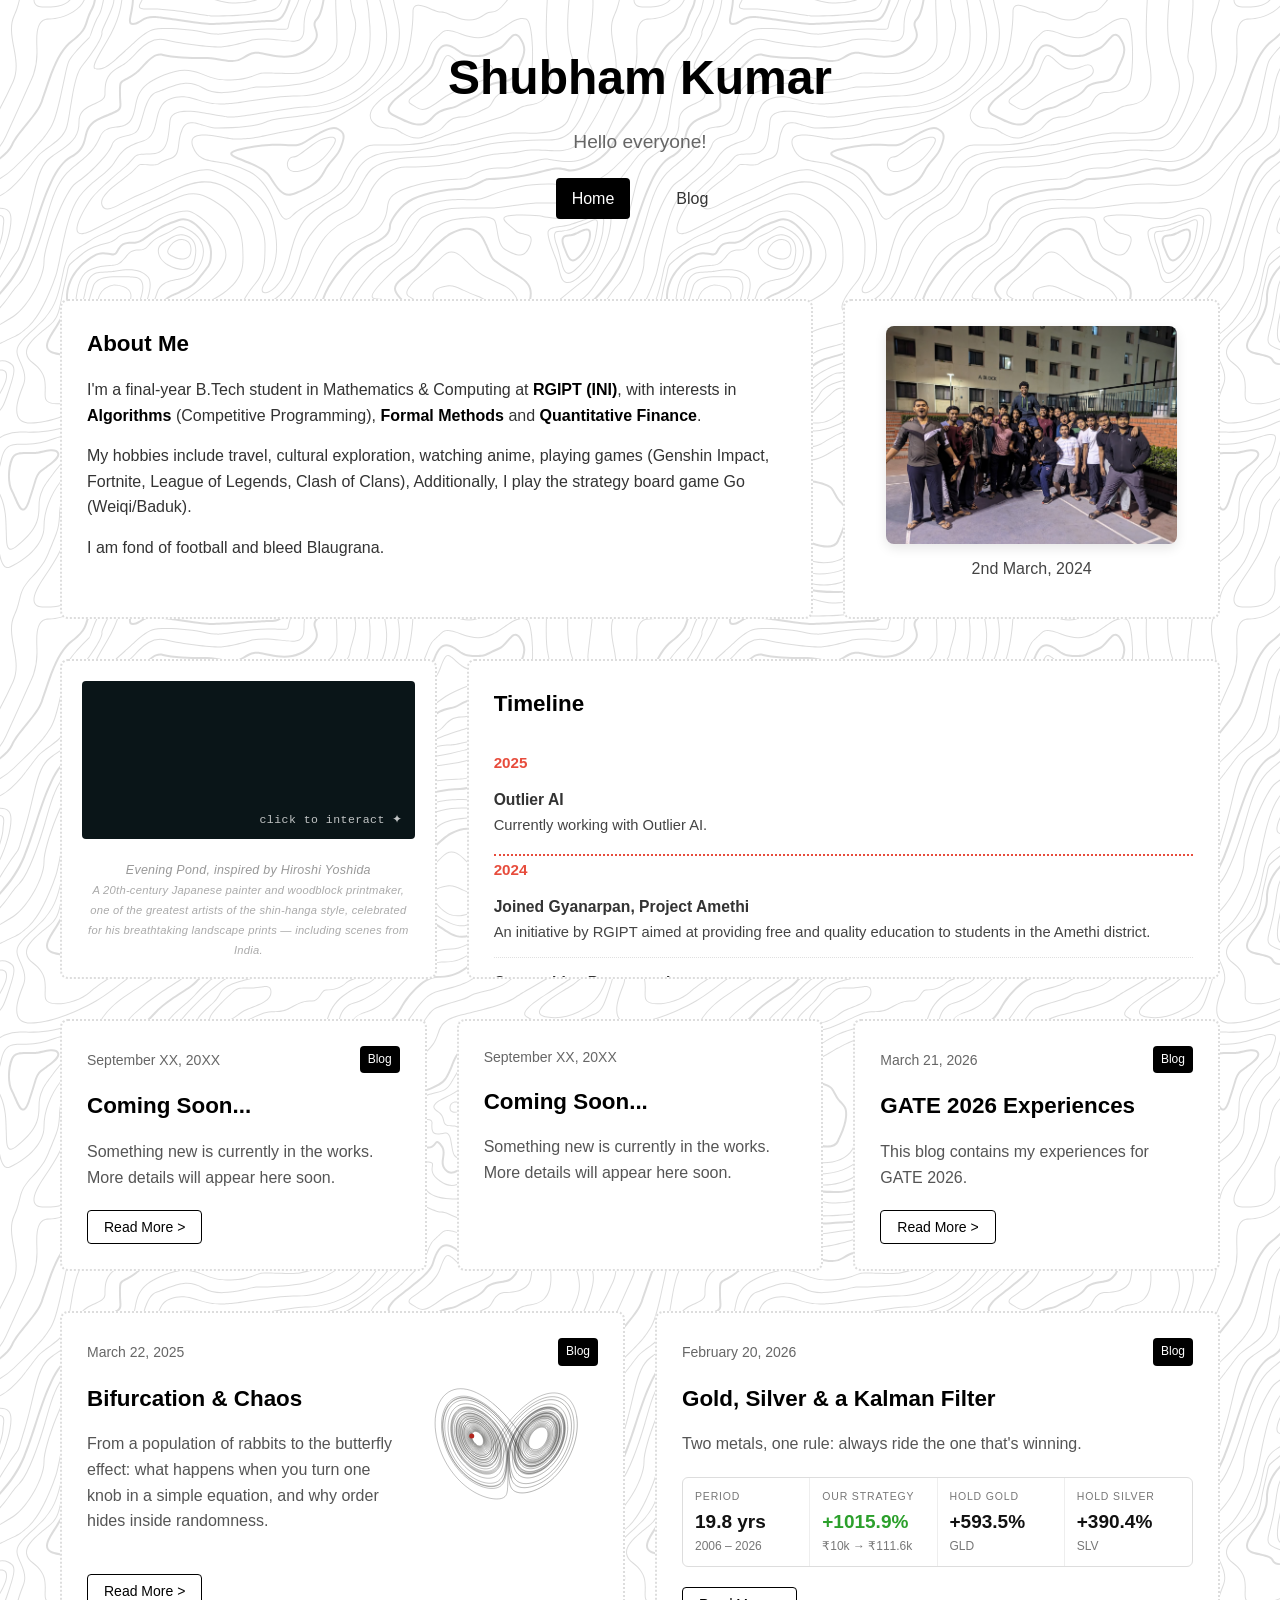
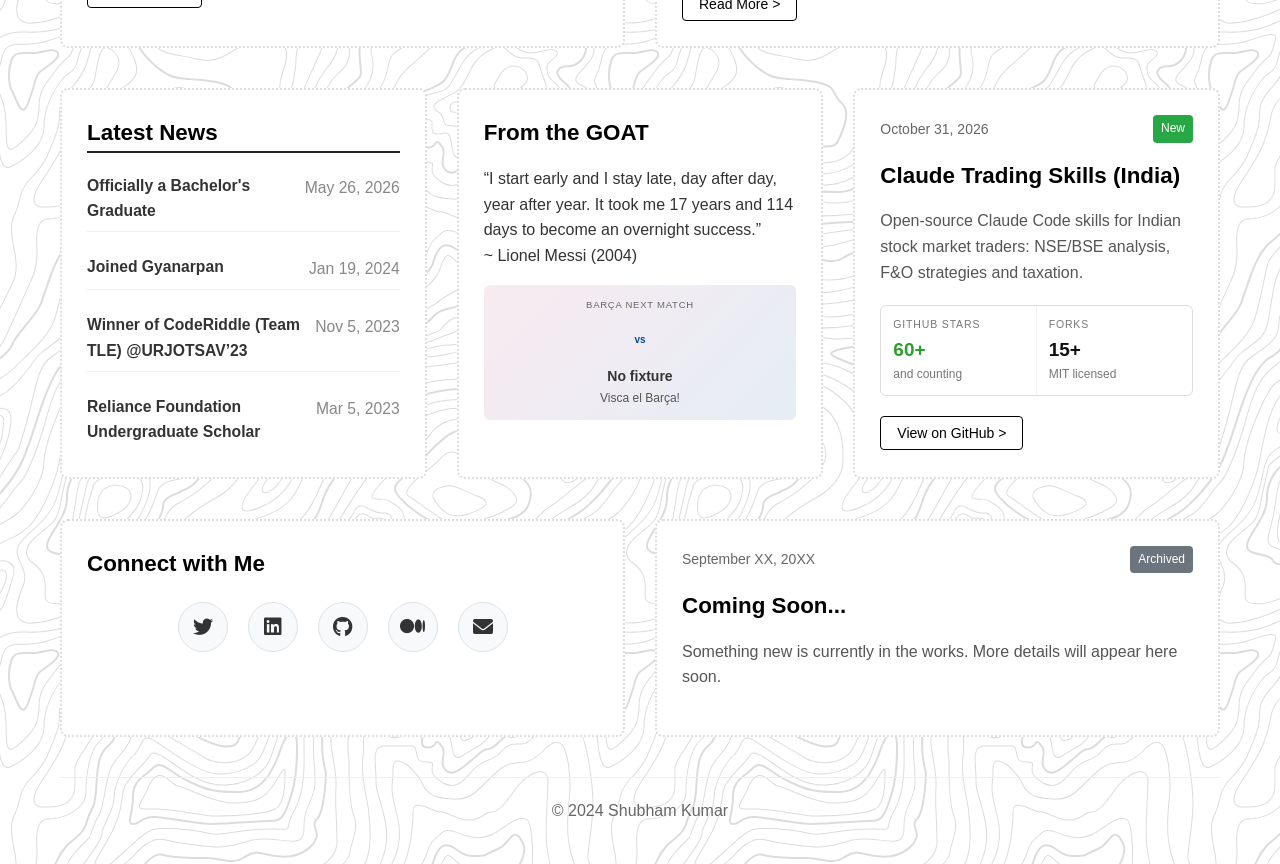
<file: index.html>
<!DOCTYPE html>
<html lang="en">
<head>
    <meta charset="UTF-8">
    <meta name="viewport" content="width=device-width, initial-scale=1.0">
    <title>Home | Shubham</title>
    <link rel="icon" type="image/png" href="Media/Favicon.png">
    <link rel="stylesheet" href="styles.css">
    <link href="https://cdnjs.cloudflare.com/ajax/libs/font-awesome/6.0.0/css/all.min.css" rel="stylesheet">
</head>
<body>
    <div class="container">
        <!-- Header Section -->
        <header class="header">
            <h1 class="main-title">Shubham Kumar</h1>
            <h1 class="main-title"></h1>
            <p class="greeting"><span id="dynamic-greeting">Hello everyone!</span></p>
            
            <nav class="navigation">
                <a href="index.html" class="nav-link active">Home</a>
                <a href="blog.html" class="nav-link">Blog</a>
                <!-- <a href="#" class="nav-link">Site</a>
                <a href="#" class="nav-link">V1</a> -->
            </nav>
            
            <!-- <div class="search-container">
                <input type="text" placeholder="Search..." class="search-input">
                <button class="search-clear">×</button>
            </div> -->
        </header>

        <!-- Main Content -->
        <main class="main-content">
            <!-- Top Row - About Me and Profile Image -->
            <div class="content-row about-top-row">
                <div class="content-card about-me-card">
                    <h3 class="card-title">About Me</h3>
                    <div class="about-text">
                        <p>I'm a final-year B.Tech student in Mathematics & Computing at <strong>RGIPT (INI)</strong>, with interests in <strong>Algorithms</strong> (Competitive Programming), <strong>Formal Methods</strong> and <strong>Quantitative Finance</strong>.</p>
                        <p>My hobbies include travel, cultural exploration, watching anime, playing games (Genshin Impact, Fortnite, League of Legends, Clash of Clans), Additionally, I play the strategy board game Go (Weiqi/Baduk).</p>
                        <p>I am fond of football and bleed Blaugrana.</p>
                    </div>
                </div>
                <div class="content-card profile-image-card">
                    <div style="display: flex; flex-direction: column; align-items: center; width: 100%;">
                        <img src="Media/Me.jpg" alt="Profile Photo" class="profile-photo" />
                        <span style="margin-top: 12px; font-size: 1rem; color: #444;">2nd March, 2024</span>
                    </div>
                </div>
            </div>

            <!-- Second Row - Timeline and Music -->
            <div class="content-row about-second-row">
                <div class="content-card visual-escape-card">
                    <div class="ve-pond-wrap">
                        <iframe src="https://koi-pond-pixel.vercel.app/?embed=1&fish=7&rain=.35&reeds=.7&lilypads=1&sparkles=30&height=320&scale=1.15" title="Interactive pixel-art koi pond" loading="lazy" allow="fullscreen" scrolling="no"></iframe>
                        <span class="ve-pond-caption">click to interact ✦</span>
                    </div>
                    <span class="ve-subtitle" style="display:block; text-align:center; padding: 10px 0 0 0;">Evening Pond, inspired by Hiroshi Yoshida<br>
                        <span style="font-size:0.7rem; color:#aaa;">A 20th-century Japanese painter and woodblock printmaker, one of the greatest artists of the shin-hanga style, celebrated for his breathtaking landscape prints — including scenes from India.</span>
                    </span>
                </div>
                <div class="content-card">
                    <h3 class="card-title">Timeline</h3>
                    <div class="timeline-items">
                        <div class="timeline-year-label">2025</div>
                        <div class="timeline-item">
                            <div class="timeline-title">Outlier AI</div>
                            <div class="timeline-description">Currently working with Outlier AI.</div>
                        </div>
                        <!-- <div class="timeline-separator"></div>
                        <div class="timeline-item">
                            <div class="timeline-title">GATE CSE 2025</div>
                            <div class="timeline-description">Scored 98.22 percentile in Graduate Aptitude Test in Engineering (GATE) 2025.</div>
                        </div> -->
                        <div class="timeline-separator timeline-separator-red"></div>
                        <div class="timeline-year-label">2024</div>
                        <div class="timeline-item">
                            <div class="timeline-title">Joined Gyanarpan, Project Amethi</div>
                            <div class="timeline-description">An initiative by RGIPT aimed at providing free and quality education to students in the Amethi district.</div>
                        </div>
                        <div class="timeline-separator"></div>
                        <div class="timeline-item">
                            <div class="timeline-title">Competitive Programming</div>
                            <div class="timeline-description">Practiced on platforms such as Codeforces (Max Rating: 1298, Pupil), CodeChef (Max Rating: 1736), and LeetCode. Secured a global rank of 61 in CodeChef START113 among 30,000+ participants.</div>
                        </div>
                        <div class="timeline-separator timeline-separator-red"></div>
                        <div class="timeline-year-label">2023</div>
                        <div class="timeline-item">
                            <div class="timeline-title">Participated in ICPC</div>
                            <div class="timeline-description">International Collegiate Programming Contest (ICPC) is a team-based programming competition. Though we couldn’t make it to the results, I had a great time preparing for it with other two teammates.</div>
                        </div>
                        <div class="timeline-separator"></div>
                        <div class="timeline-item">
                            <div class="timeline-title">Winner of CodeRiddle (Team TLE)</div>
                            <div class="timeline-description">An algorithmic problem-solving contest held at URJOTSAV’23, the annual tech fest of RGIPT.</div>
                        </div>
                        <div class="timeline-separator"></div>
                        <div class="timeline-item">
                            <div class="timeline-title">Reliance Foundation Undergraduate Scholar</div>
                            <div class="timeline-description">Selected among the top 5,000 students from a pool of 40,000+ applicants.</div>
                        </div>
                        <div class="timeline-separator"></div>
                        <div class="timeline-item">
                            <div class="timeline-title">Participated in Meta Hacker Cup</div>
                            <div class="timeline-description">Competed in Meta’s annual international programming competition focused on problem-solving and algorithms.</div>
                        </div>
                        <div class="timeline-separator"></div>
                        <div class="timeline-item">
                            <div class="timeline-title">Did my First Hackathon</div>
                            <div class="timeline-description">Participated in Hack-cessible, my first hackathon, as a member of the amHACKS team.</div>
                        </div>
                        <div class="timeline-separator"></div>
                        <div class="timeline-item">
                            <div class="timeline-title">HSF-India Training at TIFR</div>
                            <div class="timeline-description">Attended the HSF-India Training by CERN. This training mainly focus on High Energy Physics and Machine Learning.</div>
                        </div>
                        <div class="timeline-separator"></div>
                        <div class="timeline-item">
                            <div class="timeline-title">Joined ACM Student Chapter</div>
                            <div class="timeline-description">Association for Computing Machinery (ACM) Student Chapter at RGIPT, is a student-run community that promotes learning, collaboration, and research in computer science.</div>
                        </div>
                        <div class="timeline-separator timeline-separator-red"></div>
                        <div class="timeline-year-label">2022</div>
                        <div class="timeline-item">
                            <div class="timeline-title">Wrote And Ran My First C Program</div>
                            <div class="timeline-description">Instead of the traditional "Hello World," my first program performed the addition of two numbers.</div>
                        </div>
                        <div class="timeline-separator"></div>
                        <div class="timeline-item">
                            <div class="timeline-title">Joined Rajiv Gandhi Institute of Petroleum Technology</div>
                            <div class="timeline-description">Joined Rajiv Gandhi Institute of Petroleum Technology as a Mathematics And Computing UG student.</div>
                        </div>
                    </div>
                </div>
            </div>

            <div class="content-row">
                <div class="content-card">
                    <div class="card-header">
                        <span class="date">September XX, 20XX</span>
                        <span class="category">Blog</span>
                    </div>
                    <h3 class="card-title">Coming Soon...</h3>
                    <p class="card-description">Something new is currently in the works. More details will appear here soon.</p>
                    <button class="read-more-btn" onclick="window.location.href='under-construction.html'">Read More ></button>
                </div>

                <div class="content-card">
                    <div class="card-header">
                        <span class="date">September XX, 20XX</span>
                    </div>
                    <h3 class="card-title">Coming Soon...</h3>
                    <p class="card-description">Something new is currently in the works. More details will appear here soon.</p>
                </div>

                <div class="content-card">
                    <div class="card-header">
                        <span class="date">March 21, 2026</span>
                        <span class="category">Blog</span>
                    </div>
                    <h3 class="card-title">GATE 2026 Experiences</h3>
                    <p class="card-description">This blog contains my experiences for GATE 2026.</p>
                    <button class="read-more-btn" onclick="window.location.href='under-construction.html'">Read More ></button>
                </div>
            </div>

            <!-- Bottom Row -->
            <div class="content-row">
                <div class="content-card">
                    <div class="card-header">
                        <span class="date">March 22, 2025</span>
                        <span class="category">Blog</span>
                    </div>
                    <div class="card-content-with-image">
                        <div class="text-content">
                            <h3 class="card-title">Bifurcation &amp; Chaos</h3>
                            <p class="card-description">From a population of rabbits to the butterfly effect: what happens when you turn one knob in a simple equation, and why order hides inside randomness.</p>
                        </div>
                        <div class="go-board-image">
                            <canvas id="lorenzCard" class="go-board-img" role="img" aria-label="A rotating Lorenz attractor at rho = 28"></canvas>
                        </div>
                    </div>
                    <button class="read-more-btn" onclick="window.location.href='bifurcation-and-chaos.html'">Read More ></button>
                </div>

                <div class="content-card">
                    <div class="card-header">
                        <span class="date">February 20, 2026</span>
                        <span class="category">Blog</span>
                    </div>
                    <h3 class="card-title">Gold, Silver &amp; a Kalman Filter</h3>
                    <p class="card-description">Two metals, one rule: always ride the one that's winning.</p>
                    <div class="home-stats" role="group" aria-label="Backtest results, 28 Apr 2006 to 12 Feb 2026">
                        <div><span class="k">Period</span><span class="v">19.8 yrs</span><span class="s">2006 – 2026</span></div>
                        <div class="win"><span class="k">Our strategy</span><span class="v">+1015.9%</span><span class="s">₹10k → ₹111.6k</span></div>
                        <div><span class="k">Hold gold</span><span class="v">+593.5%</span><span class="s">GLD</span></div>
                        <div><span class="k">Hold silver</span><span class="v">+390.4%</span><span class="s">SLV</span></div>
                    </div>
                    <button class="read-more-btn" onclick="window.location.href='gold-silver-kalman.html'">Read More ></button>
                </div>
            </div>

            <!-- Latest News Section -->
            <div class="content-row">
                <div class="content-card">
                    <h3 class="card-title" style="margin-bottom:0;">Latest News</h3>
                    <hr class="news-divider">
                    <div class="news-list">
                        <div class="news-item">
                            <span class="news-text" style="font-weight:600;">Officially a Bachelor's Graduate</span>
                            <span class="news-date" style="display:block; color:#888; font-size:0.98em; margin-top:2px;">May 26, 2026</span>
                        </div>
                        <div class="news-item">
                            <span class="news-text" style="font-weight:600;">Joined Gyanarpan</span>
                            <span class="news-date" style="display:block; color:#888; font-size:0.98em; margin-top:2px;">Jan 19, 2024</span>
                        </div>
                        <div class="news-item">
                            <span class="news-text" style="font-weight:600;">Winner of CodeRiddle (Team TLE) @URJOTSAV’23</span>
                            <span class="news-date" style="display:block; color:#888; font-size:0.98em; margin-top:2px;">Nov 5, 2023</span>
                        </div>
                        <div class="news-item">
                            <span class="news-text" style="font-weight:600;">Reliance Foundation Undergraduate Scholar</span>
                            <span class="news-date" style="display:block; color:#888; font-size:0.98em; margin-top:2px;">Mar 5, 2023</span>
                        </div>
                    </div>
                </div>

                <div class="content-card">
                    <h3 class="card-title">From the GOAT</h3>
                    <div class="poem-text" style="padding-left:0;">
                        <p>“I start early and I stay late, day after day, year after year. It took me 17 years and 114 days to become an overnight success.”</p>
                        <p>~ Lionel Messi (2004)</p>
                    </div>
                    <div class="barca-next" id="barcaNext" aria-live="polite">
                        <span class="barca-next-label">Barça Next Match</span>
                        <div class="barca-fixture">
                            <img id="barcaHomeBadge" alt="" width="34" height="34">
                            <span class="barca-vs">vs</span>
                            <img id="barcaAwayBadge" alt="" width="34" height="34">
                        </div>
                        <span id="barcaAway" class="barca-opponent">…</span>
                        <span id="barcaMeta" class="barca-meta">Loading…</span>
                        <span id="barcaCountdown" class="barca-countdown"></span>
                    </div>
                </div>

                <div class="content-card">
                    <div class="card-header">
                        <span class="date">October 31, 2026</span>
                        <span class="new-tag">New</span>
                    </div>
                    <h3 class="card-title">Claude Trading Skills (India)</h3>
                    <p class="card-description">Open-source Claude Code skills for Indian stock market traders: NSE/BSE analysis, F&amp;O strategies and taxation.</p>
                    <div class="home-stats home-stats-2" role="group" aria-label="GitHub repository stats">
                        <div class="win"><span class="k">GitHub stars</span><span class="v">60+</span><span class="s">and counting</span></div>
                        <div><span class="k">Forks</span><span class="v">15+</span><span class="s">MIT licensed</span></div>
                    </div>
                    <button class="read-more-btn" onclick="window.open('https://github.com/Shubhamkumartrichy/claude-trading-skills-india', '_blank', 'noopener')">View on GitHub ></button>
                </div>
            </div>

            <!-- Connect and Projects Section -->
            <div class="content-row">
                <div class="content-card">
                    <h3 class="card-title">Connect with Me</h3>
                    <div class="social-icons">
                        <a href="https://x.com/TheTortAndHare" class="social-icon" title="Twitter" target="_blank"><i class="fab fa-twitter"></i></a>
                        <a href="https://www.linkedin.com/in/shubhamkumartrichy/" class="social-icon" title="LinkedIn" target="_blank"><i class="fab fa-linkedin"></i></a>
                        <a href="https://github.com/Shubhamkumartrichy" class="social-icon" title="GitHub" target="_blank"><i class="fab fa-github"></i></a>
                        <a href="https://medium.com/@shubhamkumarcode" class="social-icon" title="Medium" target="_blank"><i class="fab fa-medium"></i></a>
                        <a href="mailto:shubhamkumarcode@gmail.com" class="social-icon" title="Email" target="_blank"><i class="fas fa-envelope"></i></a>
                    </div>
                </div>

                <div class="content-card">
                    <div class="card-header">
                        <span class="date">September XX, 20XX</span>
                        <span class="archived-tag">Archived</span>
                    </div>
                    <h3 class="card-title">Coming Soon...</h3>
                    <p class="card-description">Something new is currently in the works. More details will appear here soon.</p>
                </div>
            </div>
        </main>

        <!-- Footer -->
        <footer class="footer">
            <p>&copy; 2024 Shubham Kumar</p>
        </footer>
    </div>

    <!-- Mobile-only popup -->
<div id="mobile-popup" class="mobile-popup-overlay">
  <div class="mobile-popup-box">
    <h2 class="mobile-popup-title">Notice</h2>
    <p class="mobile-popup-msg">
      This website is designed for laptop/desktop viewing.<br>
      For the best experience, please use a larger screen.
    </p>
    <button id="mobile-popup-btn" class="mobile-popup-btn">Continue Anyways</button>
  </div>
</div>

    <script src="script.js"></script>
    <script src="https://cdn.plot.ly/plotly-latest.min.js"></script>
    <script>
        
const greetings = [
    "Hello everyone!",             // English
    "सभी को नमस्कार!",             // Hindi
    "எல்லோருக்கும் வணக்கம்!",      // Tamil
    "ಎಲ್ಲರಿಗೂ ನಮಸ್ಕಾರ!",          // Kannada
    "सर्वांना नमस्कार!",            // Marathi
    "こんにちは皆さん!",              // Japanese
    "大家好!",                       // Mandarin Chinese
    "Hallo zusammen!",              // German
    "¡Hola a todos!",               // Spanish
    "Bonjour à tous!",              // French
    "सर्वेभ्यः नमः!",               // Sanskrit
    "Ciao a tutti!",                // Italian
    "সবাইকে শুভেচ্ছা!",             // Bengali
    "എല്ലാവർക്കും നമസ്കാരം!",         // Malayalam
    "అందరికి నమస్కారం!",             // Telugu
    "ਸਾਰੇਆਂ ਨੂੰ ਨਮਸਕਾਰ!"           // Punjabi
];

let idx = 0;
setInterval(() => {
    const greetingEl = document.getElementById('dynamic-greeting');
    if (greetingEl) {
        greetingEl.textContent = greetings[idx];
    }
    idx = (idx + 1) % greetings.length;
}, 1000);
</script>
<script>
document.addEventListener("DOMContentLoaded", function() {
    const mapEl = document.getElementById("map");
    if (mapEl && window.Plotly) {
        var longStay = {
          type: 'scattergeo',
          mode: 'markers',
          name: 'Spent >250 days',
          text: [
            "Nalanda (2005-2008)",
            "Kolkata (2008-2010)",
            "Trichy (2010-2020)",
            "New Delhi (2020-2022)",
            "Jais (2022-2025)",
            "Bengaluru (2025-2026)"
          ],
          lon: [85.52, 88.36, 78.69, 77.21, 81.69, 77.59],
          lat: [25.13, 22.57, 10.81, 28.61, 26.25, 12.97],
          marker: { size: 10, color: 'teal', symbol: 'circle' },
          hovertemplate: "%{text}<extra></extra>"
        };

        var shortStay = {
          type: 'scattergeo',
          mode: 'markers',
          name: 'Spent <250 days',
          text: ["Dehradun (2022)", "Wayanad (2024)", "Munnar (2024)"],
          lon: [78.0322, 76.1320, 77.0595],
          lat: [30.3165, 11.6854, 10.0889],
          marker: { size: 10, color: 'orange', symbol: 'circle' },
          hovertemplate: "%{text}<extra></extra>"
        };

        var layout = {
          geo: {
            scope: 'world',
            projection: { type: 'natural earth' },
            showland: true,
            landcolor: "#f7f7f7",
            showcountries: true,
            countrycolor: "#222",
            countrywidth: 0.5,
            showframe: false,
            showcoastlines: false,
            bgcolor: 'rgba(0,0,0,0)'
          },
          legend: {
            x: 0.05,
            y: 0.95,
            bgcolor: "#fff",
            bordercolor: "#ccc",
            borderwidth: 1,
            font: {size: 12}
          },
          margin: {t: 0, r: 0, l: 0, b: 0}
        };

        Plotly.newPlot(mapEl, [longStay, shortStay], layout, {displayModeBar: false, responsive: true});
    }

    const posters = [
        {src: "Media/Music/1.jpg", link: "https://music.youtube.com/watch?v=Ye-IK7YCE60", title: "Experience - Ludovico Einaudi"},
        {src: "Media/Music/forest au lait.jpg", link: "https://music.youtube.com/watch?v=NIbIHn9QIME", title: "Butterfly Waltz - Brian Crain"},
        {src: "Media/Music/river flows in you.jpg", link: "https://music.youtube.com/watch?v=LbQvd99RSiY", title: "River Flows in You - Yiruma"},
        {src: "Media/Music/Spirited_Away_Japanese_poster.png", link: "https://www.youtube.com/playlist?list=PLJrkymb-Pon9EEoyUtHwoQfk8DHp8_h-O", title: "Nuvole Bianche - Ludovico Einaudi"}
    ];
    let musicIdx = 0;
    const posterEl = document.getElementById('music-poster');
    const dotsContainer = document.querySelector('.music-dots');
    const prevBtn = document.querySelector('.music-nav-btn.prev-btn');
    const nextBtn = document.querySelector('.music-nav-btn.next-btn');
    const infoIcon = document.querySelector('.music-info-icon');

    if (!posterEl || !dotsContainer || !prevBtn || !nextBtn || !infoIcon) {
        return;
    }

    function renderDots() {
        dotsContainer.innerHTML = '';
        posters.forEach((_, i) => {
            const dot = document.createElement('span');
            dot.className = 'dot' + (i === musicIdx ? ' active' : '');
            dot.style.cssText = 'width:12px;height:12px;border-radius:50%;background:#fff;opacity:' + (i === musicIdx ? '0.8' : '0.4') + ';margin:0 4px;display:inline-block;transition:opacity 0.2s;';
            dot.onclick = () => {
                musicIdx = i;
                updatePoster(musicIdx);
            };
            dotsContainer.appendChild(dot);
        });
    }

    function updatePoster(idx) {
        posterEl.src = posters[idx].src;
        renderDots();
    }

    posterEl.onclick = () => window.open(posters[musicIdx].link, '_blank');
    prevBtn.onclick = () => {
        musicIdx = (musicIdx - 1 + posters.length) % posters.length;
        updatePoster(musicIdx);
    };
    nextBtn.onclick = () => {
        musicIdx = (musicIdx + 1) % posters.length;
        updatePoster(musicIdx);
    };
    infoIcon.onclick = () => alert("Click on the image to listen");

    updatePoster(musicIdx);

    setInterval(() => {
        musicIdx = (musicIdx + 1) % posters.length;
        updatePoster(musicIdx);
    }, 1500);
});
</script>
<script>
// Rotating Lorenz attractor (rho = 28) for the Bifurcation & Chaos card
(function () {
    const c = document.getElementById('lorenzCard');
    if (!c) return;
    const SIG = 10, BET = 8 / 3, RHO = 28, H = 0.005;
    const s = [1, 1, 1];
    const f = (x, y, z) => [SIG * (y - x), x * (RHO - z) - y, x * y - BET * z];
    function step() {
        const [x, y, z] = s;
        const k1 = f(x, y, z);
        const k2 = f(x + H / 2 * k1[0], y + H / 2 * k1[1], z + H / 2 * k1[2]);
        const k3 = f(x + H / 2 * k2[0], y + H / 2 * k2[1], z + H / 2 * k2[2]);
        const k4 = f(x + H * k3[0], y + H * k3[1], z + H * k3[2]);
        for (let i = 0; i < 3; i++) s[i] += H / 6 * (k1[i] + 2 * k2[i] + 2 * k3[i] + k4[i]);
    }
    for (let i = 0; i < 400; i++) step();
    const N = 9000, pts = new Float32Array(N * 3);
    for (let i = 0; i < N; i++) { pts[3 * i] = s[0]; pts[3 * i + 1] = s[1]; pts[3 * i + 2] = s[2]; step(); }

    let ctx, w, h, theta = -0.6, head = 0, running = true;
    function fit() {
        const dpr = Math.min(window.devicePixelRatio || 1, 2);
        w = c.clientWidth; h = c.clientHeight;
        c.width = Math.round(w * dpr); c.height = Math.round(h * dpr);
        ctx = c.getContext('2d'); ctx.setTransform(dpr, 0, 0, dpr, 0, 0);
    }
    function draw() {
        ctx.clearRect(0, 0, w, h);
        const sc = Math.min(w / 56, h / 46), cx = w / 2, cy = h / 2 + 26 * sc;
        const ct = Math.cos(theta), st = Math.sin(theta), CH = 120;
        ctx.lineWidth = 0.6;
        for (let a = 0; a < N - 1; a += CH) {
            const e = Math.min(N - 1, a + CH);
            let d = 0;
            ctx.beginPath();
            for (let i = a; i <= e; i++) {
                const x = pts[3 * i], y = pts[3 * i + 1], z = pts[3 * i + 2];
                d += x * st + y * ct;
                const X = cx + (x * ct - y * st) * sc, Y = cy - z * sc;
                i === a ? ctx.moveTo(X, Y) : ctx.lineTo(X, Y);
            }
            const t = Math.max(0, Math.min(1, (d / (e - a + 1) + 22) / 44));
            ctx.strokeStyle = 'rgba(29,29,27,' + (0.2 + 0.6 * t) + ')';
            ctx.stroke();
        }
        const x = pts[3 * head], y = pts[3 * head + 1], z = pts[3 * head + 2];
        ctx.fillStyle = '#b3261e';
        ctx.beginPath(); ctx.arc(cx + (x * ct - y * st) * sc, cy - z * sc, 2.5, 0, 7); ctx.fill();
    }
    function frame() {
        if (!running) return;
        theta += 0.004; head = (head + 3) % N;
        draw();
        requestAnimationFrame(frame);
    }
    fit(); draw();
    window.addEventListener('resize', () => { fit(); draw(); });
    if (window.matchMedia('(prefers-reduced-motion: reduce)').matches) return;
    if ('IntersectionObserver' in window) {
        new IntersectionObserver(es => {
            const vis = es[0].isIntersecting;
            if (vis && !running) { running = true; requestAnimationFrame(frame); }
            else if (!vis) running = false;
        }).observe(c);
    }
    requestAnimationFrame(frame);
})();
</script>
<script>
// Next FC Barcelona fixture (TheSportsDB free API, cached for an hour)
(function () {
    const box = document.getElementById('barcaNext');
    if (!box) return;
    const API = 'https://www.thesportsdb.com/api/v1/json/123/eventsnext.php?id=133739';
    const KEY = 'barcaNextCache';
    const $ = id => document.getElementById(id);
    let kickoff = null;

    function readCache() {
        try {
            const c = JSON.parse(localStorage.getItem(KEY));
            if (c && Date.now() - c.t < 3600e3) return c.ev;
        } catch (e) {}
        return null;
    }
    function writeCache(ev) {
        try { localStorage.setItem(KEY, JSON.stringify({ t: Date.now(), ev })); } catch (e) {}
    }
    function badge(img, url, name) {
        if (!url) { img.style.visibility = 'hidden'; return; }
        img.src = url + '/small';
        img.alt = name + ' crest';
        img.onerror = () => { img.onerror = null; img.src = url; };
    }
    function tick() {
        if (!kickoff) return;
        const ms = kickoff - Date.now();
        const el = $('barcaCountdown');
        if (ms <= 0) { el.textContent = ms > -2 * 3600e3 ? 'Live now' : ''; return; }
        const d = Math.floor(ms / 864e5), h = Math.floor(ms / 36e5) % 24, m = Math.floor(ms / 6e4) % 60;
        el.textContent = d > 0 ? `in ${d}d ${h}h` : `in ${h}h ${m}m`;
    }
    function render(ev) {
        if (!ev) { fail(); return; }
        const home = /barcelona/i.test(ev.strHomeTeam);
        $('barcaAway').textContent = (home ? 'vs ' + ev.strAwayTeam : '@ ' + ev.strHomeTeam);
        badge($('barcaHomeBadge'), ev.strHomeTeamBadge, ev.strHomeTeam);
        badge($('barcaAwayBadge'), ev.strAwayTeamBadge, ev.strAwayTeam);
        kickoff = ev.strTimestamp ? new Date(ev.strTimestamp + (/[zZ]|[+-]\d\d:?\d\d$/.test(ev.strTimestamp) ? '' : 'Z')) : null;
        const when = kickoff && !isNaN(kickoff)
            ? kickoff.toLocaleString(undefined, { day: 'numeric', month: 'short', hour: '2-digit', minute: '2-digit' })
            : (ev.dateEvent || '');
        $('barcaMeta').textContent = when;
        box.classList.add('ready');
        tick();
        setInterval(tick, 60e3);
    }
    function fail() {
        $('barcaMeta').textContent = 'Visca el Barça!';
        $('barcaAway').textContent = 'No fixture';
        $('barcaAwayBadge').style.visibility = 'hidden';
        $('barcaHomeBadge').style.visibility = 'hidden';
    }

    const cached = readCache();
    if (cached) { render(cached); return; }
    fetch(API)
        .then(r => r.ok ? r.json() : Promise.reject(r.status))
        .then(d => {
            const now = Date.now() - 2 * 3600e3;
            const ev = (d.events || []).find(e => !e.strTimestamp || new Date(e.strTimestamp + 'Z') > now) || null;
            if (ev) writeCache(ev);
            render(ev);
        })
        .catch(fail);
})();
</script>
</body>
</html>
</file>
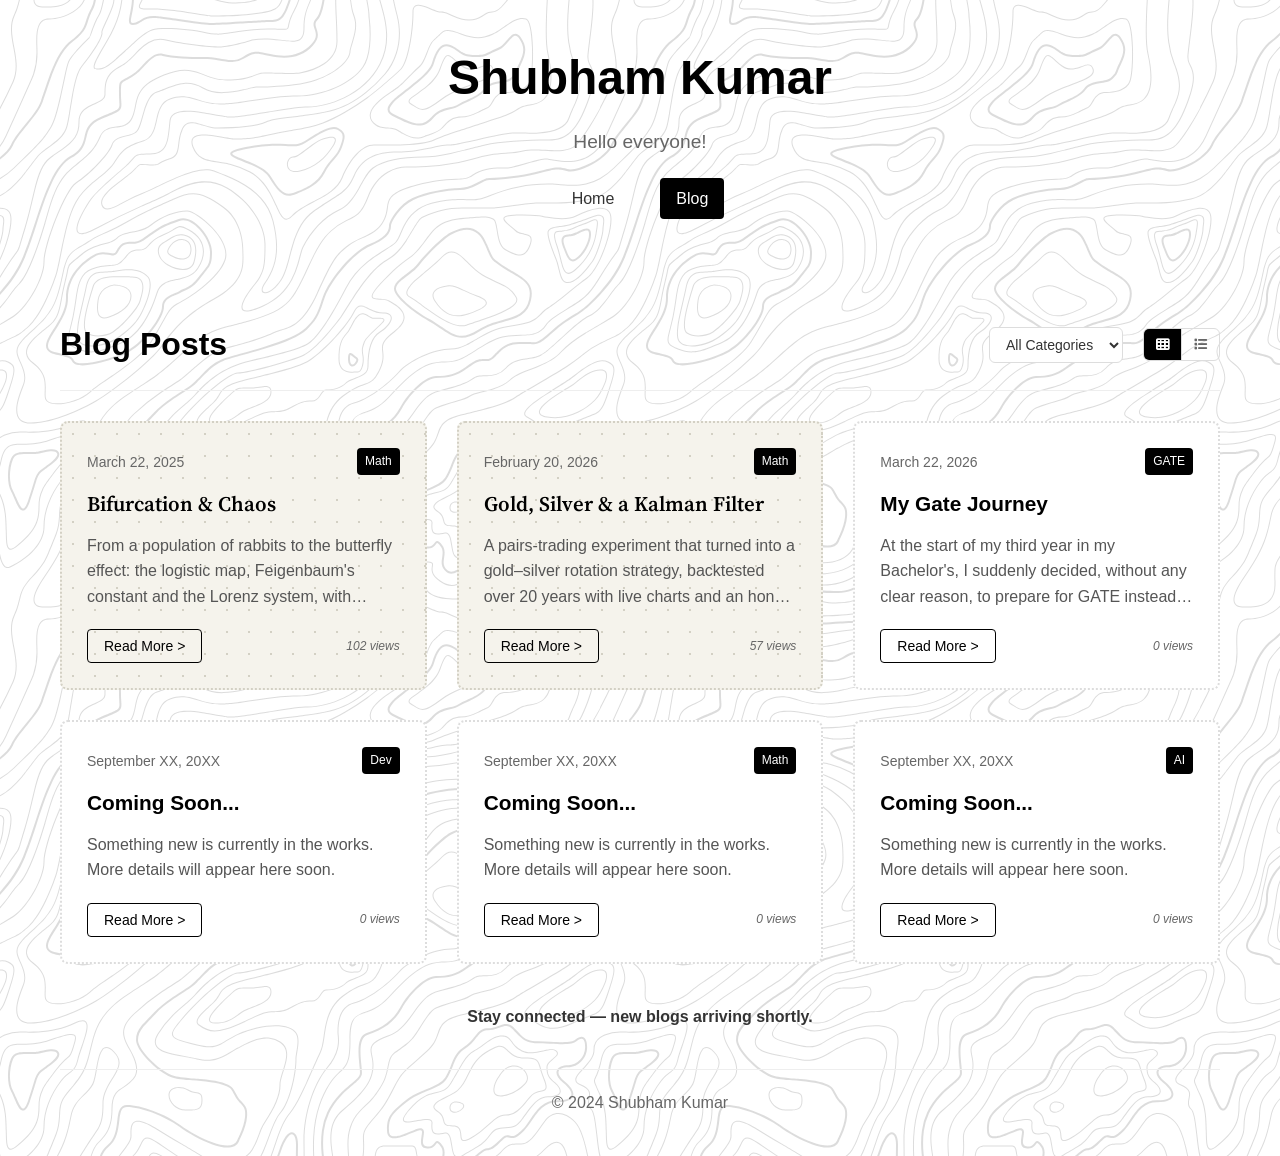
<file: blog.html>
<!DOCTYPE html>
<html lang="en">
<head>
    <meta charset="UTF-8">
    <meta name="viewport" content="width=device-width, initial-scale=1.0">
    <title>Blog Index | Shubham</title>
    <link rel="icon" type="image/png" href="Media/Favicon.png">
    <link rel="stylesheet" href="styles.css">
    <link href="https://fonts.googleapis.com/css2?family=Source+Serif+4:opsz,wght@8..60,600&display=swap" rel="stylesheet">
    <link href="https://cdnjs.cloudflare.com/ajax/libs/font-awesome/6.0.0/css/all.min.css" rel="stylesheet">
</head>
<body>
    <div class="container">
        <!-- Header Section -->
        <header class="header">
            <h1 class="main-title">Shubham Kumar</h1>
            <p class="greeting"><span id="dynamic-greeting">Hello everyone!</span></p>
            
            <nav class="navigation">
                <a href="index.html" class="nav-link">Home</a>
                <a href="blog.html" class="nav-link active">Blog</a>
                <!-- <a href="#" class="nav-link">Site</a>
                <a href="#" class="nav-link">V1</a> -->
            </nav>
            
            <!-- <div class="search-container">
                <input type="text" placeholder="Search..." class="search-input">
                <button class="search-clear">×</button>
            </div> -->
        </header>

        <!-- Blog Header -->
        <div class="blog-header">
            <h2 class="blog-title">Blog Posts</h2>
            <div class="blog-controls">
                <select class="category-filter">
                    <option value="all">All Categories</option>
                    <option value="gate">GATE</option>
                    <option value="dev">Dev</option>
                    <option value="ai">AI</option>
                    <option value="math">Math</option>
                </select>
                <div class="layout-toggle">
                    <button class="layout-btn grid-btn active" data-layout="grid">
                        <i class="fas fa-th"></i>
                    </button>
                    <button class="layout-btn list-btn" data-layout="list">
                        <i class="fas fa-list"></i>
                    </button>
                </div>
            </div>
        </div>

        <!-- Main Content -->
        <main class="main-content">
            <!-- Blog Posts Grid -->
            <div class="blog-grid" id="blogGrid">
                <!-- Blog Post 1 -->
                <div class="blog-card card-paper" data-category="math">
                    <div class="card-header">
                        <span class="date">March 22, 2025</span>
                        <span class="category">Math</span>
                    </div>
                    <h3 class="card-title">Bifurcation &amp; Chaos</h3>
                    <p class="card-description">From a population of rabbits to the butterfly effect: the logistic map, Feigenbaum's constant and the Lorenz system, with interactive figures.</p>
                    <div class="blog-card-footer">
                        <button class="read-more-btn" onclick="window.location.href='bifurcation-and-chaos.html'">Read More ></button>
                        <span class="views">102 views</span>
                    </div>
                </div>

                <!-- Blog Post: Gold, Silver & a Kalman Filter -->
                <div class="blog-card card-paper" data-category="math">
                    <div class="card-header">
                        <span class="date">February 20, 2026</span>
                        <span class="category">Math</span>
                    </div>
                    <h3 class="card-title">Gold, Silver &amp; a Kalman Filter</h3>
                    <p class="card-description">A pairs-trading experiment that turned into a gold–silver rotation strategy, backtested over 20 years with live charts and an honest stress test.</p>
                    <div class="blog-card-footer">
                        <button class="read-more-btn" onclick="window.location.href='gold-silver-kalman.html'">Read More ></button>
                        <span class="views">57 views</span>
                    </div>
                </div>

                <!-- Blog Post 2 -->
                <div class="blog-card" data-category="gate">
                    <div class="card-header">
                        <span class="date">March 22, 2026</span>
                        <span class="category">GATE</span>
                    </div>
                    <h3 class="card-title">My Gate Journey</h3>
                    <p class="card-description">At the start of my third year in my Bachelor's, I suddenly decided, without any clear reason, to prepare for GATE instead of going abroad. I had always dreamed of...</p>
                    <div class="blog-card-footer">
                        <button class="read-more-btn" onclick="window.location.href='under-construction.html'">Read More ></button>
                        <span class="views">0 views</span>
                    </div>
                </div>

                <!-- Blog Post 3 -->
                <div class="blog-card" data-category="dev">
                    <div class="card-header">
                        <span class="date">September XX, 20XX</span>
                        <span class="category">Dev</span>
                    </div>
                    <h3 class="card-title">Coming Soon...</h3>
                    <p class="card-description">Something new is currently in the works.<br>More details will appear here soon.</p>
                    <div class="blog-card-footer">
                        <button class="read-more-btn" onclick="window.location.href='under-construction.html'">Read More ></button>
                        <span class="views">0 views</span>
                    </div>
                </div>

                <!-- Blog Post 4 -->
                <div class="blog-card" data-category="ai">
                    <div class="card-header">
                        <span class="date">September XX, 20XX</span>
                        <span class="category">Math</span>
                    </div>
                    <h3 class="card-title">Coming Soon...</h3>
                    <p class="card-description">Something new is currently in the works.<br>More details will appear here soon.</p>
                    <div class="blog-card-footer">
                        <button class="read-more-btn" onclick="window.location.href='under-construction.html'">Read More ></button>
                        <span class="views">0 views</span>
                    </div>
                </div>

                <!-- Blog Post 5 -->
                <div class="blog-card" data-category="ai">
                    <div class="card-header">
                        <span class="date">September XX, 20XX</span>
                        <span class="category">AI</span>
                    </div>
                    <h3 class="card-title">Coming Soon...</h3>
                    <p class="card-description">Something new is currently in the works.<br>More details will appear here soon.</p>
                    <div class="blog-card-footer">
                        <button class="read-more-btn" onclick="window.location.href='under-construction.html'">Read More ></button>
                        <span class="views">0 views</span>
                    </div>
                </div>

                <!-- Blog  Post 7
                <div class="blog-card" data-category="dev">
                    <div class="card-header">
                        <span class="date">September XX, 20XX</span>
                        <span class="category">Dev</span>
                    </div>
                    <h3 class="card-title">Coming Soon...</h3>
                    <p class="card-description">Something new is currently in the works.<br>More details will appear here soon.</p>
                    <div class="blog-card-footer">
                        <button class="read-more-btn" onclick="window.location.href='under-construction.html'">Read More ></button>
                        <span class="views">567 views</span>
                    </div>
                </div>

                 Blog Post 8 
                <div class="blog-card" data-category="baduk">
                    <div class="card-header">
                        <span class="date">September XX, 20XX</span>
                        <span class="category">Baduk</span>
                    </div>
                    <h3 class="card-title">Coming Soon...</h3>
                    <p class="card-description">Something new is currently in the works.<br>More details will appear here soon.</p>
                    <div class="blog-card-footer">
                        <button class="read-more-btn" onclick="window.location.href='under-construction.html'">Read More ></button>
                        <span class="views">734 views</span>
                    </div>
                </div> -->
            </div> 

            <!-- Load More Button -->
            <div class="load-more-container">
                <div class="load-more-message">
                    <!-- <i class="fas fa-spinner fa-spin" style="color:#000;margin-right:8px;"></i> -->
                    <strong>Stay connected — new blogs arriving shortly.</strong>
                </div>
            </div>
        </main>

        <!-- Footer -->
        <footer class="footer">
            <p>&copy; 2024 Shubham Kumar</p>
        </footer>
    </div>

    <script src="script.js"></script>
    <script>

const greetings = [
    "Hello everyone!",             // English
    "सभी को नमस्कार!",             // Hindi
    "எல்லோருக்கும் வணக்கம்!",      // Tamil
    "ಎಲ್ಲರಿಗೂ ನಮಸ್ಕಾರ!",          // Kannada
    "सर्वांना नमस्कार!",            // Marathi
    "こんにちは皆さん!",              // Japanese
    "大家好!",                       // Mandarin Chinese
    "Hallo zusammen!",              // German
    "¡Hola a todos!",               // Spanish
    "Bonjour à tous!",              // French
    "सर्वेभ्यः नमः!",               // Sanskrit
    "Ciao a tutti!",                // Italian
    "সবাইকে শুভেচ্ছা!",             // Bengali
    "എല്ലാവർക്കും നമസ്കാരം!",         // Malayalam
    "అందరికి నమస్కారం!",             // Telugu
    "ਸਾਰੇਆਂ ਨੂੰ ਨਮਸਕਾਰ!"           // Punjabi
];

let idx = 0;
setInterval(() => {
    const el = document.getElementById('dynamic-greeting');
    if (el) {
        el.textContent = greetings[idx];
        idx = (idx + 1) % greetings.length;
    }
}, 1000);
</script>
</body>
</html>
</file>
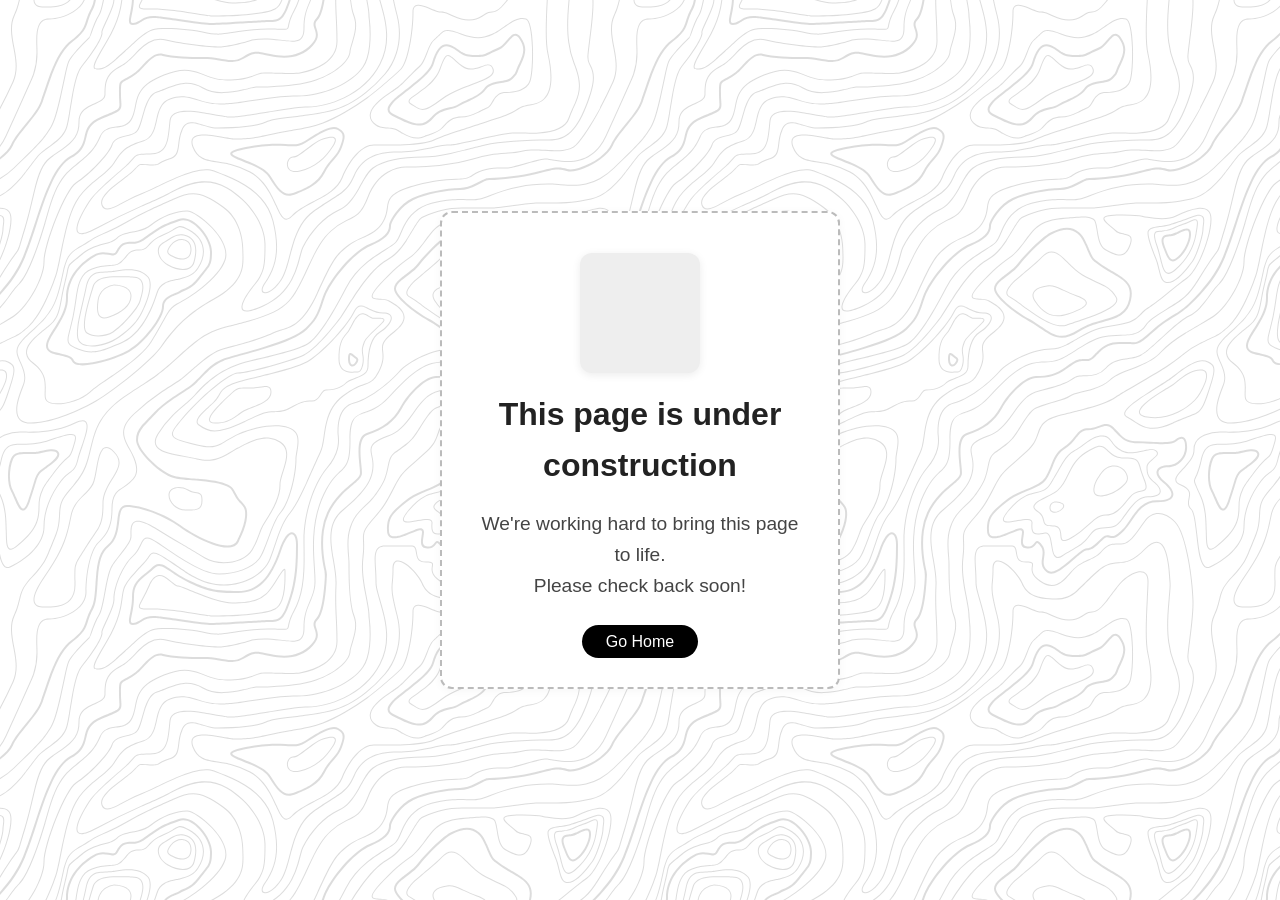
<file: under-construction.html>
<!DOCTYPE html>
<html lang="en">
<head>
    <meta charset="UTF-8">
    <meta name="viewport" content="width=device-width, initial-scale=1.0">
    <title>Under Construction | Shubham</title>
    <link rel="icon" type="image/png" href="Media/Favicon.png">
    <link rel="stylesheet" href="styles.css">
    <link href="https://cdnjs.cloudflare.com/ajax/libs/font-awesome/6.0.0/css/all.min.css" rel="stylesheet">
    <style>
        body {
            min-height: 100vh;
            display: flex;
            flex-direction: column;
            justify-content: center;
            align-items: center;
        }
        .uc-container {
            background: #fff;
            border: 2px dashed #bbb;
            border-radius: 12px;
            padding: 40px 32px 32px 32px;
            box-shadow: 0 2px 8px rgba(0,0,0,0.04);
            text-align: center;
            max-width: 400px;
            margin: 40px 16px;
        }
        .uc-title {
            font-size: 2rem;
            font-weight: bold;
            margin-bottom: 18px;
            color: #222;
        }
        .uc-msg {
            font-size: 1.2rem;
            color: #444;
            margin-bottom: 28px;
        }
        .uc-video {
            width: 120px;
            height: 120px;
            margin: 0 auto 16px auto;
            border-radius: 12px;
            background: #eee;
            display: flex;
            align-items: center;
            justify-content: center;
            overflow: hidden;
            box-shadow: 0 2px 8px rgba(0,0,0,0.08);
        }
        @media (max-width: 600px) {
            .uc-container {
                padding: 24px 8px 16px 8px;
                max-width: 95vw;
            }
            .uc-title {
                font-size: 1.3rem;
            }
            .uc-msg {
                font-size: 1rem;
            }
            .uc-video {
                width: 80px;
                height: 80px;
            }
        }
    </style>
</head>
<body>
    <div class="uc-container">
        <div class="uc-video">
            <video src="Media/load.mp4" autoplay loop muted playsinline width="100%" height="100%"></video>
        </div>
        <div class="uc-title">This page is under construction</div>
        <div class="uc-msg">We're working hard to bring this page to life.<br>Please check back soon!</div>
        <a href="index.html" class="nav-link" style="background:#000;color:#fff;padding:8px 24px;border-radius:20px;">Go Home</a>
    </div>
</body>
</html>
</file>
<file: styles.css>
* {
    margin: 0;
    padding: 0;
    box-sizing: border-box;
}

body {
    font-family: -apple-system, BlinkMacSystemFont, 'Segoe UI', Roboto, Oxygen, Ubuntu, Cantarell, sans-serif;
    background-color: #ffffff;
    background-image: url("data:image/svg+xml,%3Csvg xmlns='http://www.w3.org/2000/svg' width='600' height='600' viewBox='0 0 600 600'%3E%3Cpath fill='%23696969' fill-opacity='0.23' d='M600 325.1v-1.17c-6.5 3.83-13.06 7.64-14.68 8.64-10.6 6.56-18.57 12.56-24.68 19.09-5.58 5.95-12.44 10.06-22.42 14.15-1.45.6-2.96 1.2-4.83 1.9l-4.75 1.82c-9.78 3.75-14.8 6.27-18.98 10.1-4.23 3.88-9.65 6.6-16.77 8.84-1.95.6-3.99 1.17-6.47 1.8l-6.14 1.53c-5.29 1.35-8.3 2.37-10.54 3.78-3.08 1.92-6.63 3.26-12.74 5.03a384.1 384.1 0 0 1-4.82 1.36c-2.04.58-3.6 1.04-5.17 1.52a110.03 110.03 0 0 0-11.2 4.05c-2.7 1.15-5.5 3.93-8.78 8.4a157.68 157.68 0 0 0-6.15 9.2c-5.75 9.07-7.58 11.74-10.24 14.51a50.97 50.97 0 0 1-4.6 4.22c-2.33 1.9-10.39 7.54-11.81 8.74a14.68 14.68 0 0 0-3.67 4.15c-1.24 2.3-1.9 4.57-2.78 8.87-2.17 10.61-3.52 14.81-8.2 22.1-4.07 6.33-6.8 9.88-9.83 12.99-.47.48-.95.96-1.5 1.48l-3.75 3.56c-1.67 1.6-3.18 3.12-4.86 4.9a42.44 42.44 0 0 0-9.89 16.94c-2.5 8.13-2.72 15.47-1.76 27.22.47 5.82.51 6.36.51 8.18 0 10.51.12 17.53.63 25.78.24 4.05.56 7.8.97 11.22h.9c-1.13-9.58-1.5-21.83-1.5-37 0-1.86-.04-2.4-.52-8.26-.94-11.63-.72-18.87 1.73-26.85a41.44 41.44 0 0 1 9.65-16.55c1.67-1.76 3.18-3.27 4.83-4.85.63-.6 3.13-2.96 3.75-3.57a71.6 71.6 0 0 0 1.52-1.5c3.09-3.16 5.86-6.76 9.96-13.15 4.77-7.42 6.15-11.71 8.34-22.44.86-4.21 1.5-6.4 2.68-8.6.68-1.25 1.79-2.48 3.43-3.86 1.38-1.15 9.43-6.8 11.8-8.72 1.71-1.4 3.26-2.81 4.7-4.3 2.72-2.85 4.56-5.54 10.36-14.67a156.9 156.9 0 0 1 6.1-9.15c3.2-4.33 5.9-7.01 8.37-8.07 3.5-1.5 7.06-2.77 11.1-4.02a233.84 233.84 0 0 1 7.6-2.2l2.38-.67c6.19-1.79 9.81-3.16 12.98-5.15 2.14-1.33 5.08-2.33 10.27-3.65l6.14-1.53c2.5-.63 4.55-1.2 6.52-1.82 7.24-2.27 12.79-5.06 17.15-9.05 4.05-3.72 9-6.2 18.66-9.9l4.75-1.82c1.87-.72 3.39-1.31 4.85-1.91 10.1-4.15 17.07-8.32 22.76-14.4 6.05-6.45 13.95-12.4 24.49-18.92 1.56-.96 7.82-4.6 14.15-8.33v-64.58c-4 8.15-8.52 14.85-12.7 17.9-2.51 1.82-5.38 4.02-9.04 6.92a1063.87 1063.87 0 0 0-6.23 4.98l-1.27 1.02a2309.25 2309.25 0 0 1-4.87 3.9c-7.55 6-12.9 10.05-17.61 13.19-3.1 2.06-3.86 2.78-8.06 7.13-5.84 6.07-11.72 8.62-29.15 10.95-11.3 1.5-20.04 4.91-30.75 11.07-1.65.94-7.27 4.27-6.97 4.1-2.7 1.58-4.69 2.69-6.64 3.66-5.63 2.8-10.47 4.17-15.71 4.17-17.13 0-41.44 11.51-51.63 22.83-12.05 13.4-31.42 27.7-45.25 31.16-7.4 1.85-11.85 7.05-14.04 14.69-1.26 4.4-1.58 8.28-1.58 13.82 0 .82.01.98.24 3.63.45 5.18.35 8.72-.77 13.26-1.53 6.2-4.89 12.6-10.59 19.43-13.87 16.65-22.88 46.58-22.88 71.68 0 2.39.02 4.26.06 8.75.12 10.8.1 15.8-.22 21.95-.56 11.18-2.09 20.73-5 29.3h-1.05c2.94-8.56 4.49-18.12 5.05-29.35.31-6.13.34-11.1.22-21.9-.04-4.48-.06-6.36-.06-8.75 0-25.32 9.07-55.47 23.12-72.32 5.6-6.72 8.88-12.99 10.38-19.03 1.09-4.4 1.18-7.85.74-12.93-.23-2.7-.24-2.86-.24-3.72 0-5.62.32-9.57 1.62-14.1 2.28-7.95 6.97-13.44 14.76-15.39 13.6-3.4 32.82-17.59 44.75-30.84C409 360.14 433.58 348.5 451 348.5c5.07 0 9.77-1.33 15.26-4.07 1.93-.96 3.9-2.05 6.58-3.62-.3.18 5.33-3.16 6.98-4.11 10.82-6.21 19.66-9.67 31.11-11.2 17.23-2.3 22.9-4.75 28.57-10.64 4.25-4.41 5.04-5.16 8.22-7.28 4.68-3.11 10.01-7.14 17.55-13.14a1113.33 1113.33 0 0 0 4.86-3.89l1.28-1.02a4668.54 4668.54 0 0 1 6.23-4.98c3.67-2.9 6.55-5.12 9.07-6.95 4.37-3.19 9.16-10.56 13.29-19.4v66.9zm0-116.23c-.62.01-1.27.06-1.95.13-6.13.63-13.83 3.45-21.83 7.45-3.64 1.82-8.46 2.67-14.17 2.71-4.7.04-9.72-.47-14.73-1.33-1.7-.3-3.26-.61-4.67-.93a31.55 31.55 0 0 0-3.55-.57 273.4 273.4 0 0 0-16.66-.88c-10.42-.16-17.2.74-17.97 2.73-.38.97.6 2.55 3.03 4.87 1.01.97 2.22 2.03 4.04 3.55a1746.07 1746.07 0 0 0 4.79 4.02c1.39 1.2 3.1 1.92 5.5 2.5.7.16.86.2 2.64.54 3.53.7 5.03 1.25 6.15 2.63 1.41 1.76 1.4 4.54-.15 8.88-2.44 6.83-5.72 10.05-10.19 10.33-3.63.23-7.6-1.29-14.52-5.06-4.53-2.47-6.82-7.3-8.32-15.26-.17-.87-.32-1.78-.5-2.86l-.43-2.76c-1.05-6.58-1.9-9.2-3.73-10.11-.81-.4-1.59-.74-2.36-1-2.27-.77-4.6-1.02-8.1-.92-2.29.07-14.7 1-13.77.93-20.55 1.37-28.8 5.05-37.09 14.99a133.07 133.07 0 0 0-4.25 5.44l-2.3 3.09-2.51 3.32c-4.1 5.36-7.06 8.48-10.39 11.12-.65.52-1.33 1.04-2.13 1.62l-4.11 2.94a106.8 106.8 0 0 0-5.16 3.99c-4.55 3.74-9.74 8.6-16.25 15.38-8.25 8.58-11.78 13.54-11.7 15.95.07 1.65 1.64 2.11 6.79 2.38 1.61.09 2.15.12 2.98.2 2.95.24 5.09.73 6.81 1.68 7.48 4.15 11.63 7.26 13.95 11.58 3.3 6.15.8 12.88-8.89 20.26-8.28 6.3-11.1 10.37-11.31 14.96-.06 1.17 0 1.93.26 4.43.69 6.47.25 10.65-2.8 17.42a44.23 44.23 0 0 1-4.16 7.53c-2.82 3.97-5.47 5.74-10.6 7.69-.43.16-3.34 1.23-4.27 1.59-1.8.68-3.38 1.36-5.01 2.14-4.18 2-8.4 4.6-13.1 8.24-8.44 6.51-13.23 14.56-15.98 25.06-1.1 4.2-1.55 6.81-2.8 15.21-1.26 8.6-2.17 12.64-4.08 16.55-2.1 4.28-11.93 26.59-12.97 28.88a382.7 382.7 0 0 1-6.37 13.41c-4.07 8.11-7.61 14.07-10.73 17.81-5.38 6.46-8.98 14.37-13.77 28.42a810.14 810.14 0 0 0-1.89 5.6c-1.8 5.35-2.96 8.6-4.26 11.85-6.13 15.32-25.43 26.31-46.46 26.31-11.2 0-20.58-2.74-31.02-8.55-5.6-3.13-4.55-2.42-22.26-14.54-14.33-9.8-17.7-10.73-20.47-6.9-.37.5-1.81 2.74-1.83 2.77a52.24 52.24 0 0 1-4.94 5.9c-.73.79-5.52 5.87-6.97 7.45-2.38 2.6-4.3 4.81-5.98 6.93a45.6 45.6 0 0 0-5.08 7.66c-1.29 2.57-1.9 5.25-2.66 10.6a997.6 997.6 0 0 1-.46 3.18h-1l.47-3.32c.77-5.45 1.4-8.2 2.75-10.9a46.54 46.54 0 0 1 5.2-7.84c1.7-2.14 3.63-4.38 6.03-6.98 1.45-1.59 6.24-6.68 6.96-7.46a51.58 51.58 0 0 0 4.84-5.78s1.47-2.26 1.86-2.8c3.25-4.5 7.08-3.44 21.84 6.67 17.67 12.08 16.62 11.38 22.19 14.48 10.3 5.73 19.5 8.43 30.53 8.43 20.65 0 39.57-10.77 45.54-25.69a219.7 219.7 0 0 0 4.24-11.8 6752.32 6752.32 0 0 0 1.88-5.6c4.83-14.16 8.47-22.14 13.96-28.73 3.05-3.66 6.56-9.57 10.6-17.61 1.97-3.93 4.04-8.31 6.35-13.38 1.03-2.28 10.88-24.61 12.98-28.91 1.85-3.79 2.75-7.76 4-16.25 1.24-8.44 1.7-11.07 2.81-15.32 2.8-10.7 7.71-18.94 16.33-25.6a73.18 73.18 0 0 1 13.29-8.35c1.66-.8 3.27-1.48 5.08-2.18.94-.36 3.86-1.43 4.28-1.59 4.95-1.88 7.44-3.55 10.14-7.33 1.35-1.9 2.68-4.3 4.06-7.37 2.97-6.58 3.39-10.59 2.72-16.9a27.13 27.13 0 0 1-.27-4.58c.22-4.94 3.21-9.24 11.7-15.7 9.33-7.11 11.66-13.34 8.62-19-2.2-4.09-6.25-7.12-13.55-11.17-1.57-.88-3.6-1.33-6.42-1.57-.8-.07-1.34-.1-2.95-.19-5.77-.3-7.63-.85-7.72-3.34-.1-2.81 3.5-7.87 11.97-16.69 6.53-6.8 11.75-11.69 16.33-15.45 1.79-1.47 3.42-2.72 5.2-4.03l4.12-2.94c.79-.58 1.46-1.08 2.1-1.59 3.26-2.6 6.16-5.65 10.21-10.94a383.2 383.2 0 0 0 2.5-3.32l2.31-3.09c1.8-2.39 3.04-4 4.29-5.48 8.47-10.17 16.98-13.96 37.27-15.3-.44.02 12-.9 14.32-.98 3.62-.1 6.05.16 8.46.98.8.27 1.62.62 2.47 1.04 2.27 1.14 3.17 3.87 4.27 10.85l.44 2.76c.17 1.07.33 1.97.5 2.83 1.44 7.69 3.62 12.29 7.8 14.57 6.76 3.68 10.6 5.15 13.99 4.94 4-.25 6.99-3.17 9.3-9.67 1.45-4.04 1.46-6.49.32-7.92-.9-1.12-2.28-1.62-5.57-2.27a55.8 55.8 0 0 1-2.67-.55c-2.54-.6-4.39-1.4-5.93-2.71a252.63 252.63 0 0 0-4.78-4.01 84.35 84.35 0 0 1-4.08-3.6c-2.73-2.6-3.86-4.43-3.28-5.95 1.02-2.64 7.82-3.54 18.93-3.37a230.56 230.56 0 0 1 16.73.88c2.76.39 3.2.49 3.68.6 1.4.3 2.95.62 4.62.91a82.9 82.9 0 0 0 14.56 1.32c5.56-.04 10.24-.86 13.73-2.6 8.1-4.05 15.89-6.9 22.17-7.56.7-.07 1.4-.11 2.05-.13v1zm0-100.94v1.5c-8.62 16.05-17.27 29.55-23.65 35.92-3.19 3.2-7.62 4.9-13.54 5.56-4.45.48-8.28.4-19.18-.2-9.91-.55-15.32-.44-20.52.78a84.05 84.05 0 0 1-15 2.11l-2.25.14c-12.49.75-19.37 1.78-32.72 5.74-4.5 1.33-9.27 2.49-14.3 3.48a246.27 246.27 0 0 1-32.6 3.97c-7.56.45-13.21.57-20.24.57-5.4 0-11.9 1.61-18 5.18-8.3 4.87-15.06 12.87-19.53 24.5a68.57 68.57 0 0 1-4.56 9.8c-3.6 6.2-6.92 8.99-13.38 12.18l-4.03 1.96a64.48 64.48 0 0 0-15.16 10.25c-8.2 7.33-13.72 16.63-22.54 35.6l-2.08 4.49c-7.3 15.7-11.5 23.3-17.35 29.87-7.7 8.66-20.25 14.42-40.31 20.08-4.37 1.23-19.04 5.08-19.24 5.13-6.92 1.87-11.68 3.34-15.63 4.92-10.55 4.22-18.71 10.52-36.38 26.52l-1.7 1.54c-8.58 7.76-13.41 11.9-18.81 15.88-3.95 2.9-8 5.67-12.97 8.91-2.06 1.34-10.3 6.6-12.33 7.94-11.52 7.5-18.53 13.04-24.62 20.08a62.01 62.01 0 0 0-6.44 8.85c-4.13 6.91-6.27 13.15-9.2 25.11l-1.54 6.26c-.6 2.45-1.15 4.54-1.72 6.58-2.97 10.7-6.9 17.36-14.78 26.91L69.6 491a148.51 148.51 0 0 0-4.19 5.3 23.9 23.9 0 0 0-3.44 6.28c-1.16 3.23-1.52 5.9-1.87 11.94-.58 10.05-1.42 15.04-4.63 22.67-1.57 3.72-5.66 14.02-6.41 15.8a73.46 73.46 0 0 1-3.57 7.4c-2.88 5.14-6.71 10.12-13.12 16.95-5.96 6.36-8.87 10.9-10.61 16a56.88 56.88 0 0 0-1.38 4.82l-.46 1.84h-1.03l.52-2.08c.52-2.09.92-3.49 1.4-4.9 1.8-5.25 4.78-9.9 10.84-16.36 6.35-6.78 10.13-11.7 12.97-16.77a72.5 72.5 0 0 0 3.52-7.29c.75-1.76 4.84-12.06 6.4-15.8 3.17-7.5 3.99-12.4 4.56-22.33.35-6.14.72-8.88 1.93-12.23a24.9 24.9 0 0 1 3.58-6.54c1.27-1.7 2.6-3.37 4.22-5.34l4.11-4.95c7.8-9.46 11.66-16 14.59-26.54.56-2.04 1.1-4.12 1.71-6.56l1.53-6.26c2.96-12.04 5.13-18.36 9.32-25.39 1.84-3.08 4-6.05 6.54-8.99 6.17-7.12 13.24-12.7 24.83-20.26 2.05-1.33 10.28-6.6 12.33-7.94 4.96-3.22 9-5.98 12.92-8.87 5.37-3.95 10.19-8.08 18.74-15.82l1.7-1.54c17.76-16.09 25.98-22.43 36.67-26.7 4-1.6 8.8-3.09 15.75-4.96.21-.06 14.87-3.9 19.22-5.13 19.9-5.61 32.32-11.31 39.85-19.78 5.76-6.48 9.93-14.02 17.18-29.64l2.09-4.5c8.87-19.07 14.44-28.46 22.77-35.9a65.48 65.48 0 0 1 15.38-10.4l4.04-1.97c6.3-3.1 9.47-5.77 12.96-11.77a67.6 67.6 0 0 0 4.48-9.67c4.56-11.84 11.47-20.02 19.97-25 6.25-3.66 12.93-5.32 18.5-5.32 7.01 0 12.65-.12 20.17-.57a245.3 245.3 0 0 0 32.47-3.96c5-.98 9.75-2.13 14.22-3.45 13.43-3.98 20.38-5.02 32.94-5.78l2.24-.14c5.76-.37 9.8-.9 14.85-2.09 5.31-1.25 10.79-1.35 22.6-.7 9.04.5 12.84.58 17.21.1 5.71-.62 9.94-2.26 12.95-5.26 6.44-6.45 15.3-20.37 24.35-36.72zm0 450.21c-1.28-4.6-2.2-10.55-3.33-20.25l-.24-2.04-.23-2.03c-1.82-15.7-3.07-21.98-5.55-24.47-2.46-2.46-3.04-5.03-2.52-8.64.1-.6.18-1.1.39-2.15.69-3.54.77-5.04.08-6.84-.91-2.38-3.31-4.41-7.79-6.26-5.08-2.09-6.52-4.84-4.89-8.44.66-1.45 1.79-3.02 3.52-5.01 1.04-1.2 5.48-5.96 5.08-5.53 6.15-6.7 8.98-11.34 8.98-16.48a15.2 15.2 0 0 1 6.5-12.89v1.26a14.17 14.17 0 0 0-5.5 11.63c0 5.47-2.93 10.29-9.24 17.16.38-.42-4.04 4.33-5.07 5.5-1.67 1.93-2.75 3.43-3.36 4.77-1.37 3.04-.23 5.22 4.36 7.1 4.71 1.95 7.32 4.16 8.34 6.83.78 2.04.7 3.67-.03 7.4-.2 1.03-.3 1.51-.38 2.09-.48 3.33.03 5.59 2.23 7.8 2.74 2.74 3.98 8.96 5.84 25.06l.24 2.03.23 2.04c.82 7.01 1.53 12.06 2.34 16.03v4.33zm0-62.16c-1.4-3.13-4.43-9.9-4.95-11.17-1.02-2.53-1.25-3.8-.91-5.18.2-.84 2.05-4.68 2.32-5.33a70.79 70.79 0 0 0 3.54-11.2v3.99a62.82 62.82 0 0 1-2.62 7.6c-.31.75-2.09 4.46-2.27 5.18-.28 1.12-.08 2.22.87 4.57.41 1.02 2.5 5.7 4.02 9.09v2.45zm0-85.09c-1.65 1.66-3.66 2.9-6.4 4.13-.25.1-13.97 5.47-20.4 8.43-9.35 4.32-16.7 5.9-23.03 5.25-5.08-.53-9.02-2.25-14.77-5.92l-3.2-2.07a77.4 77.4 0 0 0-5.44-3.27c-4.05-2.18-3.25-5.8 1.47-10.47 3.71-3.68 9.6-7.93 18.73-13.8l4.46-2.82c17.95-11.33 18.22-11.5 22.27-14.74 11.25-9 19.69-14.02 26.31-15.1v1.02c-6.37 1.1-14.62 6-25.69 14.86-4.1 3.28-4.34 3.44-22.36 14.8a652.4 652.4 0 0 0-4.45 2.83c-9.07 5.83-14.92 10.05-18.57 13.66-4.31 4.28-4.95 7.13-1.7 8.88 1.7.91 3.29 1.88 5.5 3.3l3.2 2.08c5.64 3.59 9.45 5.25 14.34 5.76 6.13.64 13.32-.9 22.52-5.15 6.46-2.98 20.18-8.35 20.4-8.44 3.04-1.37 5.1-2.71 6.81-4.69v1.47zm0-41.37v1c-6.56.26-12.11 3.13-19.71 9.08l-4.63 3.68a51.87 51.87 0 0 1-4.4 3.14c-.82.52-5.51 3.33-6.22 3.76-3.31 2-6.15 3.8-8.87 5.6a112.61 112.61 0 0 0-8.16 5.92c-4.61 3.72-7.4 6.9-7.97 9.35-.63 2.67 1.48 4.53 7.05 5.46 10.7 1.78 20.92-.05 30.45-4.65a61.96 61.96 0 0 0 17.1-12.2 41.8 41.8 0 0 0 5.36-7.42v1.92a38.94 38.94 0 0 1-4.64 6.19 62.95 62.95 0 0 1-17.39 12.41c-9.7 4.68-20.13 6.55-31.05 4.73-6.06-1-8.65-3.29-7.85-6.67.64-2.74 3.53-6.05 8.31-9.9 2.35-1.9 5.1-3.88 8.24-5.97 2.73-1.82 5.58-3.61 8.9-5.62.72-.44 5.4-3.24 6.22-3.75 1.26-.8 2.6-1.76 4.3-3.09.8-.62 3.9-3.1 4.63-3.67 7.77-6.1 13.49-9.04 20.33-9.3zm0-154.6v1c-1.75-.24-4.3.23-7.82 1.55-10.01 3.75-13.8 5.07-19.15 6.76-1.78.56-2.63.83-3.87 1.24-1.48.5-3.16.76-6.74 1.16a1550.34 1550.34 0 0 0-2.64.3c-7.8.94-11.28 2.47-11.28 6.07 0 4.45 2.89 13.18 7.96 25.81a57.34 57.34 0 0 1 2.33 7.6 258.32 258.32 0 0 1 .84 3.46c1.86 7.62 3.17 10.71 5.56 11.67 2.21.88 4.7.6 7.47-.72 3.48-1.69 7.22-4.94 11.2-9.47 1.52-1.7 2.97-3.49 4.59-5.57l3.16-4.1c2.59-3.23 6.07-12.21 8.39-20.23v3.45c-2.29 7.2-5.27 14.5-7.61 17.41-.44.55-2.67 3.46-3.15 4.09-1.63 2.1-3.1 3.9-4.62 5.62-4.08 4.61-7.9 7.94-11.53 9.7-2.99 1.44-5.77 1.75-8.28.74-2.84-1.13-4.2-4.34-6.15-12.35a2097.48 2097.48 0 0 1-.84-3.46c-.8-3.2-1.47-5.45-2.28-7.46-5.14-12.8-8.04-21.55-8.04-26.19 0-4.37 3.84-6.06 12.16-7.07a160.9 160.9 0 0 1 2.65-.3c3.5-.39 5.15-.64 6.53-1.1 1.26-.42 2.1-.7 3.88-1.26 5.34-1.68 9.11-3 19.1-6.74 3.53-1.32 6.22-1.84 8.18-1.61zM0 292c10.13-11.31 18.13-23.2 23.07-35.39 3.3-8.14 6.09-16.12 10.81-30.55l1.59-4.84c6.53-19.94 10.11-29.82 14.77-39.56 6.07-12.72 12.55-21.18 20.27-25.54 6.66-3.76 10.2-7.86 12.22-13.15a46.6 46.6 0 0 0 1.86-6.58c1.23-5.2 2.05-7.59 3.93-10.36 2.45-3.62 6.27-6.53 12.1-8.96 15.78-6.58 16.73-7.04 18.05-9.01.65-.98.83-2.15.74-4.51-.03-.73-.23-3.82-.24-4A93.8 93.8 0 0 1 119 94c0-10.04.18-11.37 2.37-13.15.52-.42 1.13-.8 2.07-1.3.27-.14 2.18-1.12 2.84-1.48a68.4 68.4 0 0 0 9.12-5.87c2.06-1.54 2.64-2.14 8.01-7.93 3.78-4.09 6.21-6.36 8.96-8.12 3.64-2.33 7.2-3.12 10.9-2.11 4.4 1.2 10.81 2 18.78 2.46 6.9.4 12.9.5 21.95.5 4.87 0 8.97.47 15.4 1.57 7.77 1.33 9.3 1.54 12.38 1.54 4.05 0 7.43-.88 10.68-2.95 5.06-3.22 8.11-4.67 11.2-5.2 3.62-.64 4.77-.46 16.55 2.06 17.26 3.7 30.85 1.36 41.06-9.7 5.1-5.53 5.48-8.9 3.48-14.8-.83-2.42-1.03-3.1-1.17-4.3-.29-2.52.5-4.71 2.71-6.93 2.65-2.65 4.72-9.17 6.22-18.29h2.03c-1.56 9.71-3.77 16.65-6.83 19.7-1.79 1.8-2.36 3.39-2.14 5.28.11 1 .3 1.63 1.07 3.9 2.22 6.53 1.76 10.66-3.9 16.8-10.77 11.66-25.07 14.13-42.95 10.3-11.42-2.45-12.55-2.62-15.78-2.06-2.77.48-5.62 1.84-10.47 4.92a20.93 20.93 0 0 1-11.76 3.27c-3.25 0-4.81-.22-12.73-1.57C212.74 59.46 208.73 59 204 59c-9.1 0-15.11-.1-22.07-.5-8.09-.47-14.62-1.29-19.2-2.54-5.62-1.53-10.17 1.38-17.85 9.66-5.5 5.94-6.08 6.53-8.28 8.18a70.38 70.38 0 0 1-9.38 6.03c-.68.37-2.58 1.35-2.84 1.49-.84.44-1.35.76-1.75 1.08C121.16 83.6 121 84.8 121 94c0 1.85.06 3.54.17 5.44 0 .17.2 3.28.24 4.03.1 2.75-.13 4.29-1.08 5.71-1.67 2.5-2.27 2.8-18.95 9.74-5.48 2.29-8.99 4.96-11.2 8.24-1.71 2.51-2.47 4.73-3.64 9.7-.83 3.5-1.21 4.92-1.94 6.83-2.18 5.73-6.05 10.19-13.1 14.18-7.3 4.12-13.55 12.28-19.46 24.66-4.6 9.64-8.17 19.46-14.67 39.32l-1.58 4.84c-4.75 14.47-7.54 22.48-10.86 30.69-5.28 13.01-13.95 25.65-24.93 37.6v-2.97zm0 78v-.5l1-.01c6.32 0 7.47 5.2 4.6 13.36a60.36 60.36 0 0 1-5.6 11.3v-1.92a57.76 57.76 0 0 0 4.65-9.72c2.69-7.6 1.71-12.02-3.65-12.02-.34 0-.67 0-1 .02v-46.59a340.96 340.96 0 0 0 13.71-8.34c13.66-9.46 29.79-37.6 29.79-53.59 0-18.1 21.57-72.64 32.23-79.42 12.71-8.09 32.24-27.96 35.8-37.75 1.93-5.3 5.5-7.27 14.42-9.37 6.15-1.44 8.64-2.42 10.67-4.79 1.5-1.74 2.72-4.79 4.33-10.3.23-.78 1.9-6.68 2.43-8.46 3.62-12.08 7.3-18.49 13.47-20.39 2.5-.76 3.03-.98 9.74-3.7 7.49-3.03 11.97-4.43 17.12-4.92 6.75-.65 13.13.75 19.55 4.67 5.43 3.32 12.19 4.72 20.17 4.56 6.03-.12 12.2-1.07 19.83-2.8 1.82-.4 7.38-1.74 8.26-1.94 2.69-.6 4.34-.89 5.48-.89 4.97 0 8.93-.05 14.2-.27 7.9-.32 15.56-.92 22.75-1.88 8.5-1.14 15.9-2.73 21.88-4.82 18.9-6.62 32.64-18.3 33.67-27.59.29-2.56.4-2.96 2.79-11.11 2.33-7.95 3.21-12.93 2.72-18.23-.2-2.24-.69-4.38-1.48-6.42-1.5-3.92-2.63-9.4-3.43-16.18h.9c.77 6.47 1.89 11.72 3.47 15.82a24.93 24.93 0 0 1 1.54 6.69c.5 5.46-.4 10.54-2.77 18.6-2.36 8.06-2.47 8.47-2.74 10.95-1.09 9.75-15.1 21.68-34.33 28.41-6.06 2.12-13.52 3.72-22.09 4.87-7.22.96-14.92 1.57-22.83 1.89-5.3.21-9.27.27-14.25.27-1.04 0-2.64.27-5.26.87-.87.2-6.43 1.53-8.26 1.94-7.68 1.73-13.92 2.7-20.03 2.82-8.15.17-15.1-1.27-20.71-4.7-6.23-3.81-12.4-5.16-18.93-4.54-5.04.48-9.44 1.86-16.84 4.86-6.75 2.74-7.29 2.95-9.82 3.73-5.73 1.76-9.28 7.96-12.81 19.72-.53 1.77-2.2 7.66-2.43 8.46-1.66 5.65-2.91 8.78-4.53 10.67-2.22 2.58-4.84 3.62-12.01 5.3-7.8 1.83-11.13 3.66-12.9 8.54-3.65 10.04-23.32 30.06-36.2 38.25C65.94 190 44.5 244.2 44.5 262c0 16.34-16.3 44.78-30.22 54.41-2.14 1.48-8.24 5.12-14.28 8.68v-1.16 46.09zm0-173.7v-1.11c7.42-3.82 14.55-10.23 21.84-18.98 3.8-4.56 14.21-18.78 15.79-20.55 1.8-2.04 4.06-3.96 7.42-6.45 1.08-.8 4.92-3.57 5.49-3.99 9.36-6.85 14-11.96 15.98-19.36.8-2.98 1.54-6.78 2.46-12.3.23-1.44 2-12.46 2.56-15.79 2.87-16.77 5.73-26.79 10.07-32.1C92.46 52.43 101.5 38.13 101.5 33c0-2.54.34-3.35 6.05-15.71.68-1.49 1.25-2.74 1.77-3.93 2.5-5.75 3.9-10.04 4.14-13.36h1c-.23 3.48-1.66 7.87-4.23 13.76-.52 1.2-1.09 2.45-1.78 3.95-5.54 12.01-5.95 12.99-5.95 15.29 0 5.47-9.09 19.84-20.11 33.31-4.2 5.12-7.03 15.06-9.86 31.64-.57 3.33-2.33 14.33-2.57 15.78-.92 5.56-1.67 9.38-2.48 12.4-2.05 7.68-6.82 12.93-16.35 19.91l-5.49 3.98c-3.3 2.45-5.51 4.34-7.27 6.31-1.53 1.73-11.94 15.93-15.76 20.53-7.52 9.02-14.88 15.6-22.61 19.46zm0 361.83v-4.33c.48 2.36 1 4.35 1.6 6.15 2 6.03 4.6 8.26 8.19 6.59C28.76 557.69 43.5 542.4 43.5 527c0-16.2 6.37-31.99 17.1-46.3 1.88-2.5 3.66-4.4 5.53-6 .73-.62 1.45-1.18 2.3-1.8l2-1.43c3.68-2.68 5.32-5.28 7.08-12.59.75-3.07 1.38-5.02 4.2-13.26l.63-1.88c3.24-9.58 4.56-14.97 4.17-18.65-.48-4.43-3.8-5.23-11.3-1.64a81.12 81.12 0 0 1-9.15 3.7c-13.89 4.67-26.96 5.8-42.66 5.42l-1.95-.05-1.45-.02a39.8 39.8 0 0 0-15.05 2.96A21.81 21.81 0 0 0 0 438.37v-1.26a23.55 23.55 0 0 1 4.55-2.57 40.77 40.77 0 0 1 16.92-3.02l1.95.05c15.6.38 28.57-.75 42.32-5.37a80.12 80.12 0 0 0 9.04-3.65c8.04-3.84 12.16-2.85 12.72 2.43.42 3.89-.92 9.34-4.21 19.08l-.64 1.88c-2.8 8.2-3.43 10.15-4.16 13.18-1.82 7.52-3.59 10.34-7.47 13.16l-2 1.43c-.84.6-1.54 1.15-2.25 1.75a35.45 35.45 0 0 0-5.37 5.84c-10.61 14.15-16.9 29.74-16.9 45.7 0 15.88-15 31.45-34.29 40.45-4.3 2.01-7.39-.66-9.56-7.18-.23-.68-.44-1.39-.65-2.13zm0-62.16v-2.45l1.46 3.27c2.1 4.8 3.46 10.33 4.26 16.77.66 5.3.84 9.3 1.04 18.5.2 9.32.5 12.75 1.63 15.05 1.28 2.6 3.67 2.35 8.29-1.5 17.14-14.3 21.82-22.9 21.82-38.62 0-7.17 1.1-12.39 3.7-17.68 2.27-4.67 3.65-6.62 13.4-19.62a69.8 69.8 0 0 1 7.6-8.79 44.76 44.76 0 0 1 3.54-3.06c.38-.3.64-.52.89-.74a10.47 10.47 0 0 0 2.63-3.32 35.78 35.78 0 0 0 2.26-5.94l.37-1.2.36-1.15c.29-.91.48-1.55.66-2.16.45-1.53.74-2.68.91-3.66.38-2.2.12-3.49-.85-4.15-2.35-1.61-9.28-.24-23.8 4.94-9.54 3.4-16.12 4.17-27.85 4.26-7.71.06-10.43.4-13.25 2.12-3.48 2.12-5.84 6.4-7.58 14.26-.5 2.2-.99 4.19-1.49 5.98v-3.98l.51-2.22c1.8-8.1 4.28-12.6 8.04-14.9 3.04-1.85 5.86-2.2 13.77-2.26 11.61-.09 18.1-.84 27.51-4.2 14.93-5.32 21.95-6.71 24.7-4.83 1.38.94 1.71 2.6 1.28 5.15a33.69 33.69 0 0 1-.94 3.78l-.66 2.17-.36 1.15-.37 1.2a36.64 36.64 0 0 1-2.33 6.1c-.8 1.53-1.61 2.52-2.86 3.61l-.92.77-1.02.83c-.9.74-1.65 1.4-2.47 2.18a68.84 68.84 0 0 0-7.48 8.66c-9.7 12.93-11.07 14.87-13.31 19.46-2.52 5.15-3.59 10.22-3.59 17.24 0 16.04-4.82 24.91-22.18 39.38-5.04 4.2-8.18 4.55-9.83 1.18-1.22-2.5-1.52-5.94-1.73-15.47-.2-9.16-.38-13.15-1.03-18.4-.79-6.34-2.12-11.8-4.19-16.49L0 495.98zM379.27 0h1.04l1.5 5.26c3.28 11.56 4.89 19.33 5.26 27.8.49 11.01-1.52 21.26-6.63 31.17-7.8 15.13-20.47 26.5-36.22 34.1-12.38 5.96-26.12 9.17-36.22 9.17-6.84 0-17.24 1.38-37.27 4.62l-2.27.37c-24.5 3.99-31.65 5-37.46 5-3.49 0-4.08-.08-19.54-2.8-3.56-.64-6.32-1.1-9-1.5-20.23-2.96-31-1.2-31.96 7.86-.1.85-.18 1.72-.29 2.81l-.27 2.73c-1.1 10.9-2.02 15.73-4.31 19.96-2.9 5.34-7.77 7.95-15.63 7.95-10.2 0-12.92.6-15.5 3.17.52-.51-5.03 5.85-8.16 8.7-2.75 2.5-14.32 12.55-15.77 13.83a341.27 341.27 0 0 0-6.54 5.92c-6.97 6.49-11.81 11.76-14.6 16.15-5.92 9.3-10.48 18.04-11.69 24.08-1.66 8.3 3.67 9.54 19.02 1.21a626.23 626.23 0 0 1 44.54-21.9c3.5-1.56 14.04-6.2 15.68-6.95 5.05-2.25 8.3-3.8 10.78-5.15l1.95-1.07 2.18-1.18c1.76-.94 3.38-1.76 5-2.55 18.1-8.72 34.48-10.46 50.33-1.2 22.89 13.34 38.28 37.02 38.28 56.44 0 19.12-.73 25.13-5.18 33.2a45.32 45.32 0 0 1-4.94 7.12c-6.47 7.77-11.81 16.2-12.76 21.27-1.2 6.34 4.69 7.03 20.17-.05 13.31-6.08 22.4-14.95 28.5-26.32a80.51 80.51 0 0 0 6.1-15.13c.9-2.98 3.17-11.65 3.41-12.48a29.02 29.02 0 0 1 1.75-4.83c7.47-14.93 21.09-30.5 36.25-37.24 7.61-3.38 13-9.65 19.4-20.79.84-1.48 4.26-7.64 5.14-9.17 3.52-6.1 6.22-9.7 9.37-11.98 10.15-7.4 28.7-11.1 50.29-11.1 7.52 0 16.54-1.24 27.51-3.58a420.1 420.1 0 0 0 14.96-3.52c-1.3.33 15.54-3.98 19.42-4.89 14.15-3.33 41.07-5.01 64.11-5.01 17.36 0 27.82-9.23 38.53-38.67 6.62-18.21 6.62-26.37 2.69-34.35l-1.18-2.37A13.36 13.36 0 0 1 587.5 58c0-4.03 0-4.01 2.5-24.56.46-3.73.8-6.74 1.12-9.64.9-8.45 1.38-15.2 1.38-20.8 0-.94-.02-1.94-.04-3h1c.03 1.06.04 2.06.04 3 0 5.65-.48 12.43-1.39 20.9-.3 2.91-.66 5.93-1.11 9.66-2.5 20.45-2.5 20.47-2.5 24.44 0 1.97.45 3.57 1.45 5.68.24.51 1.16 2.35 1.17 2.36 4.06 8.24 4.06 16.68-2.65 35.13-10.84 29.8-21.63 39.33-39.47 39.33-22.96 0-49.83 1.68-63.89 4.99-3.86.9-20.69 5.2-19.4 4.88a421.05 421.05 0 0 1-14.99 3.53c-11.04 2.35-20.11 3.6-27.72 3.6-21.4 0-39.76 3.67-49.7 10.9-3 2.19-5.64 5.7-9.1 11.68-.87 1.52-4.29 7.68-5.14 9.17-6.49 11.3-12 17.71-19.86 21.2-14.9 6.63-28.38 22.03-35.75 36.77a28.17 28.17 0 0 0-1.69 4.67c-.23.8-2.5 9.49-3.4 12.5a81.48 81.48 0 0 1-6.19 15.3c-6.2 11.56-15.44 20.58-28.96 26.76-16.1 7.36-23 6.55-21.58-1.04 1-5.29 6.4-13.83 12.99-21.73a44.33 44.33 0 0 0 4.82-6.96c4.35-7.88 5.06-13.77 5.06-32.72 0-19.04-15.19-42.4-37.72-55.55-15.57-9.08-31.62-7.38-49.45 1.21a132.9 132.9 0 0 0-7.14 3.71l-1.95 1.07a158.83 158.83 0 0 1-10.85 5.19c-1.65.74-12.18 5.38-15.69 6.95a625.25 625.25 0 0 0-44.46 21.86c-15.95 8.66-22.37 7.16-20.48-2.29 1.24-6.2 5.83-15.02 11.82-24.42 2.85-4.48 7.74-9.8 14.77-16.34 1.98-1.85 4.12-3.79 6.56-5.94 1.46-1.29 13.02-11.33 15.75-13.82 3.09-2.8 8.6-9.14 8.14-8.67 2.82-2.82 5.75-3.46 16.2-3.46 7.5 0 12.04-2.43 14.75-7.42 2.2-4.07 3.11-8.84 4.2-19.59l.26-2.73.3-2.81c.56-5.42 4.47-8.5 11.23-9.6 5.44-.88 12.51-.51 21.86.86 2.7.4 5.47.86 9.04 1.49 15.33 2.7 15.96 2.8 19.36 2.8 5.73 0 12.9-1.03 37.3-5l2.27-.36c20.1-3.26 30.52-4.64 37.43-4.64 9.95 0 23.54-3.18 35.78-9.08 15.57-7.5 28.09-18.73 35.78-33.65 5.02-9.75 7-19.82 6.51-30.67-.37-8.37-1.96-16.08-5.23-27.57L379.27 0zm13.68 0h1.02c.78 3.9 1.92 8.7 3.51 14.88 3.63 14.05 3.06 27.03-.75 38.77a61 61 0 0 1-11.35 20.68 138.36 138.36 0 0 1-19.32 18.77c-11.32 9.02-23.36 15.49-35.95 18.39a258.63 258.63 0 0 1-22.57 4.07c-3.17.44-6.36.85-10.3 1.32l-9.39 1.12c-11.53 1.41-17.45 2.55-21.64 4.46-9.28 4.21-28.35 6.04-49.21 6.04-1.37 0-2.8-.12-4.3-.35-2.62-.41-5-1.03-9.14-2.29-7.34-2.21-9.63-2.75-12.63-2.56-3.9.23-6.63 2.29-8.47 6.89-1.86 4.66-2.42 7.53-3.34 14.98-1.1 8.98-2.87 12.12-9.97 14.3a40.12 40.12 0 0 0-6.8 2.66c-.63.33-1.16.64-1.76 1.02l-1.34.86c-1.9 1.14-3.86 1.49-9.25 1.49-3.2 0-8.83-.55-9.51-.39-1.22.28-.75-.14-7.14 6.24-1.5 1.5-3.49 3.18-6.32 5.37-1.52 1.18-7.16 5.43-7.94 6.03-4.96 3.78-8.33 6.6-11.06 9.38-4.88 4.98-6.85 9.15-5.56 12.7 1.34 3.67 4.07 4.42 8.9 2.82a55.72 55.72 0 0 0 7.77-3.48c1.5-.77 7.78-4.13 9.37-4.96a116.8 116.8 0 0 1 12.31-5.68 162.2 162.2 0 0 0 11.04-4.84c2.04-.97 10.74-5.16 13-6.22 4.41-2.1 8.1-3.78 11.65-5.29 17.14-7.3 29.32-9.9 37.67-6.65l5.43 2.1c2.3.88 4.17 1.62 6.02 2.38a150.9 150.9 0 0 1 13.07 6c18.34 9.63 30.35 22.13 34.79 39.87 6.96 27.85 3.6 45.53-8.08 62.4-3.97 5.75-3.52 9.2.06 8.97 4.14-.28 10.21-4.95 15.11-12.52 3.1-4.8 5.1-10.45 8.05-21.53l1.69-6.35c.66-2.47 1.24-4.52 1.83-6.5 4.93-16.56 11-27.28 21.56-34.76 7.15-5.06 23.73-15.5 25.48-16.75 6.74-4.81 10.53-9.44 14.34-18 7.74-17.44 21.09-24.34 44.47-24.34 9.36 0 17.91-1.13 29.53-3.49a624.86 624.86 0 0 0 6.2-1.28c2.4-.5 4.07-.84 5.66-1.13 4.03-.74 7.04-1.1 9.61-1.1 4.44 0 9.39-1 31.39-5.99l2.95-.66c16.34-3.67 25.64-5.35 31.66-5.35 1.54 0 2.4.01 6.4.1 7.8.15 12.27.13 17.33-.2 16.41-1.06 26.73-5.36 29.8-14.56a87.1 87.1 0 0 1 3.55-8.83c-.15.31 2.29-4.96 2.9-6.38 5.38-12.3 5.57-21.92-1.44-39.44a86.4 86.4 0 0 1-5.26-20.72c-1.61-11.98-1.38-23.14.1-40.35l.2-2.12h1l-.2 2.2c-1.48 17.15-1.7 28.24-.11 40.14a85.4 85.4 0 0 0 5.2 20.47c7.1 17.78 6.91 27.67 1.43 40.22-.62 1.43-3.06 6.72-2.91 6.4a86.17 86.17 0 0 0-3.52 8.73c-3.23 9.72-13.9 14.15-30.68 15.24-5.1.33-9.58.35-17.42.2-3.98-.09-4.84-.1-6.37-.1-5.91 0-15.18 1.67-31.44 5.32l-2.95.67c-22.16 5.02-27.05 6.01-31.61 6.01-2.5 0-5.45.36-9.43 1.09-1.58.29-3.25.62-5.64 1.11a4894.21 4894.21 0 0 0-6.2 1.29c-11.68 2.37-20.3 3.51-29.73 3.51-23.02 0-36 6.71-43.53 23.66-3.9 8.8-7.82 13.58-14.7 18.5-1.78 1.27-18.36 11.7-25.48 16.75-10.34 7.32-16.3 17.87-21.19 34.23-.58 1.96-1.15 4-1.82 6.47l-1.69 6.35c-2.98 11.18-5 16.9-8.17 21.81-5.05 7.81-11.37 12.68-15.89 12.98-4.7.31-5.3-4.23-.94-10.53 11.52-16.64 14.82-34.03 7.92-61.6-4.35-17.42-16.16-29.72-34.27-39.22-4-2.1-8.2-4-12.99-5.97-1.84-.75-3.7-1.49-6-2.38l-5.43-2.08c-8.03-3.12-20.02-.58-36.92 6.63-3.52 1.5-7.21 3.19-11.61 5.27l-13 6.22c-4.71 2.22-8.16 3.75-11.11 4.88a115.87 115.87 0 0 0-12.21 5.63c-1.58.83-7.86 4.18-9.37 4.96a56.55 56.55 0 0 1-7.9 3.54c-5.3 1.75-8.62.85-10.17-3.43-1.46-4.02.66-8.5 5.8-13.74 2.75-2.82 6.16-5.66 11.15-9.48.79-.6 6.43-4.85 7.94-6.02a66.96 66.96 0 0 0 6.23-5.28c6.74-6.74 6.1-6.16 7.61-6.51.87-.2 6.69.36 9.74.36 5.22 0 7.03-.32 8.74-1.35l1.31-.84c.62-.4 1.18-.72 1.84-1.07a41.07 41.07 0 0 1 6.96-2.72c6.64-2.04 8.22-4.84 9.28-13.47.93-7.53 1.5-10.47 3.4-15.24 1.99-4.95 5.04-7.26 9.34-7.51 3.17-.2 5.5.35 12.97 2.6a63.54 63.54 0 0 0 9.02 2.26c1.45.22 2.83.34 4.14.34 20.71 0 39.7-1.82 48.8-5.96 4.32-1.96 10.29-3.1 21.93-4.53l9.4-1.12c3.92-.48 7.11-.88 10.27-1.32 8.16-1.14 15.4-2.43 22.49-4.06 12.42-2.86 24.33-9.26 35.55-18.2a137.4 137.4 0 0 0 19.18-18.64 60.02 60.02 0 0 0 11.15-20.32c3.76-11.57 4.32-24.36.75-38.23A284.86 284.86 0 0 1 392.95 0zM506.7 0h1.26c-.5.66-.9 1.18-1.17 1.51-3.95 4.96-6.9 7.92-9.82 9.57A10.02 10.02 0 0 1 492 12.5c-2.38 0-4.24.67-6.71 2.21l-2.65 1.71c-4.38 2.8-8.01 4.08-13.64 4.08-5.6 0-9.99-1.26-16.08-4.05a202.63 202.63 0 0 1-2.3-1.06l-2.18-.98c-1.6-.7-2.92-1.17-4.17-1.48a13.42 13.42 0 0 0-3.27-.43c-2.3 0-4.3-.68-11-3.37l-1.56-.62c-5-1.97-8.1-2.82-10.52-2.66-2.93.2-4.42 2.03-4.42 6.15 0 20.76-5.21 50.42-12.15 57.35-7.58 7.59-26.55 23.7-34.06 29.06-13.16 9.4-31.17 20.2-44.11 25.06a106.87 106.87 0 0 1-13.32 4.03c-3.28.78-6.6 1.43-11.25 2.24-.53.1-8.8 1.5-11.5 1.99-4.86.87-9.3 1.74-14 2.76-20.62 4.48-25.07 5.01-38.11 5.01-2.49 0-2.9-.07-14.05-2-2.42-.42-4.31-.73-6.15-1-8.11-1.19-13.83-1.36-17.64-.2-4.54 1.4-5.93 4.65-3.7 10.52 2.02 5.28 4.84 8.61 8.84 10.74 3.26 1.74 6.75 2.6 13.82 3.71 9.42 1.48 10.94 1.75 15.5 2.92a78.2 78.2 0 0 1 18.62 7.37c8.3 4.58 14.58 11.5 19.98 20.89 2.73 4.73 9.46 19.33 10.54 21.19 3.4 5.85 6.26 6.63 10.89 2 4.95-4.94 10.35-8.37 21.13-14.06.47-.25 2.06-1.1 2.12-1.12 7.98-4.21 11.92-6.51 15.87-9.54 5.11-3.9 8.66-8.1 10.77-13.11 8.52-20.24 20.75-33.31 32.46-33.31l5.5.03c10.53.08 17.35.02 24.9-.31 13.66-.62 23.78-2.09 29.39-4.67 5.85-2.7 13.42-5.49 24.18-9.02 3.46-1.14 6.29-2.05 12.7-4.1 7.7-2.45 11.08-3.54 15.17-4.9a1059.43 1059.43 0 0 1 11.33-3.72c3.67-1.2 5.96-2 8.03-2.78a59.88 59.88 0 0 0 6.66-2.94c1.87-.98 3.76-2.1 5.86-3.5 3.48-2.33 6.15-3.13 12.04-4.13l1.15-.2c5.71-1.01 9-2.3 12.76-5.63 7.82-6.96 8.58-23.18 3.84-44.52-1.7-7.67-2.1-19.28-1.57-35.47A837.22 837.22 0 0 1 546.76 0h1l-.15 3.06c-.32 6.42-.53 11.02-.68 15.62-.51 16.1-.12 27.65 1.56 35.21 4.82 21.68 4.04 38.2-4.16 45.48-3.91 3.48-7.37 4.84-13.24 5.87l-1.16.2c-5.76.99-8.32 1.75-11.65 3.98a63.73 63.73 0 0 1-5.96 3.56 60.86 60.86 0 0 1-6.77 2.99c-2.09.79-4.39 1.58-8.07 2.79a5398.31 5398.31 0 0 1-11.32 3.71c-4.1 1.37-7.48 2.46-15.18 4.92-6.42 2.04-9.24 2.95-12.7 4.08-10.73 3.53-18.27 6.3-24.07 8.98-5.76 2.66-15.97 4.14-29.77 4.77-7.56.33-14.4.39-24.95.31l-5.49-.03c-11.19 0-23.16 12.79-31.54 32.7-2.19 5.19-5.84 9.52-11.08 13.52-4.02 3.07-7.99 5.39-16.01 9.62l-2.12 1.12c-10.7 5.65-16.04 9.04-20.9 13.9-5.14 5.14-8.75 4.15-12.45-2.22-1.12-1.92-7.85-16.5-10.54-21.2-5.33-9.24-11.48-16.02-19.6-20.5a77.2 77.2 0 0 0-18.4-7.28c-4.5-1.17-6.02-1.43-15.4-2.9-7.17-1.12-10.74-2-14.13-3.81-4.22-2.25-7.2-5.77-9.3-11.27-2.43-6.39-.78-10.26 4.34-11.83 4-1.22 9.82-1.05 18.08.17 1.84.27 3.74.58 6.17 1 11.02 1.9 11.48 1.98 13.88 1.98 12.96 0 17.35-.52 37.9-4.99 4.71-1.02 9.16-1.9 14.03-2.77 2.71-.48 10.98-1.9 11.5-1.98 4.64-.81 7.95-1.46 11.2-2.23 4.55-1.07 8.76-2.34 13.2-4 12.83-4.81 30.79-15.59 43.88-24.94 7.47-5.33 26.4-21.4 33.94-28.94C407.3 61.98 412.5 32.49 412.5 12c0-4.61 1.86-6.9 5.35-7.15 2.63-.18 5.8.7 10.96 2.73l1.56.62c6.53 2.62 8.53 3.3 10.63 3.3 1.14 0 2.3.16 3.5.46 1.32.33 2.68.82 4.34 1.53a90.97 90.97 0 0 1 3.34 1.52l1.15.54c5.98 2.73 10.23 3.95 15.67 3.95 5.41 0 8.87-1.21 13.1-3.92.2-.13 2.1-1.38 2.66-1.72 2.62-1.63 4.64-2.36 7.24-2.36 1.47 0 2.94-.43 4.47-1.3 2.78-1.56 5.67-4.45 9.54-9.31l.7-.89zM324.54 600h-2.03c.49-2.96.91-6.2 1.28-9.66.44-4.1.76-8.25.98-12.21.08-1.39.14-2.65-.35-7.29-.47-1.94-.93-4.14-1.36-6.54-2.01-11.26-2.66-22.9-1.14-33.78a60.76 60.76 0 0 1 5.18-17.95 70.78 70.78 0 0 1 12.6-18.22c3.38-3.6 5.53-5.5 11.83-10.79 4.5-3.78 6.35-5.56 7.52-7.5.64-1.07.95-2.06.95-3.06 0-1.75 0-1.74-.75-9.23-.36-3.7-.57-6.3-.68-8.96-.5-12.1 1.62-19.6 8.11-21.76 15.9-5.3 25.89-12.1 33.45-25.54C409.6 390.65 425.85 376 436 376c12.36 0 20-1.96 29.41-8.8 6.76-4.92 9.5-6.6 12.47-7.46 2.22-.64 3.8-.74 9.12-.74 1.86 0 3.53-.83 5.57-2.62 1.08-.96 5.11-5.12 5.6-5.6 6.04-5.85 11.98-8.78 20.83-8.78 2.45 0 4.54.04 7.32.12 7.51.23 8.87.17 11.27-.7 3.03-1.1 5.53-3.03 14.75-11.17 8-7.06 10.72-8.92 22.87-16.47 1.44-.9 2.59-1.63 3.69-2.37a69.45 69.45 0 0 0 9.46-7.5c4.12-3.88 8.02-7.85 11.64-11.9v2.98a201.58 201.58 0 0 1-10.27 10.38c-3.18 3-6.2 5.35-9.72 7.7-1.12.76-2.28 1.5-3.75 2.4-12.05 7.5-14.71 9.32-22.6 16.28-9.46 8.35-12.01 10.32-15.39 11.55-2.74 1-4.19 1.06-12.01.82-2.76-.08-4.83-.12-7.26-.12-8.27 0-13.75 2.7-19.43 8.22-.44.43-4.52 4.64-5.68 5.66-2.37 2.09-4.46 3.12-6.89 3.12-5.1 0-6.6.1-8.56.66-2.67.78-5.29 2.37-11.85 7.15-9.8 7.13-17.85 9.19-30.59 9.19-9.22 0-24.96 14.2-34.13 30.49-7.84 13.94-18.24 21.02-34.55 26.46-5.31 1.77-7.21 8.51-6.75 19.78.1 2.6.31 5.19.68 8.84.75 7.62.75 7.58.75 9.43 0 1.38-.42 2.73-1.24 4.09-1.33 2.2-3.26 4.07-7.94 8-6.25 5.24-8.36 7.12-11.67 10.63a68.8 68.8 0 0 0-12.25 17.71 58.8 58.8 0 0 0-5 17.36c-1.49 10.66-.85 22.09 1.13 33.15.43 2.37.88 4.53 1.33 6.44.16.66.3 1.25.6 4.06a249.3 249.3 0 0 1-1.17 16.12c-.37 3.37-.78 6.53-1.25 9.44zm-13.4 0h-1.05l.12-.28c3.07-7.16 4.29-11.83 4.29-18.72 0-3.57-.07-4.93-.76-15.65-.77-12.04-1-19.64-.55-28.3.58-11.5 2.4-22.1 5.81-32.16 1.3-3.8 2.8-7.5 4.55-11.1 3.46-7.14 6.83-12.39 10.42-16.6a59.02 59.02 0 0 1 4.35-4.56c.43-.4 3-2.8 3.67-3.45 5.72-5.6 7.51-11.52 7.51-29.18 0-18.84 2.9-23.77 15.82-28.24 1.09-.37 1.92-.67 2.77-.98a51.3 51.3 0 0 0 6.1-2.7c4.95-2.6 9.64-6.22 14.44-11.42 25.5-27.63 37.15-35.16 56.37-35.16 8.28 0 14.54-1.95 22-6.3 1.78-1.03 13.82-8.82 18.16-11.27 2.83-1.59 5.66-3.03 8.63-4.39 7.92-3.6 13.97-4.45 26.6-4.8 7.53-.2 10.7-.49 14.26-1.58 4.55-1.4 8.06-4 10.93-8.43 2.2-3.41 6.85-7.08 14.66-12.06 1.61-1.03 3.27-2.05 5.65-3.5 9.53-5.85 11.56-7.13 14.81-9.57 5.34-4 9.3-8.37 13.68-14.77a204.2 204.2 0 0 0 5.62-8.75v1.9c-1.97 3.17-3.4 5.38-4.8 7.42-4.42 6.48-8.46 10.92-13.9 15-3.29 2.46-5.32 3.75-14.89 9.61a375.06 375.06 0 0 0-5.63 3.5c-7.7 4.9-12.26 8.52-14.36 11.76-3 4.63-6.7 7.39-11.48 8.85-3.68 1.12-6.9 1.42-14.53 1.63-12.5.34-18.44 1.18-26.2 4.7a111.08 111.08 0 0 0-8.56 4.35c-4.3 2.43-16.34 10.22-18.15 11.27-7.6 4.43-14.03 6.43-22.5 6.43-18.87 0-30.3 7.4-55.63 34.84-4.88 5.28-9.67 8.97-14.7 11.62-2 1.05-4 1.92-6.23 2.75-.86.32-1.7.62-5.37 1.87-5.08 1.76-7.44 3.25-9.28 6.37-2.23 3.78-3.29 9.94-3.29 20.05 0 17.9-1.87 24.07-7.8 29.89-.69.67-3.27 3.06-3.69 3.46a58.04 58.04 0 0 0-4.28 4.49c-3.53 4.14-6.86 9.32-10.28 16.38a95.19 95.19 0 0 0-4.5 10.99c-3.38 9.97-5.18 20.48-5.76 31.9-.44 8.6-.22 16.17.55 28.17.69 10.76.76 12.12.76 15.72 0 6.35-1.02 10.87-4.35 19zm25.08 0h-1c-.04-4.73.06-9.39.28-15.02.26-6.41-.4-11.79-2.53-24.37l-.31-1.86c-2.12-12.55-2.76-19.35-1.97-26.47 1.03-9.25 4.75-16.68 12-22.67 22.04-18.2 29.81-30.18 29.81-44.61 0-2.6-.3-4.81-.98-8.17-.97-4.79-1.1-5.68-.97-7.57.2-2.56 1.27-4.7 3.56-6.72 2.67-2.35 7.05-4.6 13.72-7.01 9.72-3.5 15.52-9.18 24.3-21.57l1.78-2.5c4.48-6.33 7.1-9.63 10.43-12.78 4.31-4.07 8.98-6.77 14.54-8.17 13.3-3.32 20.37-5.47 25.34-7.64a49.5 49.5 0 0 0 5.28-2.7c1.1-.65 1.75-1.04 4.24-2.6 2.7-1.68 5.22-2.08 11.38-2.28 5.44-.18 7.9-.43 10.97-1.41a21.47 21.47 0 0 0 9.54-6.22c4.87-5.3 10.03-7.61 17.79-8.9 1.07-.18 1.88-.3 3.86-.58 6.9-.97 9.94-1.69 13.48-3.62 4.5-2.45 6.79-4.44 23.46-19.68l3.14-2.85c9.65-8.71 16.12-13.83 21.42-16.48 4.25-2.12 7.6-4.69 11.22-8.6v1.45c-3.42 3.57-6.69 6-10.78 8.05-5.18 2.59-11.61 7.67-21.2 16.32l-3.12 2.85c-16.8 15.35-19.05 17.3-23.66 19.82-3.68 2-6.8 2.75-13.82 3.73-1.97.28-2.78.4-3.84.57-7.56 1.26-12.52 3.48-17.21 8.6a22.47 22.47 0 0 1-9.97 6.5c-3.2 1-5.72 1.27-11.25 1.45-5.98.2-8.39.57-10.89 2.13a144 144 0 0 1-4.25 2.61 50.48 50.48 0 0 1-5.39 2.75c-5.04 2.2-12.15 4.37-25.5 7.7-9.74 2.44-15.26 7.65-24.4 20.56l-1.77 2.5c-8.9 12.54-14.82 18.34-24.78 21.93-6.57 2.36-10.85 4.57-13.4 6.82-2.1 1.86-3.05 3.74-3.22 6.04-.13 1.76 0 2.63.95 7.3.7 3.42 1 5.7 1 8.37 0 14.79-7.93 27-30.18 45.39-7.03 5.8-10.64 13-11.64 22-.78 7-.14 13.73 1.96 26.2l.32 1.85c2.15 12.65 2.8 18.07 2.54 24.58-.22 5.57-.32 10.2-.28 14.98zM95.9 600h-2.04c.68-3.82 1.14-8.8 1.61-15.98.2-3.11.27-4.06.39-5.6 1.3-17.54 4.04-27.14 11.5-33.2 4.65-3.77 7.22-8.92 8.67-16 .51-2.52.7-3.87 1.33-9.17.66-5.5 1.16-8.06 2.24-10.36 1.45-3.09 3.82-4.69 7.39-4.69 14.28 0 38.48 9.12 53.6 20.2 8.66 6.35 21.26 13.32 31.74 17.11 13.03 4.71 21.89 4.41 24.75-1.73 1.7-3.64 1.92-4.11 2.65-5.77 2.93-6.67 4.69-12.2 5.25-17.5.23-2.17.24-4.23.02-6.2-.32-2.75-1.42-4.55-4.08-7.35l-1.32-1.37a30.59 30.59 0 0 1-2.41-2.79 30.37 30.37 0 0 1-2.5-4.07l-1.13-2.14c-1.62-3.1-2.68-4.6-4.12-5.56-5.26-3.5-14.8-5.5-28.55-6.83a272.42 272.42 0 0 0-9.04-.71l-2.18-.17c-9.57-.73-15.12-1.56-19.06-3.2C156.57 471.07 136 450.5 136 440c0-5.34 1.74-9.53 5.47-14.13 1.98-2.44 11.12-11.71 12.79-13.54 4.52-4.97 10.16-9.54 17.68-14.66 2.8-1.9 14.78-9.6 17.49-11.49a50.54 50.54 0 0 0 6.34-5.43c1.53-1.5 6.96-7.13 7.12-7.3 7.18-7.3 12.7-11.56 19.74-14.38 3.36-1.34 8.13-2.79 17.45-5.38a9577.18 9577.18 0 0 1 11.78-3.28 602.6 602.6 0 0 0 12.67-3.7c20.4-6.24 34-12.08 40.79-18.44 8.74-8.2 11.78-13.84 15.73-26.02 2.02-6.22 3.09-9.04 5.07-12.72 9.54-17.71 28.71-39.37 43.5-45.45C383.77 238.25 389 232.34 389 226c0-2.89 2.73-8.4 6.83-13.73 4.76-6.2 10.65-11.36 16.75-14.18 12.5-5.77 33.5-10.09 47.42-10.09 5.32 0 9.83-1.5 16.42-4.89 9.2-4.71 10.1-5.11 13.58-5.11 10.42 0 32.06-2.55 45.76-5.97l3.88-.98 3.47-.89c2.6-.66 4.33-1.08 5.93-1.43 3.9-.86 6.76-1.23 9.58-1.17 2.74.06 5.47.52 8.67 1.48 4.56 1.37 13.71-.9 22.87-5.68a68.07 68.07 0 0 0 9.84-6.2v2.4c-11.09 8.14-25.76 13.66-33.29 11.4a29.72 29.72 0 0 0-8.13-1.4c-2.63-.05-5.36.3-9.11 1.12a238 238 0 0 0-9.33 2.3l-3.9.99C522.38 177.43 500.58 180 490 180c-2.99 0-3.91.4-12.67 4.89-6.85 3.51-11.61 5.11-17.33 5.11-13.65 0-34.35 4.26-46.58 9.9-5.78 2.67-11.42 7.62-16 13.58-3.85 5.02-6.42 10.2-6.42 12.52 0 7.27-5.8 13.82-20.62 19.92-14.27 5.88-33.16 27.21-42.5 44.55-1.9 3.55-2.95 6.28-4.93 12.4-4.05 12.47-7.23 18.39-16.27 26.86-7.08 6.64-20.87 12.57-41.57 18.89a604.52 604.52 0 0 1-12.7 3.71 1495.1 1495.1 0 0 1-11.8 3.28c-9.24 2.58-13.97 4.01-17.24 5.32-6.73 2.69-12.05 6.8-19.05 13.92-.15.15-5.6 5.8-7.15 7.32a52.4 52.4 0 0 1-6.6 5.65c-2.74 1.92-14.75 9.63-17.5 11.5-7.4 5.04-12.94 9.52-17.33 14.35-1.72 1.9-10.8 11.11-12.71 13.46-3.47 4.26-5.03 8.03-5.03 12.87 0 9.5 20 29.5 33.38 35.08 3.67 1.53 9.1 2.34 18.45 3.05a586.23 586.23 0 0 0 4.34.32c3.24.23 5.07.37 6.93.55 14.08 1.37 23.82 3.4 29.45 7.17 1.82 1.2 3.02 2.91 4.8 6.29l1.11 2.13a28.55 28.55 0 0 0 2.34 3.81c.62.83 1.3 1.6 2.26 2.61.23.24 1.1 1.16 1.32 1.37 2.93 3.09 4.24 5.23 4.61 8.5.24 2.12.23 4.33-.01 6.64-.59 5.55-2.4 11.25-5.41 18.1-.74 1.67-.96 2.15-2.66 5.8-3.49 7.47-13.33 7.8-27.25 2.77-10.67-3.86-23.43-10.92-32.25-17.38C164.62 515.96 140.82 507 127 507c-5 0-6.4 3.02-7.64 13.29a99.03 99.03 0 0 1-1.36 9.33c-1.53 7.5-4.3 13.04-9.37 17.16-6.87 5.58-9.5 14.78-10.77 31.8-.11 1.52-.18 2.47-.38 5.57-.46 7.01-.91 11.99-1.57 15.85zm8.05 0h-1.02c.29-1.41.58-2.94.9-4.59l1.05-5.62c2.5-13.3 4.2-19.92 6.68-24.05 1.7-2.84 3.68-5.5 8.05-11.03 8.21-10.36 10.88-14.55 10.88-18.71l-.02-1.69c-.02-1.78-.02-2.7.02-3.77.21-5.05 1.47-8.2 4.64-9.4 3.92-1.5 10.39.44 20.12 6.43 9.56 5.88 17.53 10.7 25.91 15.66 1.31.78 14.27 8.41 17.67 10.45a714.21 714.21 0 0 1 6.42 3.9c13.82 8.5 38.94 5.05 46.3-7.83 3.6-6.28 4.54-8.52 7.78-17.32a82.3 82.3 0 0 1 1.18-3.07 42.27 42.27 0 0 1 4.06-7.64c9.33-13.98 14.92-26.1 14.92-36.72 0-3.66.75-6.62 3.36-14.85.52-1.64.83-2.66 1.15-3.73 3.64-12.23 3.04-19.12-4.29-24a23.1 23.1 0 0 0-9.98-3.78c-7.2-.93-14.49 1.17-23.91 5.88-1.55.78-6.64 3.44-7.6 3.93a62.6 62.6 0 0 0-4.14 2.3l-4.4 2.66c-11.62 6.92-20.4 9.18-32.81 6.08-3.32-.84-6.24-1.4-13.1-2.64-13.25-2.39-18.7-3.75-23.33-6.46-6.23-3.67-7.46-9.02-2.88-16.65A93.1 93.1 0 0 1 172 415.42a157 157 0 0 1 8.32-7.66c-.07.05 6.16-5.3 7.82-6.77a85.12 85.12 0 0 0 6.5-6.33c7.7-8.46 12.78-13.36 20.08-18.57 9.94-7.1 21.4-12.36 35.18-15.58 37.03-8.64 51-12.7 58.83-17.93 8.6-5.73 21.3-24.77 36.84-54.81 5.22-10.1 12.27-18.4 21.13-25.71 5.13-4.24 9.56-7.25 17.55-12.23 7.42-4.62 9.62-6.14 11.38-8.16a21.15 21.15 0 0 0 2.95-4.87c.61-1.3 2.87-6.47 3-6.77 1.36-3 2.56-5.4 3.95-7.73 6.53-10.97 16.03-18 31.4-20.8 12.73-2.3 19.85-2.7 29.68-2.3 3.25.13 4.13.16 5.6.14 5.15-.07 9.71-1.04 16.61-3.8 20.74-8.3 38.75-12.04 59.19-12.04 3.05 0 6.03.15 10.48.48l2.09.16c12.45.96 18.08.96 25.34-.63a49.65 49.65 0 0 0 14.09-5.45v1.15a50.52 50.52 0 0 1-13.88 5.28c-7.38 1.61-13.08 1.61-25.63.65l-2.08-.16c-4.43-.33-7.39-.48-10.41-.48-20.3 0-38.2 3.72-58.81 11.96-7.01 2.8-11.7 3.8-16.97 3.88-1.5.02-2.39-.01-5.66-.14-9.76-.4-16.8-.01-29.47 2.3-15.06 2.73-24.32 9.58-30.71 20.31a72.8 72.8 0 0 0-3.9 7.63c-.12.28-2.39 5.47-3.01 6.79a22 22 0 0 1-3.1 5.1c-1.86 2.13-4.07 3.66-11.6 8.35-7.95 4.96-12.35 7.95-17.44 12.15-8.76 7.23-15.73 15.43-20.89 25.4-15.61 30.2-28.36 49.32-37.16 55.19-7.98 5.32-21.97 9.39-59.17 18.07-13.65 3.18-24.98 8.39-34.82 15.42-7.22 5.16-12.27 10.01-19.92 18.43a86.07 86.07 0 0 1-6.57 6.4c-1.67 1.48-7.91 6.83-7.84 6.77-3.27 2.84-5.8 5.16-8.26 7.62a92.1 92.1 0 0 0-14.27 18.13c-4.3 7.16-3.22 11.89 2.53 15.26 4.47 2.63 9.88 3.99 23.24 6.39a185.7 185.7 0 0 1 12.92 2.6c12.11 3.03 20.64.84 32.06-5.96l4.4-2.65c1.66-1 2.96-1.73 4.2-2.35.95-.48 6.04-3.14 7.6-3.92 9.59-4.8 17.04-6.94 24.49-5.98a24.1 24.1 0 0 1 10.4 3.93c7.82 5.21 8.45 12.52 4.7 25.13-.32 1.07-.64 2.1-1.16 3.74-2.57 8.12-3.31 11.04-3.31 14.55 0 10.88-5.66 23.14-15.08 37.28a41.28 41.28 0 0 0-3.97 7.46c-.37.9-.73 1.82-1.18 3.04-3.25 8.85-4.21 11.13-7.84 17.47-7.67 13.42-33.43 16.95-47.7 8.18a578.4 578.4 0 0 0-6.4-3.89c-3.4-2.04-16.36-9.67-17.67-10.45-8.38-4.97-16.36-9.78-25.92-15.66-9.5-5.85-15.7-7.7-19.24-6.36-2.68 1.02-3.8 3.82-4 8.51a61.12 61.12 0 0 0-.02 3.72l.02 1.7c0 4.5-2.69 8.73-11.52 19.87-3.92 4.95-5.87 7.59-7.55 10.39-2.39 3.97-4.08 10.56-6.56 23.72l-1.05 5.62-.86 4.4zm10.5 0h-1c.03-.34.04-.68.04-1 0-12.39 8.48-33.57 19.16-43.37a26.18 26.18 0 0 0 3.67-4.17 35.8 35.8 0 0 0 2.88-4.9c.36-.72 1.75-3.66 2.1-4.36 3.22-6.29 6.84-6.54 16.97.39 1.34.9 6.07 4.16 6.4 4.38 2.62 1.8 4.67 3.2 6.7 4.56 5.03 3.39 9.37 6.2 13.51 8.7 14.33 8.67 25.49 13.27 34.11 13.27 16.86 0 32.71-5.95 39.6-14.8 1.59-2.04 3.2-5.17 5.06-9.63.8-1.92 1.64-4.06 2.67-6.8l2.74-7.33c4.66-12.44 7.76-19.06 11.56-23.27 7.9-8.79 14.87-36 14.87-52.67 0-1.9.17-3.11 1.02-8.27.37-2.2.58-3.6.74-5.07.63-5.51.21-9.46-1.68-12.39-4.6-7.1-19.7-9.23-38.46-4.78a100.57 100.57 0 0 0-18.94 6.3c-5.17 2.37-17.11 9.74-16.5 9.4-6.72 3.64-12.97 4.15-24.8 1.3-29.55-7.14-30.43-8.62-15.26-26.81 17.44-20.93 47.12-46.18 56.38-46.18 9.92 0 53.84-11.98 65.78-17.95 9.46-4.73 24.32-21.18 36.82-37.85.71-.95 13.5-21.6 19.2-29.6 9.35-13.13 18.22-22.55 26.95-27.53 7.29-4.17 13.16-10.28 18.8-18.73 1.93-2.9 10.52-17.65 12.73-20.41 1.54-1.93 3-3.21 4.52-3.89 14.07-6.25 24.22-9.04 39.2-9.04h29c4.05 0 7.36-.4 22.93-2.5l4.3-.57c9.92-1.3 16.57-1.93 21.77-1.93 1.66 0 2.95.01 6.03.04 18.61.19 28.55-.48 44.86-4.03 3.1-.67 6.13-1.78 9.11-3.31v1.12a37.96 37.96 0 0 1-8.9 3.17c-16.4 3.56-26.4 4.24-45.08 4.05-3.08-.03-4.36-.04-6.02-.04-5.15 0-11.76.63-21.64 1.92l-4.3.58c-15.64 2.11-18.94 2.5-23.06 2.5h-29c-14.81 0-24.84 2.75-38.8 8.96-1.34.6-2.69 1.78-4.14 3.6-2.16 2.68-10.72 17.39-12.68 20.33-5.72 8.57-11.7 14.8-19.13 19.04-8.57 4.9-17.36 14.23-26.63 27.24-5.68 7.97-18.47 28.64-19.22 29.63-12.6 16.8-27.52 33.32-37.18 38.15-12.06 6.03-56.14 18.05-66.22 18.05-8.82 0-38.39 25.15-55.62 45.82-14.6 17.52-14.19 18.21 14.74 25.2 11.6 2.8 17.6 2.3 24.09-1.2-.67.35 11.31-7.03 16.56-9.44 5.41-2.48 11.6-4.59 19.11-6.37 19.13-4.53 34.65-2.35 39.54 5.22 2.05 3.17 2.48 7.32 1.84 13.04a96.34 96.34 0 0 1-.75 5.13c-.84 5.08-1.01 6.29-1.01 8.1 0 16.9-7.03 44.33-15.13 53.33-3.68 4.09-6.76 10.65-11.37 22.96-.35.93-2.2 5.94-2.73 7.33-1.04 2.76-1.88 4.9-2.68 6.84-1.9 4.53-3.55 7.73-5.2 9.85-7.1 9.13-23.25 15.19-40.39 15.19-8.86 0-20.15-4.65-34.63-13.42-4.15-2.51-8.5-5.32-13.55-8.72a861.54 861.54 0 0 1-6.71-4.56l-6.4-4.39c-9.68-6.63-12.61-6.42-15.5-.75-.35.68-1.74 3.62-2.1 4.35a36.77 36.77 0 0 1-2.96 5.03c-1.12 1.57-2.37 3-3.81 4.33-10.47 9.6-18.84 30.51-18.84 42.63l-.03 1zm-29.65 0h-1.1c1.17-2.52 1.79-5.2 1.79-8 0-20 4.83-42.04 12.15-49.35 5.17-5.18 7.77-8.38 9.9-12.74 2.64-5.41 3.95-12 3.95-20.91 0-6.82 1.14-11.59 3.37-15.07 1.74-2.7 3.6-4.21 8.91-7.52a31.64 31.64 0 0 0 3.9-2.79c4.61-3.96 6.58-6.2 7.72-9.41 1.43-4.02.93-9.04-1.86-16.02a68.98 68.98 0 0 0-3.99-8.07l-.93-1.7a75.47 75.47 0 0 1-2.64-5c-5.16-10.71-3.77-18.9 7.68-29.78a204 204 0 0 1 26.81-21.55c3.96-2.69 16.8-10.8 19.24-12.5 1.99-1.4 4.33-3.3 7.77-6.3-.02 0 7.23-6.39 9.47-8.3 4.97-4.26 9.09-7.5 13.05-10.15 4.72-3.15 8.97-5.28 12.87-6.32 12.78-3.41 15.6-4.18 21.77-5.97 12.55-3.64 21.96-6.9 28.14-10a45.47 45.47 0 0 1 7.47-2.79c8.66-2.66 12.02-4.1 16.97-8.1 6.78-5.46 13.07-14.25 19.33-27.87 15.97-34.77 19.08-39.39 32.15-49.19 3.14-2.36 6.37-4.1 11.43-6.4l2.33-1.04c11.93-5.35 16.87-8.93 21.1-17.38 1.88-3.77 2.48-6.29 3.37-12.27.78-5.19 1.48-7.56 3.53-10.25 2.57-3.4 7.03-6.27 14.36-9.01 3.37-1.26 7.36-2.5 12.05-3.73 16.33-4.3 25.28-5.36 39.6-5.81 6.9-.22 9.5-.56 12.66-2 1.19-.54 2.36-1.23 3.58-2.11 3.7-2.7 8.14-4.54 13.24-5.67 5.71-1.27 10.69-1.54 18.7-1.45l2.35.02c2.82 0 6.8-1 19.7-4.69 10.83-3.08 15.95-4.31 19.3-4.31.82 0 1.9.13 3.55.41l5.01.9c9.82 1.68 17.44 1.89 25.15-.21 7.98-2.18 14.8-6.77 20.29-14.24V147c-5.47 7.04-12.21 11.42-20.03 13.55-7.88 2.15-15.63 1.94-25.58.23l-5-.9c-1.6-.26-2.64-.39-3.39-.39-3.2 0-8.32 1.22-19.74 4.48-12.35 3.53-16.3 4.52-19.26 4.52l-2.36-.02c-7.94-.1-12.85.17-18.47 1.42-4.97 1.11-9.3 2.9-12.88 5.5a21.4 21.4 0 0 1-3.75 2.22c-3.32 1.5-6 1.87-13.04 2.09-14.25.44-23.13 1.5-39.37 5.77a125.56 125.56 0 0 0-11.95 3.7c-7.17 2.7-11.49 5.46-13.93 8.68-1.9 2.52-2.58 4.76-3.33 9.8-.9 6.08-1.53 8.68-3.47 12.56a30.6 30.6 0 0 1-9.66 11.45c-3.12 2.26-5.95 3.73-11.93 6.4l-2.31 1.04c-5.01 2.27-8.18 3.99-11.25 6.29-12.9 9.68-15.93 14.17-31.85 48.8-6.31 13.76-12.7 22.68-19.6 28.25-5.08 4.1-8.53 5.57-17.3 8.27a44.64 44.64 0 0 0-7.33 2.73c-6.24 3.12-15.7 6.4-28.3 10.06a867.4 867.4 0 0 1-21.8 5.97c-3.77 1.01-7.93 3.1-12.56 6.19a137.35 137.35 0 0 0-12.95 10.07c-2.24 1.92-9.48 8.3-9.48 8.3a98.2 98.2 0 0 1-7.84 6.37c-2.46 1.72-15.32 9.83-19.26 12.5a203 203 0 0 0-26.69 21.45c-11.13 10.58-12.43 18.3-7.47 28.63a74.52 74.52 0 0 0 2.62 4.95l.94 1.7a69.84 69.84 0 0 1 4.03 8.17c2.88 7.2 3.4 12.46 1.89 16.73-1.22 3.43-3.28 5.77-8.02 9.84-1.14.97-2.32 1.8-5.3 3.67-3.92 2.45-5.69 3.89-7.31 6.42-2.13 3.3-3.22 7.89-3.22 14.53 0 9.05-1.34 15.79-4.05 21.34-2.19 4.49-4.85 7.77-10.1 13.01-7.07 7.07-11.85 28.9-11.85 48.65 0 2.8-.58 5.48-1.7 8zm282.54 0h-1.01l-1.1-5.8c-3.08-16.26-4.05-26.2-2.74-37.26.7-5.8.77-9.68.55-15.3-.18-4.45-.17-5.68.19-7.63.78-4.3 3.44-8.53 10.39-16.34 9.07-10.2 12.26-15.41 19.8-30.15 1.35-2.64 2.33-4.47 3.38-6.3.9-1.58 1.82-3.06 2.77-4.5 3.14-4.7 7.03-8.42 16.84-16.81 11.22-9.6 15.5-13.86 18.13-19.13.7-1.4 1.3-2.8 1.93-4.4a206 206 0 0 0 1.49-4.05c3.63-9.94 8.01-13.93 22.9-17.81 4.99-1.3 20.55-5.13 21.38-5.34 16.19-4.1 25.33-7.36 33.48-12.6 5.86-3.77 5.84-3.76 27.66-16.53l2.6-1.52c10.23-6 17.1-10.2 22.73-13.95a149.3 149.3 0 0 0 8.8-6.3 723.7 723.7 0 0 0 6.37-5.08A87.74 87.74 0 0 1 600 342.95v1.12a85.76 85.76 0 0 0-15.49 9.9c.18-.14-4.76 3.84-6.38 5.1a150.3 150.3 0 0 1-8.85 6.35c-5.65 3.76-12.53 7.96-22.78 13.97l-2.6 1.53c-21.8 12.75-21.78 12.74-27.63 16.5-8.27 5.32-17.49 8.61-33.78 12.73-.83.21-16.39 4.04-21.36 5.33-8.03 2.1-13.15 4.5-16.45 7.5-2.66 2.42-4 4.86-5.77 9.7l-1.5 4.07a51.12 51.12 0 0 1-1.96 4.47c-2.72 5.45-7.04 9.75-18.38 19.45-9.73 8.32-13.6 12.02-16.65 16.6a77.18 77.18 0 0 0-2.74 4.45c-1.05 1.81-2.01 3.63-3.35 6.25-7.58 14.81-10.82 20.08-19.96 30.36-6.83 7.7-9.4 11.78-10.15 15.86-.34 1.85-.34 3.04-.17 7.4.22 5.68.14 9.6-.55 15.47-1.3 10.92-.34 20.79 2.73 36.95l1.12 5.99zm-76.59 0h-2.1l1.39-4.3c1.04-3.3 1.93-6.78 2.68-10.4 2.65-12.73 3.27-23.63 3.27-41.3 0-5.71-1.86-9.75-4.13-9.75-2.94 0-6.96 5.61-10.93 17.08C271.14 579.68 258.3 593 238 593c-22.42 0-29.26-1.35-48.42-10.09a87.69 87.69 0 0 1-9.42-5.04c-2.95-1.8-12.78-8.57-14.84-9.72-4.2-2.36-7-2.71-9.72-.99-.63.4-1.26.91-1.9 1.55a57.69 57.69 0 0 1-4.31 3.86 147.88 147.88 0 0 1-3.06 2.44l-1 .8C137.01 582.43 134 587.18 134 597c0 1.02-.02 2.01-.07 3h-2c.05-.99.07-1.98.07-3 0-10.52 3.33-15.78 12.09-22.76a265.61 265.61 0 0 1 2-1.6c.83-.64 1.43-1.13 2.03-1.61a55.76 55.76 0 0 0 4.17-3.74c.74-.73 1.48-1.34 2.24-1.82 3.47-2.2 7-1.75 11.77.93 2.15 1.21 12.03 8 14.9 9.76a85.7 85.7 0 0 0 9.22 4.93C209.29 589.7 215.85 591 238 591c19.25 0 31.49-12.7 41.06-40.33 4.24-12.25 8.66-18.42 12.81-18.42 3.8 0 6.13 5.06 6.13 11.75 0 17.8-.63 28.8-3.3 41.7-.77 3.7-1.68 7.23-2.75 10.6-.4 1.3-.8 2.53-1.19 3.7zm-149.25 0l.5-.94a160.1 160.1 0 0 0 6.53-13.26c2.73-6.29 5.78-9.64 9.24-10.52 3.74-.95 7.15.74 12.56 5.13 5.43 4.4 6.07 4.86 7.73 5.1 1.6.22 4.28 1.14 8.86 2.95 1.3.5 10.78 4.35 13.85 5.55 3.07 1.2 5.85 2.25 8.49 3.18 3.1 1.1 5.98 2.04 8.65 2.81h-3.45c-1.76-.56-3.6-1.18-5.54-1.87a281.2 281.2 0 0 1-8.51-3.19c-3.08-1.2-12.57-5.04-13.86-5.55-4.5-1.78-7.15-2.68-8.63-2.9-1.94-.27-2.53-.7-8.22-5.3-5.17-4.2-8.36-5.78-11.69-4.94-3.1.78-5.94 3.92-8.56 9.95a161 161 0 0 1-6.82 13.8h-1.13zm112.89 0a30.34 30.34 0 0 0 11.27-6.27c1.55-1.36 3.32-3.46 5.34-6.29 1.05-1.46 2.15-3.1 3.41-5.04a349.73 349.73 0 0 0 2.5-3.9l.47-.75.93-1.47a89.17 89.17 0 0 1 3.25-4.86c1.05-1.43 1.82-2.23 2.44-2.46 1.02-.37 1.49.48 1.49 2.04l.01 2.11c.05 6.91-.08 11.32-.7 16.33a48.4 48.4 0 0 1-2.38 10.56h-1.07a46.47 46.47 0 0 0 2.45-10.68c.62-4.96.75-9.33.7-16.2l-.01-2.12c0-.97-.08-1.12-.15-1.1-.36.14-1.05.85-1.97 2.1a88.44 88.44 0 0 0-3.22 4.82l-.92 1.46-.48.75a1268.1 1268.1 0 0 1-2.5 3.92c-1.26 1.95-2.38 3.6-3.44 5.08-2.06 2.88-3.87 5.04-5.5 6.45a30.87 30.87 0 0 1-8.94 5.52h-2.98zm-183.72 0H69.3c3.37-3.43 5.19-8.33 5.19-15 0-18.6-.04-17.35 1.02-20.77.6-1.93 1.5-3.74 3.27-6.63.42-.7 4.92-7.8 6.78-10.86 3.04-4.97 11.04-16.5 12.21-18.56 3.48-6.08 4.72-12.06 4.72-24.18 0-7.85 2.5-14.2 8.1-23.44l2.84-4.63a72.67 72.67 0 0 0 2.49-4.4c1.62-3.15 2.48-5.78 2.62-8.28.2-3.78-1.3-7.29-4.9-10.9-5.13-5.12-8.6-5.43-11.2-1.85-2.12 2.92-3.48 7.74-5.06 16.47-.2 1.03-.82 4.6-.82 4.57-.83 4.67-1.4 7.33-2.1 9.6-1.35 4.42-3.7 7.61-8.36 12.26l-3.26 3.2c-6.38 6.39-9.68 11.51-11.36 19.5l-1.16 5.52c-.87 4.1-1.56 7.04-2.33 9.94-3.67 13.74-9.65 25.97-22.59 44.72-7.68 11.14-11.05 18.87-10.92 23.72h-1c-.12-5.16 3.35-13.05 11.1-24.28 12.87-18.67 18.8-30.8 22.44-44.42.77-2.88 1.45-5.8 2.32-9.89l1.16-5.51c1.73-8.22 5.13-13.5 11.64-20 .63-.64 2.84-2.8 3.25-3.21 4.57-4.54 6.82-7.62 8.12-11.84a81.58 81.58 0 0 0 2.07-9.48l.81-4.57c1.62-8.9 3-13.8 5.24-16.89 3-4.15 7.2-3.78 12.71 1.74 3.8 3.8 5.42 7.58 5.2 11.66-.15 2.66-1.05 5.41-2.73 8.68a73.6 73.6 0 0 1-2.52 4.46l-2.84 4.63c-5.52 9.1-7.96 15.3-7.96 22.92 0 12.28-1.28 18.43-4.85 24.68-1.2 2.1-9.21 13.65-12.22 18.58-1.87 3.06-6.37 10.18-6.78 10.86-1.73 2.82-2.6 4.57-3.17 6.4-1.02 3.28-.98 2.1-.98 20.48 0 6.52-1.7 11.44-4.82 15zM310.09 0h1.06c-.37.9-.77 1.83-1.2 2.82-3.9 9.06-5.45 15.15-5.45 25.18 0 7.64-2.1 11.6-6.64 13.05-3.46 1.1-5.72.98-17.57-.43-11.55-1.36-19.17-1.58-28.16-.14-6.24 2.49-25.91 7.02-32.13 7.02-11.15 0-36.76-2.88-54.12-7.01a22.08 22.08 0 0 0-16.95 2.48c-4.05 2.33-7.09 5.03-13.9 11.97-6.28 6.39-9.53 9.23-13.8 11.5-7.09 3.79-11.22 7.65-13.4 12.27-1.82 3.85-2.33 7.84-2.33 15.29 0 4.4-2.65 6.69-9.45 9.74.1-.05-2.97 1.31-3.84 1.71-8.78 4.06-12.71 8.29-12.71 16.55 0 12.52-4.86 19.22-17.34 27.96l-4.56 3.14c-1.9 1.3-3.3 2.3-4.67 3.3-.92.68-1.79 1.34-2.62 2-7.16 5.62-11 14.54-15.56 33.28-.63 2.57-3.3 14-4.07 17.14a350.44 350.44 0 0 1-5.2 19.33c-1.37 4.5-4.5 15.07-4.96 16.53-1.05 3.4-1.64 4.94-2.46 6.32-.82 1.4-6.85 9.08-12.64 18.27L0 277.98v-1.9l4.58-7.35a270.8 270.8 0 0 1 12.61-18.23c-.3.5 1.35-2.8 2.38-6.12.45-1.44 3.58-12.01 4.95-16.53 1.83-6.03 3.44-12.09 5.19-19.27.76-3.13 3.44-14.56 4.06-17.14 4.62-18.95 8.52-28.02 15.92-33.83.84-.67 1.72-1.33 2.65-2.01 1.38-1.02 2.8-2.01 4.7-3.32l4.54-3.14C73.83 140.57 78.5 134.13 78.5 122c0-8.74 4.2-13.26 13.29-17.45.88-.41 3.96-1.77 3.85-1.73 6.46-2.9 8.86-4.97 8.86-8.82 0-7.6.53-11.7 2.42-15.71 2.29-4.84 6.57-8.85 13.84-12.73 4.15-2.21 7.35-5 14.15-11.93 6.28-6.4 9.36-9.13 13.52-11.53a23.07 23.07 0 0 1 17.69-2.59c17.27 4.12 42.8 6.99 53.88 6.99 6.1 0 25.73-4.53 31.92-7 9.12-1.46 16.83-1.25 28.49.13 11.63 1.38 13.9 1.5 17.15.47 4.06-1.3 5.94-4.85 5.94-12.1 0-10.1 1.56-16.3 6.6-28zm25.12 0h1c.05 5.62.26 11.48.65 19.4.47 9.7.64 14.57.64 21.6 0 9.81-4.68 17.46-13.1 23.16-6.53 4.43-14.94 7.46-24.33 9.33-3.74.54-9.42.56-22.68.23-6.74-.17-9.35-.22-12.39-.22-2.77 0-4.97.43-7.63 1.36-.88.3-4.55 1.74-5.58 2.11-6.55 2.35-13.59 3.53-24.79 3.53-8.1 0-13.58-1.38-22.46-4.9l-3.18-1.25c-12.55-4.87-21.27-5.15-37.18 1.12-11.15 4.39-18.13 9.2-22.28 14.81-3.15 4.26-4.33 7.8-5.94 15.8-1.22 6.09-1.93 8.74-3.5 12.13-1.65 3.53-3.97 5.81-7.07 7.22-2.33 1.07-4.35 1.5-9.32 2.19-9.04 1.27-12.77 3.09-15.61 9.58-3.71 8.48-7.72 13.87-14.22 19.76-2.4 2.18-13.14 11.02-15.91 13.42-8.2 7.1-13.85 17.37-18.7 31.97a258.81 258.81 0 0 0-3.27 10.7c-.01.05-2.26 7.97-2.88 10.1-8.49 28.85-17.88 52.95-26.13 61.2-2.8 2.8-5.06 5.64-10.4 12.96-3.4 4.68-6.23 8.25-8.95 11.1v-1.55c2.74-2.98 5.73-6.82 9.48-11.97 4.03-5.52 6.32-8.4 9.17-11.24 8.07-8.08 17.44-32.14 25.87-60.8.62-2.1 2.86-10.03 2.88-10.08 1.21-4.24 2.21-7.53 3.28-10.74 4.9-14.75 10.63-25.16 19-32.4 2.78-2.42 13.5-11.25 15.89-13.4 6.4-5.8 10.32-11.09 13.97-19.43 1.68-3.83 4.05-6.31 7.2-7.86 2.4-1.17 4.64-1.67 9.53-2.36 4.54-.63 6.5-1.05 8.7-2.06 2.89-1.31 5.03-3.42 6.58-6.73 1.53-3.3 2.23-5.9 3.43-11.9 1.64-8.14 2.85-11.79 6.11-16.2 4.28-5.79 11.41-10.7 22.73-15.16 16.15-6.36 25.13-6.07 37.9-1.11l3.19 1.26c8.77 3.47 14.13 4.82 22.09 4.82 11.09 0 18.02-1.16 24.46-3.47 1-.36 4.68-1.8 5.58-2.11A22.5 22.5 0 0 1 265 72.5c3.05 0 5.67.05 14.07.26 11.53.29 17.2.27 20.83-.25 9.25-1.85 17.54-4.83 23.94-9.17C332 57.8 336.5 50.46 336.5 41c0-7-.17-11.86-.7-22.7-.35-7.26-.55-12.83-.59-18.3zM93.87 0h2.04c-.7 4-1.61 6.82-3.03 9.47-2.33 4.38-2.85 5.75-5.26 13.03a40.46 40.46 0 0 1-1.94 5.03c-2.24 4.66-5.92 8.8-13.07 14.26-8.01 6.13-14.27 16.55-20.03 31.55-2.4 6.23-8.75 25.63-9.64 28.01-2.69 7.16-6.56 12.7-15.63 23.68l-2.68 3.24c-6.02 7.34-9.35 12.07-11.72 17.15-2.3 4.94-7.12 9.9-12.91 14.15v-2.4c5.14-3.94 9.1-8.3 11.1-12.6 2.46-5.27 5.87-10.1 11.98-17.56l2.68-3.26c8.94-10.8 12.72-16.22 15.3-23.1.88-2.33 7.24-21.74 9.65-28.03 5.89-15.31 12.3-26 20.68-32.41 6.92-5.3 10.4-9.2 12.48-13.55.65-1.35 1.16-2.7 1.85-4.79 2.45-7.4 3-8.83 5.4-13.34A27.68 27.68 0 0 0 93.87 0zm9.07 0h1.02c-1.66 8.3-2.91 12.67-4.54 15.26a59.14 59.14 0 0 0-4.1 8.21c-1.27 3-2.44 6.2-3.5 9.4-.38 1.12-.7 2.16-2.41 5.39a251.48 251.48 0 0 0-12.81 13.3c-3.48 3.96-5.95 7.27-7.15 9.66-.95 1.9-2.06 5.99-3.61 12.97-.64 2.9-3.65 17.15-4.51 21.07-3.63 16.45-6.63 26.69-9.9 32-7.66 12.45-10.64 15.71-37.08 41.1A69.78 69.78 0 0 1 0 179.21v-1.15a69.39 69.39 0 0 0 13.65-10.42c26.4-25.33 29.32-28.55 36.92-40.9 3.2-5.18 6.18-15.37 9.78-31.7.86-3.91 3.87-18.16 4.51-21.06 1.57-7.09 2.7-11.2 3.7-13.2 1.24-2.5 3.76-5.86 7.29-9.89.9-1.03 1.86-2.1 2.86-3.18 2.4-2.6 4.96-5.22 7.53-7.76.9-.88 1.73-1.7 3.37-3.4a129.02 129.02 0 0 1 4.78-13.46 60.07 60.07 0 0 1 4.19-8.35c1.52-2.44 2.74-6.71 4.36-14.74zM83.71 0h1.1c-2.09 4.74-6.03 8.92-11.42 12.3-7.2 4.52-16.5 7.2-24.39 7.2-8.9 0-11.8 7-11.74 21.52 0 1.7.04 3.17.12 5.99.1 3.3.12 4.45.12 5.99 0 5.73-.76 11.3-2.01 16.5a66.67 66.67 0 0 1-2.15 6.97 2597.76 2597.76 0 0 1-7 15.86A4270.8 4270.8 0 0 1 6.44 136.2 54.64 54.64 0 0 1 0 147v-1.65a54.87 54.87 0 0 0 5.55-9.57A4269.82 4269.82 0 0 0 30.7 79.97c.53-1.2.99-2.23 2.44-5.9A69.23 69.23 0 0 0 36.5 53c0-1.52-.03-2.66-.12-5.95-.08-2.83-.12-4.31-.12-6.01-.03-6.79.53-11.62 2.07-15.34 1.94-4.68 5.39-7.19 10.67-7.19 7.7 0 16.81-2.63 23.86-7.05C77.93 8.27 81.66 4.38 83.7 0zm282.63 0h1.01c1.86 10.02 2.18 12.67 2.32 18.3a123.43 123.43 0 0 1 .37 27.83c-.96 8.78-3.1 16.01-6.63 21.15-11.34 16.5-39.8 29.22-66.41 29.22-5.09 0-10.47.28-16.31.83a413.8 413.8 0 0 0-24.37 3.16c-21.56 3.26-27.66 4.01-36.32 4.01-6.92 0-12.2-1.05-21.69-3.9l-2.78-.83c-1.39-.41-2.54-.74-3.65-1.02-8-2.05-14.22-2.04-21.7.72a16.32 16.32 0 0 0-9.17 8.18c-1.6 3.05-2.5 6.06-4.02 12.83-1.5 6.64-2.34 9.52-3.99 12.64a16.16 16.16 0 0 1-9.85 8.36 104.8 104.8 0 0 0-9.5 3.42c-6.55 2.8-10.1 5.57-13.8 10.47-1.33 1.75-1.03 1.3-5.43 7.9-1.98 2.97-4.66 5.8-8.48 9.14-2.01 1.76-10.71 8.83-12.88 10.7-7.37 6.35-12.58 12.14-16.63 19.14-4.22 7.3-7.8 18.3-11.28 33.26-.87 3.73-1.72 7.64-2.64 12.14l-1.18 5.8-1.09 5.45c-1.8 8.96-2.77 13.28-3.77 16.26-6.8 20.44-17.26 42.16-27.13 51.2-5.11 4.7-8.1 7.07-11.1 8.86-.9.54-1.84 1.04-2.92 1.57-.44.22-9.6 4.4-14.1 6.66l-1.22.62v-1.13l.78-.39c4.52-2.26 13.67-6.44 14.1-6.65a41.19 41.19 0 0 0 2.84-1.54c2.94-1.75 5.88-4.09 10.94-8.73 9.71-8.9 20.1-30.51 26.87-50.79.97-2.92 1.94-7.22 3.73-16.13l1.1-5.46a490.5 490.5 0 0 1 3.82-17.96c3.5-15.06 7.1-26.14 11.39-33.54 4.11-7.11 9.4-12.98 16.83-19.4 2.19-1.88 10.88-8.95 12.88-10.7 3.77-3.28 6.39-6.05 8.3-8.93 4.43-6.64 4.12-6.18 5.47-7.96 3.8-5.03 7.5-7.91 14.21-10.78 2.61-1.12 5.74-2.24 9.59-3.46a15.17 15.17 0 0 0 9.27-7.86c1.59-3.02 2.42-5.85 4.03-12.99 1.41-6.27 2.32-9.33 3.98-12.48a17.31 17.31 0 0 1 9.7-8.66c7.7-2.83 14.1-2.84 22.3-.75 1.12.29 2.28.61 3.68 1.03l3.73 1.11c8.47 2.54 13.66 3.58 20.46 3.58 8.59 0 14.67-.75 36.18-4a414.64 414.64 0 0 1 24.41-3.17c5.88-.54 11.29-.83 16.41-.83 26.3 0 54.45-12.58 65.59-28.78 3.42-4.98 5.5-12.06 6.46-20.7.84-7.74.73-16.02.02-23.9a136.2 136.2 0 0 0-.57-5.12c0-4.47-.3-6.94-2.16-17zM18.88 0h1.03C18 7.57 17.15 10.18 14.46 16.2c-1.95 4.37-2.67 9.19-2.42 14.89.2 4.33.71 7.7 2.28 16.13 1.09 5.88 1.57 8.77 1.94 12.2.96 8.9.24 16.08-2.8 22.79A463.4 463.4 0 0 1 0 109.43v-2.12a465 465 0 0 0 12.54-25.52c2.97-6.52 3.67-13.53 2.72-22.27-.36-3.4-.84-6.26-1.93-12.12-1.57-8.47-2.1-11.88-2.29-16.27-.26-5.84.48-10.81 2.5-15.33 2.64-5.9 3.48-8.47 5.34-15.8zm280.47 0a70.78 70.78 0 0 1-4.91 11.24c-2.56 4.7-4.01 8.45-4.86 11.98l-.4 1.8-.28 1.45a5.28 5.28 0 0 1-.74 2.07c-.74 1.03-1.93 1.28-5.13 1.25.92 0-9.85-.29-15.03-.29-10.2 0-18.45.82-29.46 2.56-16.87 2.66-17.73 2.77-23.66 2.52a42.57 42.57 0 0 1-8-1.09c-17.7-4.16-46.18-5.86-54.72-3.01-2.72.9-5.88 2.8-9.52 5.59a112.37 112.37 0 0 0-6.54 5.48c-1.4 1.25-9.17 8.5-10.78 9.84-1.45 1.2-8.18 7.42-8.85 8.02a114.65 114.65 0 0 1-4.55 3.9c-4.99 4.03-8.9 6.2-11.92 6.2-3.52.05-4.32 0-5.14-.4-1.13-.56-1.5-1.72-1.13-3.57.74-3.63 4.47-10.84 12.84-24.8 5.69-9.48 9.42-18 11.78-26.2 1.45-5.04 1.94-7.4 2.97-14.54h1.01c-1.05 7.3-1.54 9.7-3.01 14.82-2.39 8.28-6.16 16.89-11.9 26.44-8.3 13.84-12 21.01-12.7 24.48-.3 1.45-.08 2.14.59 2.47.6.3 1.35.35 3.48.3 3.92 0 7.69-2.1 12.5-5.98 1.4-1.13 2.87-2.39 4.51-3.86.66-.59 7.41-6.83 8.88-8.05 1.59-1.33 9.34-8.55 10.75-9.82 2.4-2.15 4.55-3.96 6.6-5.53 3.72-2.85 6.97-4.8 9.81-5.74 8.76-2.92 37.41-1.22 55.27 2.99 2.57.6 5.14.95 7.81 1.06 5.84.25 6.7.14 23.47-2.51 11.05-1.75 19.36-2.57 29.6-2.57 5.2 0 15.99.3 15.05.29 2.87.03 3.84-.17 4.3-.83.23-.32.4-.8.58-1.7l.28-1.43.4-1.85c.88-3.6 2.36-7.44 4.96-12.22 1.87-3.43 3.44-7 4.73-10.76h1.06zm-8.59 0c-5.91 17.94-9.55 22-19.76 22-4.5 0-10.22.32-28.69 1.5l-1.53.1c-15.6.99-23.47 1.4-28.78 1.4-5.35 0-13.24-.96-28.86-3.28l-1.54-.23C163.18 18.75 157.47 18 153 18c-4.45 0-7.3 1.01-10.96 3.34-.1.06-1.8 1.17-2.3 1.47-2.43 1.5-4.32 2.19-6.74 2.19-2.8 0-4.11-1.46-4.11-4.22 0-1.04.16-2.29.5-4.1.16-.82.9-4.4 1.07-5.32.8-4.11 1.3-7.68 1.47-11.36h2c-.17 3.82-.68 7.5-1.5 11.75-.19.94-.92 4.5-1.07 5.31a21.04 21.04 0 0 0-.47 3.72c0 1.7.46 2.22 2.11 2.22 1.99 0 3.55-.57 5.7-1.9.47-.28 2.15-1.37 2.26-1.44C144.92 17.14 148.12 16 153 16c4.62 0 10.3.74 28.9 3.51l1.53.23C198.93 22.04 206.8 23 212 23c5.25 0 13.11-.41 28.65-1.4l1.54-.1C260.73 20.32 266.43 20 271 20c8.95 0 12.15-3.4 17.66-20h2.1zM141.51 0h1.13c-2.06 3.86-2.63 5.1-2.77 6.19-.15 1.12.42 1.64 2.32 1.96 1.8.3 3.85.35 10.81.35 6.02 0 13 .56 21.35 1.62 3.95.5 8.03 1.1 13.13 1.89 24 3.7 22.5 3.49 26.83 3.49 24.02 0 51.83-2.24 60.45-6.94 2.88-1.57 5.05-4.49 6.6-8.56h1.07c-1.64 4.47-3.98 7.69-7.2 9.44-8.83 4.82-36.67 7.06-60.92 7.06-4.41 0-2.84.22-26.98-3.5-5.1-.8-9.17-1.38-13.1-1.88-8.31-1.06-15.26-1.62-21.23-1.62-7.04 0-9.1-.05-10.97-.37-2.38-.4-3.38-1.32-3.15-3.07.16-1.22.69-2.41 2.63-6.06zm76.4 0c5.69 1.64 10.37 2.5 14.09 2.5 9.59 0 16.7-.71 22.4-2.5h2.98C251.12 2.53 243.2 3.5 232 3.5c-4.5 0-10.32-1.21-17.53-3.5h3.45zM70.69 0c-2.87 3.27-6.95 5.39-12.02 6.53-3.98.89-7.5 1.08-12.92 1A97.24 97.24 0 0 0 44 7.5c-5.37 0-8.86-1.24-10.1-4.97A8.6 8.6 0 0 1 33.5 0h.99c.02.82.14 1.56.36 2.22C35.91 5.39 39.02 6.5 44 6.5l1.76.02c5.35.09 8.8-.1 12.69-.97C62.95 4.54 66.63 2.74 69.3 0h1.37zM0 207.87c7.31-.16 11.5 3.33 11.5 11.13 0 11.41-5.05 28.35-11.5 41.5v-2.3c5.93-12.72 10.5-28.47 10.5-39.2 0-7.18-3.7-10.3-10.5-10.13v-1zm0 7.05c1.23.14 2.18.58 2.87 1.31 1.4 1.48 1.6 3.72 1.16 7.58l-.16 1.3A28.93 28.93 0 0 0 3.5 229c0 3.2-1.48 9.52-3.5 15.9v-3.45c1.49-5.13 2.5-9.87 2.5-12.45 0-.98.08-1.75.37-4.02l.16-1.29c.42-3.56.24-5.59-.88-6.77-.5-.53-1.21-.87-2.15-1v-1zM0 410.9v-1.47a21.67 21.67 0 0 0 2.97-4.7c1.32-2.7 2.68-6.28 4.56-11.89 7.85-23.55 7.83-26.6.25-30.4-2.25-1.12-4.8-1.43-7.78-.91v-1.02a13.1 13.1 0 0 1 8.22 1.04c8.24 4.12 8.26 7.6.25 31.6-1.88 5.66-3.25 9.27-4.6 12.02A20.82 20.82 0 0 1 0 410.9zM33.64 452c1.68 0 3.04-.23 8.34-1.31l2.38-.47c8.26-1.57 12.72-1.3 14.53 2.33 1.38 2.75-.47 5.86-4.75 9.68a75.6 75.6 0 0 1-5.08 4.07c-.94.7-4.89 3.59-5.79 4.27-1.86 1.4-2.97 2.37-3.47 3.03a19.08 19.08 0 0 0-2.89 5.5c.07-.2-4.02 13.65-6.96 22.22-2.7 7.85-5.56 10.72-8.82 8.59-2.11-1.4-3.66-4.24-6.6-11.03-1.98-4.62-2.5-5.76-3.4-7.4-4.55-8.18-3.9-23.9-.05-32.87a9.6 9.6 0 0 1 6.98-5.96c2.59-.66 4.86-.75 11.78-.67l3.8.02zm0 2c-1.13 0-2.09 0-3.82-.02-12.07-.13-14.83.57-16.9 5.41-3.63 8.47-4.26 23.55-.05 31.12.96 1.73 1.48 2.88 3.5 7.58 2.72 6.3 4.24 9.08 5.86 10.14 1.64 1.08 3.5-.8 5.82-7.55a682.9 682.9 0 0 0 6.97-22.24 21.03 21.03 0 0 1 3.18-6.04c.65-.87 1.85-1.9 3.86-3.43.92-.7 4.87-3.57 5.8-4.27 2.02-1.5 3.6-2.77 4.95-3.97 3.63-3.23 5.09-5.7 4.3-7.28-1.21-2.42-5.07-2.65-12.38-1.27l-2.35.47c-5.49 1.11-6.86 1.35-8.74 1.35zm345.63 146c-3.45-12.26-3.77-14.13-3.77-19 0-3.33-.13-6.27-.43-11.34-.63-10.33-.65-13.5.26-17.07 1.21-4.74 4.21-7.1 9.67-7.1h26c4.08 0 5.19 1.85 5.93 7.11.1.79.13.97.19 1.32.84 5.35 2.8 7.58 8.88 7.58 3.64 0 5.54.4 6.43 1.37.76.83.76 1.44.36 3.93-.85 5.26.5 8.85 7.5 13.8 6.32 4.45 11.63 5.36 16.55 3.37 3.8-1.54 6.73-4.16 11.92-10l1.1-1.23 1.09-1.23a75.6 75.6 0 0 1 2.7-2.86 35.81 35.81 0 0 1 9.57-6.73c1.52-.76 1.72-.86 5.66-2.63 6.1-2.73 9.01-4.5 11.74-7.62 2.63-3 4.67-4.85 6.7-6.04 3.18-1.85 5.46-2.13 13.68-2.13 5.98 0 10.56-4.32 18-14.99l2.82-4.03c1.06-1.5 1.94-2.7 2.79-3.79 7.87-10.12 19.38-10.4 30.74.96 5.54 5.53 10.17 19.43 13.64 38.51 2.5 13.75 4.18 29.46 4.47 39.84h-1c-.3-10.32-1.96-25.97-4.45-39.66-3.43-18.87-8.02-32.65-13.36-37.99-10.95-10.95-21.76-10.68-29.26-1.04-.83 1.07-1.7 2.26-2.75 3.75l-2.81 4.02c-7.65 10.95-12.38 15.42-18.83 15.42-8.04 0-10.21.26-13.17 2-1.92 1.12-3.9 2.9-6.45 5.83-2.86 3.26-5.87 5.09-12.09 7.88a103.35 103.35 0 0 0-5.62 2.6 34.84 34.84 0 0 0-9.32 6.54 74.67 74.67 0 0 0-3.75 4.05l-1.1 1.24c-5.28 5.95-8.29 8.64-12.28 10.25-5.26 2.13-10.92 1.17-17.5-3.48-7.33-5.17-8.82-9.15-7.92-14.77.34-2.12.34-2.6-.1-3.1-.64-.69-2.34-1.04-5.7-1.04-6.63 0-8.96-2.63-9.87-8.42l-.2-1.34c-.67-4.82-1.53-6.24-4.93-6.24h-26c-5 0-7.6 2.04-8.7 6.34-.88 3.43-.85 6.57-.23 16.76a177 177 0 0 1 .43 11.4c0 4.78.32 6.63 3.81 19h-1.04zm13.68 0c-1.31-6.58-1.61-10.71-1.36-14.84.04-.7.1-1.44.18-2.38l.23-2.56c.34-3.81.5-6.97.5-11.22 0-4.94 1.46-7.76 4.21-8.42 2.38-.58 5.56.54 9.2 3 6.64 4.52 13.99 13.07 16.55 19.23 4.77 11.44 14.12 15.69 33.54 15.69 8.6 0 14.32-2.35 20.67-7.88 1.45-1.26 15.06-15 21-20 7.21-6.07 11.77-7.59 20.62-8.32 5.52-.45 7.98-.9 11.44-2.36 4.58-1.95 9.36-5.48 14.9-11.29 7.43-7.76 13.25-8.92 17.47-4.3 3.32 3.63 5.46 10.58 6.82 20.24.73 5.17.94 7.74 1.58 17.38.25 3.75.17 5.32-.92 18.03h-1c1.09-12.7 1.17-14.28.92-17.97-.64-9.6-.85-12.16-1.57-17.3-1.33-9.47-3.43-16.27-6.56-19.7-3.76-4.11-8.93-3.08-16 4.32-5.65 5.9-10.54 9.5-15.25 11.5-3.58 1.53-6.13 1.99-11.6 2.44-8.8.72-13.17 2.18-20.2 8.1-5.9 4.96-19.5 18.7-21 19.99-6.52 5.68-12.47 8.12-21.32 8.12-19.78 0-29.5-4.42-34.46-16.3-2.49-5.97-9.71-14.38-16.2-18.79-3.42-2.32-6.36-3.35-8.4-2.86-2.2.53-3.44 2.92-3.44 7.45 0 4.28-.16 7.47-.5 11.31l-.23 2.56c-.09.93-.14 1.65-.19 2.35-.24 4.08.06 8.18 1.39 14.78h-1.02zm113.75 0c2.52-3.26 8.93-11.79 10.9-14.3 5.48-6.98 13.05-12.38 19.4-13.94 7.01-1.71 11.5 1.45 11.5 9.24 0 4.02-.04 5.16-.74 19h-1c.7-13.85.74-15 .74-19 0-7.12-3.86-9.83-10.26-8.26-6.11 1.5-13.5 6.77-18.85 13.57-1.86 2.36-7.65 10.07-10.43 13.69h-1.26zm-9.86-338.96c3.44 2.71 7 5.1 11.44 7.75 1.06.64 8.42 4.9 10.35 6.1 11.27 7 15 13.35 12.35 25.33-1.45 6.52-4.53 11.1-9.39 14.44-3.83 2.63-8.07 4.26-16.08 6.56-11.97 3.45-13.68 3.99-18.82 6.28a60.18 60.18 0 0 0-7.81 4.18c-11.11 7.07-19.1 7.7-27.96 3.28-3.56-1.77-17.2-11-17.2-11.01a101.77 101.77 0 0 0-5.2-3.07c-16.04-8.83-34.27-24.16-34.52-31.85-.11-3.46 1.99-6.57 6.28-10.26 1.03-.9 2.18-1.81 3.68-2.95.72-.55 3.38-2.56 3.94-3 4.47-3.4 7.18-5.79 9.32-8.45 11.12-13.82 26.55-28.68 34.36-32.28 12.06-5.54 19.84-5.77 27.37.12 3.25 2.54 5.65 6.54 8.58 13.35.29.65 2.3 5.45 2.88 6.74 1.62 3.65 2.9 5.8 4.24 6.94.72.6 1.45 1.2 2.2 1.8zm-3.49-.28c-1.63-1.39-3.03-3.74-4.77-7.65-.58-1.3-2.6-6.12-2.88-6.76-2.81-6.5-5.08-10.3-7.98-12.56-6.83-5.35-13.85-5.15-25.3.12-7.45 3.42-22.7 18.12-33.64 31.72-2.27 2.82-5.08 5.3-9.67 8.79l-3.94 2.98a79.98 79.98 0 0 0-3.59 2.88c-3.87 3.33-5.67 6-5.58 8.69.21 6.64 18.14 21.72 33.48 30.15 1.76.97 3.5 2 5.3 3.13.12.08 13.61 9.22 17.03 10.92 8.22 4.1 15.46 3.52 26-3.18a62.17 62.17 0 0 1 8.07-4.31c5.25-2.35 7-2.9 19.08-6.38 7.8-2.24 11.9-3.82 15.5-6.3 4.44-3.04 7.23-7.18 8.56-13.22 2.44-11.02-.83-16.6-11.45-23.2-1.9-1.18-9.23-5.42-10.32-6.08-4.5-2.69-8.13-5.12-11.64-7.9-.77-.6-1.52-1.21-2.26-1.84zM87.72 241.6c4.3-2.98 7.88-5 12.14-6.95.84-.4 1.73-.78 2.78-1.24l4.37-1.88a164.3 164.3 0 0 0 17.74-8.96 320.67 320.67 0 0 1 27.87-14.5c4.22-1.95 21.89-9.84 21.17-9.52 19.17-8.62 28.1-6.93 49.5 8.05 7.91 5.54 13.24 13.25 16.45 22.66 3.02 8.83 3.76 16.51 3.76 27.75 0 8.32-.66 12.95-3.68 18.97-4.18 8.36-12.3 16.14-25.58 23.47-24.45 13.49-38.83 27.55-52.83 47.84-8.83 12.8-47.76 44.21-65.16 54.15C75.04 413.55 48.89 423.5 31 423.5c-10.05 0-14.67-4.78-14.76-13.37-.07-6.32 2.06-13.73 6.3-24.32 2.95-7.37 2.02-12.9-2.16-22.29-3.19-7.17-3.88-9.14-3.88-12.52 0-3.35 1.87-6.9 5.52-11.07 2.61-3 3.5-3.83 11.9-11.5 5.09-4.66 8.08-7.6 10.7-10.75 9.46-11.36 12.62-19.47 17.9-44.78 3.12-15.05 6.63-20.28 15.12-25.25.8-.47 3.95-2.25 4.7-2.68a76.66 76.66 0 0 0 5.38-3.38zm.56.82a77.63 77.63 0 0 1-5.44 3.43l-4.7 2.67c-8.23 4.82-11.57 9.81-14.65 24.6-5.3 25.45-8.51 33.7-18.1 45.21-2.66 3.19-5.68 6.16-10.8 10.84-8.36 7.64-9.24 8.48-11.82 11.42-3.5 4.01-5.27 7.36-5.27 10.42 0 3.18.68 5.1 3.8 12.12 4.27 9.6 5.24 15.37 2.16 23.07-4.18 10.47-6.29 17.78-6.22 23.93.08 8.06 4.26 12.38 13.76 12.38 17.67 0 43.68-9.9 64.75-21.93 17.28-9.88 56.1-41.2 64.84-53.85 14.08-20.42 28.57-34.59 53.17-48.16 13.12-7.23 21.09-14.87 25.17-23.03 2.92-5.86 3.57-10.35 3.57-18.53 0-11.13-.74-18.73-3.7-27.43-3.15-9.22-8.36-16.75-16.09-22.16-21.13-14.8-29.7-16.42-48.5-7.95.7-.32-16.96 7.56-21.17 9.5-1.7.8-3.3 1.55-4.86 2.3a319.68 319.68 0 0 0-22.93 12.17 165.3 165.3 0 0 1-17.85 9.01l-4.37 1.88c-1.04.45-1.92.84-2.76 1.23a74.56 74.56 0 0 0-11.99 6.86zm-7.6 12.2c7.7-6.25 12.3-8.17 23.68-11.27 6.12-1.67 9.12-2.95 12.31-5.72 3.8-3.3 7.47-4.52 15.86-6.1 2.75-.52 3.67-.7 5.06-1.02 5.48-1.24 9.48-2.93 13.1-5.89 10.42-8.53 25.4-14.11 36.31-14.11 5.33 0 16.77 7.58 25.74 17.16 10.73 11.46 15.96 23.27 12.73 32.5-3.18 9.1-11.39 18.57-23.03 27.86-8.44 6.73-18.36 13-25.22 16.43-3.72 1.86-6.59 4.88-9.77 9.99-.69 1.1-11.1 20.25-16.03 27.83-5.62 8.65-15.4 17.36-30.23 27.96a552.58 552.58 0 0 1-9.2 6.42c-.13.09-6.81 4.65-8.6 5.89-6.47 4.46-10.35 7.35-13.05 9.83-11.64 10.67-37.14 15.54-43.7 8.98-1.96-1.96-2.2-4.06-1.95-10.52.37-9.42-.5-14.5-4.95-20.51a34.09 34.09 0 0 0-7.04-6.92c-3.93-2.95-6.07-6.11-6.56-9.49-.97-6.61 3.87-13.06 14.17-21.69 1.58-1.32 6.67-5.44 7.09-5.78a48.03 48.03 0 0 0 5.23-4.77c4.1-4.63 5.85-9.55 7.8-20.07a501.52 501.52 0 0 0 .8-4.37c.33-1.87.6-3.3.88-4.73.74-3.78 1.5-7.18 2.4-10.63 1-3.78 1.38-5.5 2.36-10.37.6-3.02.93-4.21 1.56-5.47 1.22-2.45 1.27-2.5 12.25-11.42zm.64.78c-10.77 8.74-10.88 8.84-12 11.08-.58 1.16-.88 2.3-1.47 5.22-.98 4.89-1.36 6.63-2.37 10.44-.9 3.43-1.65 6.8-2.39 10.56a339.79 339.79 0 0 0-1.29 6.95l-.39 2.15c-1.98 10.68-3.77 15.74-8.04 20.54a48.77 48.77 0 0 1-5.34 4.88c-.42.34-5.5 4.47-7.07 5.78-10.04 8.4-14.72 14.65-13.83 20.78.45 3.1 2.44 6.03 6.17 8.83 3 2.25 5.39 4.62 7.24 7.12 4.63 6.24 5.52 11.52 5.15 21.15-.25 6.14-.01 8.1 1.66 9.78 6.1 6.1 31.02 1.33 42.31-9.02 2.75-2.52 6.66-5.43 13.16-9.92l8.6-5.89c3.63-2.48 6.45-4.44 9.19-6.4 14.73-10.54 24.44-19.18 29.97-27.7 4.9-7.54 15.31-26.68 16.02-27.8 3.27-5.26 6.26-8.41 10.18-10.37 6.79-3.4 16.65-9.63 25.03-16.32 11.52-9.18 19.61-18.53 22.72-27.4 3.07-8.78-2.02-20.27-12.52-31.49-8.8-9.4-20.04-16.84-25.01-16.84-10.67 0-25.43 5.5-35.68 13.89-3.76 3.07-7.9 4.81-13.5 6.09-1.41.32-2.35.5-5.11 1.02-8.21 1.55-11.76 2.73-15.38 5.88-3.34 2.9-6.45 4.22-12.7 5.92-11.26 3.07-15.75 4.94-23.31 11.09zM212 251.85c0 7.56-.6 10.92-2.6 14.3-1.1 1.84-7.66 10.05-8.6 11.3-5.96 7.94-9.33 10.28-17.26 13.76-1.34.58-2.2 1-3.03 1.5-.55.33-1.2.66-2 1.02-.71.33-4.46 1.9-5.52 2.39-6.05 2.78-8.99 5.8-8.99 10.73 0 10.97-18.95 36.12-34.51 44.87-8.18 4.6-21.3 9.36-32.78 11.86-13.33 2.9-22.49 2.48-24.62-2.32-1.32-2.97-4.4-4.26-11.98-5.81l-.6-.12c-4.84-.99-6.94-1.55-9.03-2.64-2.92-1.5-4.48-3.7-4.48-6.84 0-2.74 1.08-5.77 3.25-9.67.85-1.53 1.82-3.13 3.23-5.35-.16.25 2.83-4.4 3.67-5.76 6.69-10.7 9.85-18.5 9.85-27.22 0-18.41 11.22-33.37 27.5-42.86 5.22-3.05 9.23-3.31 15.2-2.12 5.04 1 6.05.9 7.43-1.52 4.5-7.85 7.04-9.5 15.87-9.5 3.93 0 6.97-.98 10.47-3.16 1.56-.97 8.67-6.17 10.99-7.68 9.2-5.98 11.34-7 25.2-11.95 6.95-2.48 15.18 1.28 22.33 9.12 6.55 7.19 11.01 16.61 11.01 23.67zm-2 0c0-6.5-4.25-15.48-10.49-22.32-6.67-7.32-14.16-10.74-20.17-8.59-13.73 4.9-15.73 5.85-24.8 11.75-2.24 1.46-9.37 6.68-11.01 7.7-3.8 2.36-7.2 3.46-11.53 3.46-8.08 0-9.98 1.23-14.13 8.5-1.1 1.91-2.51 2.88-4.35 3.09-1.3.14-1.9.05-5.22-.61-5.53-1.1-9.07-.88-13.8 1.88-15.72 9.17-26.5 23.55-26.5 41.14 0 9.2-3.28 17.29-10.15 28.28l-3.68 5.77c-1.39 2.19-2.35 3.77-3.17 5.25-2.02 3.63-3 6.38-3 8.7 0 4.19 2.87 5.67 11.9 7.52l.61.12c8.27 1.7 11.7 3.13 13.4 6.95 3.17 7.14 36 0 54.6-10.46 14.98-8.43 33.49-32.99 33.49-43.13 0-5.9 3.47-9.48 10.16-12.55 1.1-.5 4.85-2.08 5.52-2.38.74-.34 1.32-.64 1.8-.93.92-.55 1.85-1 3.25-1.62 7.65-3.35 10.75-5.5 16.47-13.12 1.02-1.36 7.47-9.42 8.47-11.11 1.79-3.01 2.33-6.06 2.33-13.3zm-37.18-22.4c.15-.1 2.4-1.51 2.95-1.84.96-.57 1.7-.94 2.43-1.17 2.57-.83 5.06-.1 11.04 3.12 14.86 8 19.43 22.87 9.18 38.71-4.04 6.24-9.37 9-18.72 11.11-.85.2-1.2.27-3.13.68-6.04 1.29-8.78 2.08-11.6 3.65-3.63 2.02-6.09 4.98-7.5 9.44-7.87 24.93-19.72 43.34-36.28 50.31-16.45 6.93-21.13 8.53-27.98 8.89-4.94.25-9.8-.65-15.4-2.89a44.45 44.45 0 0 1-5.64-2.6c-4.02-2.33-5.14-4.74-4.5-9.31.3-2.13 3.77-15.53 4.84-20.65.63-3.05 1.19-6.14 1.75-9.69a464.04 464.04 0 0 0 1.35-8.9c1.42-9.41 2.5-14.27 4.49-18.65 2.46-5.43 6.13-9.03 11.72-11.13 6.59-2.47 10.54-3.1 18.03-3.53 4.75-.27 6.68-.64 9-2.05.61-.37 1.22-.81 1.82-1.33a30.61 30.61 0 0 0 3.37-3.4c.59-.69 2.38-2.9 2.63-3.19 3.36-4 6.3-5.53 12.33-5.53 3.94 0 5.9-.92 8.18-3.36-.17.18 2.75-3.14 3.85-4.22a30.95 30.95 0 0 1 6.79-5c1.5-.83 3.15-1.62 4.99-2.38a64.92 64.92 0 0 0 10.01-5.1zm-14.52 8.34a29.95 29.95 0 0 0-6.57 4.84 116.68 116.68 0 0 0-3.82 4.2c-2.46 2.63-4.68 3.67-8.91 3.67-5.72 0-8.39 1.39-11.57 5.17-.23.28-2.03 2.5-2.63 3.2a31.6 31.6 0 0 1-3.47 3.51c-.65.55-1.3 1.03-1.96 1.43-2.5 1.51-4.55 1.9-9.47 2.19-7.39.42-11.25 1.04-17.72 3.47-5.34 2-8.82 5.4-11.17 10.6-1.93 4.27-3 9.07-4.41 18.39l-.65 4.34-.7 4.57c-.57 3.56-1.12 6.67-1.76 9.73-1.08 5.18-4.54 18.53-4.83 20.59-.59 4.17.35 6.18 4.01 8.3 1.35.77 3.1 1.58 5.52 2.55 5.46 2.18 10.18 3.05 14.97 2.8 6.69-.34 11.32-1.93 27.65-8.8 16.21-6.83 27.92-25.01 35.71-49.7 1.49-4.7 4.12-7.86 7.97-10 2.93-1.63 5.74-2.45 11.87-3.76 1.92-.4 2.28-.49 3.12-.68 9.12-2.06 14.24-4.7 18.1-10.67 9.92-15.34 5.55-29.55-8.82-37.29-5.75-3.1-8.03-3.76-10.25-3.05-.65.2-1.33.54-2.23 1.08-.55.32-2.77 1.72-2.93 1.82a65.91 65.91 0 0 1-10.16 5.17c-1.8.75-3.42 1.52-4.89 2.33zm-42.39 32.72c16.15-2.87 26.36-.97 32.47 6.16 5.08 5.93 1.13 21.42-5.93 35.55-4.79 9.58-10.6 16.21-23.16 25.19-14.15 10.1-35.5 12.2-40.71 3.85-1.86-2.97-2.1-8.14-1.06-15.73.78-5.68 1.86-10.71 4.73-22.98l.12-.51c1.59-6.8 2.37-10.31 3.14-14.14 1.45-7.25 3.74-11.47 7.26-13.74 2.81-1.8 5.53-2.28 12.33-2.62 5.33-.27 7.56-.46 10.81-1.03zm.18.98c-3.3.59-5.56.78-10.94 1.05-6.62.33-9.23.78-11.84 2.46-3.25 2.1-5.42 6.09-6.82 13.1-.77 3.84-1.56 7.35-3.15 14.17l-.12.5c-2.86 12.24-3.93 17.26-4.7 22.9-1.03 7.36-.79 12.36.9 15.07 4.82 7.7 25.54 5.67 39.29-4.15 12.43-8.88 18.13-15.39 22.84-24.81 6.86-13.72 10.75-29 6.07-34.45-5.84-6.81-15.7-8.65-31.53-5.84zM132 276.5c7.12 0 10.66 3.08 11.25 8.7.42 4.02-.43 8.14-2.77 15.94-2.56 8.52-18.36 25.38-27.2 31.28-7.01 4.67-20.02 5.67-26.57.99-3.99-2.85-3.53-12.08.02-26.46.68-2.75 1.47-5.65 2.37-8.76a412.6 412.6 0 0 1 3.05-10.14l.37-1.2c1.48-4.8 5.1-7.75 10.73-9.27 4.4-1.2 9.54-1.5 17.48-1.33l3.89.1c3.87.11 5.42.15 7.38.15zm0 1c-1.97 0-3.53-.04-7.41-.15l-3.88-.1c-7.85-.17-12.92.13-17.2 1.3-5.32 1.43-8.67 4.16-10.03 8.6a1277.83 1277.83 0 0 1-1.6 5.21c-.68 2.2-1.27 4.17-1.82 6.1-.9 3.1-1.68 5.99-2.36 8.73-3.43 13.88-3.87 22.93-.4 25.4 6.17 4.42 18.73 3.45 25.42-1 8.66-5.78 24.33-22.49 26.8-30.73 2.3-7.67 3.14-11.71 2.73-15.56-.53-5.1-3.64-7.8-10.25-7.8zm-17.79 7a31.3 31.3 0 0 1 8.57 1.4c5.42 1.78 8.72 5.03 8.72 10.1 0 9.59-9.51 17.2-22.34 21.47-9.82 3.28-13.62-1.79-11.66-16.54.84-6.28 3.82-10.67 8.24-13.46a20.38 20.38 0 0 1 8.47-2.97zm-.6 1.08a19.39 19.39 0 0 0-7.34 2.73c-4.18 2.64-6.98 6.78-7.77 12.76-1.89 14.11 1.36 18.45 10.34 15.46C121.3 312.37 130.5 305 130.5 296c0-4.56-2.98-7.5-8.03-9.15a28.05 28.05 0 0 0-8.2-1.35c-.13 0-.35.03-.66.08zm80.87-23.45c-2.72 9.8-14.93 9.86-26.72 3.3-10.17-5.64-13.8-17.98-5-22.87a66.53 66.53 0 0 0 4.48-2.7l2.03-1.3a50.15 50.15 0 0 1 3.92-2.3c4.73-2.43 8.82-2.8 14-.72 9.16 3.66 10.98 13.33 7.3 26.6zm-20.83-24.98a49.26 49.26 0 0 0-3.84 2.25l-2.03 1.3c-.84.53-1.5.95-2.16 1.35-.82.5-1.6.96-2.38 1.39-7.94 4.4-4.59 15.8 5 21.12 11.31 6.29 22.8 6.23 25.28-2.7 3.57-12.83 1.85-21.97-6.7-25.4-4.9-1.95-8.69-1.62-13.17.7zm17.85 12.15c0 5.7-2.44 9-6.64 9.96-3.3.76-7.56-.05-11.08-1.81l-1.89-.94c-.67-.34-1.18-.62-1.63-.88-4.07-2.38-4.13-4.97.34-10.93 6.8-9.06 20.9-7.16 20.9 4.6zm-1 0c0-5.3-2.87-8.55-7.32-9.16-4.23-.57-8.99 1.44-11.78 5.16-4.15 5.54-4.1 7.44-.64 9.47.44.25.93.51 1.59.85l1.87.93c3.34 1.67 7.36 2.44 10.42 1.74 3.73-.86 5.86-3.74 5.86-9zM387 530.3c0-12.8 2.44-16.74 18.48-29.77a56.8 56.8 0 0 1 7.61-5.2c2.6-1.5 5.33-2.82 8.5-4.18 1.24-.53 2.48-1.05 4.1-1.7l3.92-1.57c9.4-3.83 13.74-6.7 16.62-12.05 1.2-2.22 2.21-4.4 3.23-6.83a148.57 148.57 0 0 0 1.54-3.84l.3-.74.56-1.44c3.2-8.02 6.05-12.08 12.7-16.5a35.26 35.26 0 0 0 4.96-4 46.36 46.36 0 0 0 3.88-4.29c.27-.34 2.55-3.2 3.2-3.98 3.48-4.15 6.51-5.9 11.51-5.9 3.08 0 5.62-.63 9.57-2.1 5.42-2.02 6.53-2.34 8.96-2.2 2.53.13 4.85 1.26 7.18 3.59 1.3 1.3 5.55 5.83 6.52 6.78 5.06 5 9.44 6.92 17.77 6.92a197.5 197.5 0 0 1 12.08.45c15.93.87 21.94.57 25.28-2.21 6.91-5.77 11.64-2.73 11.64 7.76 0 10.73-8.6 20-19 20-4.8 0-8.32 1.43-9.34 3.67-1.12 2.48.68 6.15 5.98 10.57 13.6 11.33 11.24 20.76-7.64 20.76a21.91 21.91 0 0 0-14.6 5.24c-3.28 2.71-5.8 5.86-9.85 11.82l-1.52 2.25c-3.1 4.57-5.01 7.1-7.32 9.4-6.21 6.21-9.3 7.64-13.05 6.89l-1-.23a10.82 10.82 0 0 0-2.66-.37c-1.6 0-2.41.67-8.18 6.22-4.85 4.67-8.07 6.78-11.82 6.78-1.33 0-3.46 1.15-6.45 3.45-1.27.98-2.68 2.14-4.5 3.7l-4.92 4.29a181.11 181.11 0 0 1-4.54 3.82c-9.33 7.56-15.63 10.2-20.21 6.52-2.7-2.15-4.14-4.51-4.63-7.26-.37-2.04-.26-3.63.29-7.3.87-5.85.65-8.42-1.83-11.6-2.32-2.98-2.96-3.22-3.77-2.39-.25.26-1.35 1.63-1.61 1.94-2.21 2.5-4.85 3.57-9 2.82-4.6-.84-5.57-4.11-4.72-10.09l.24-1.56c.6-3.66.68-4.93.25-5.8-.44-.86-1.9-.94-5.23.4l-.74.29c-13.78 5.54-15.26 6.09-19.43 6.67-6.03.84-9.31-1.6-9.31-7.9zm2 0c0 5 2.14 6.6 7.04 5.92 3.91-.55 5.43-1.1 18.95-6.55l.75-.3c4.17-1.66 6.7-1.54 7.76.58.71 1.43.62 2.76-.06 7l-.24 1.53c-.72 5.04-.06 7.27 3.09 7.84 3.43.62 5.38-.17 7.15-2.18.2-.23 1.34-1.66 1.68-2 1.9-1.96 3.82-1.25 6.78 2.55 2.9 3.74 3.17 6.77 2.22 13.12-1 6.75-.52 9.4 3.62 12.71 3.49 2.8 9.1.45 17.7-6.51 1.35-1.1 2.75-2.28 4.49-3.78l4.93-4.3c1.84-1.58 3.27-2.76 4.58-3.77 3.34-2.56 5.74-3.86 7.67-3.86 3.04 0 5.95-1.9 10.43-6.22l2.46-2.39c.94-.89 1.67-1.56 2.37-2.13 1.81-1.49 3.3-2.26 4.74-2.26 1.03 0 1.81.13 3.1.42.7.16.71.17.96.21 2.96.6 5.45-.55 11.23-6.33 2.2-2.2 4.06-4.65 7.09-9.11l1.52-2.25c4.15-6.11 6.76-9.37 10.22-12.24a23.9 23.9 0 0 1 15.88-5.7c16.87 0 18.62-7.01 6.36-17.23-5.9-4.92-8.12-9.41-6.52-12.93 1.42-3.12 5.67-4.84 11.16-4.84 9.25 0 17-8.34 17-18 0-8.94-2.88-10.79-8.36-6.23-3.94 3.28-9.98 3.59-26.67 2.68l-1.02-.06c-5.09-.27-7.99-.39-10.95-.39-8.88 0-13.76-2.14-19.18-7.5-1-.98-5.26-5.53-6.53-6.79-1.99-1.99-3.86-2.9-5.87-3-2.03-.12-3.06.18-8.15 2.07-4.15 1.55-6.9 2.22-10.27 2.22-4.33 0-6.84 1.46-9.98 5.2-.63.74-2.89 3.6-3.18 3.95a48.29 48.29 0 0 1-4.04 4.46 37.26 37.26 0 0 1-5.24 4.23c-6.26 4.17-8.9 7.91-11.95 15.58l-.57 1.43-.28.74a531.5 531.5 0 0 1-1.56 3.88 77.49 77.49 0 0 1-3.32 7c-3.16 5.88-7.82 8.97-17.63 12.96l-3.92 1.58c-1.6.64-2.84 1.15-4.05 1.67a79.2 79.2 0 0 0-8.3 4.08 54.8 54.8 0 0 0-7.35 5.02C391.12 514.78 389 518.21 389 530.31zm133.22-79.76c3.06 1.53 6.54 2.02 10.68 1.7 2.53-.2 4.91-.62 8.8-1.49 5.36-1.19 6.33-1.38 8.33-1.54 2.78-.23 4.82.17 6.29 1.4 1.58 1.31 1.96 2.72 1.26 4.22-.66 1.38-1.05 1.74-5.05 5.07-3.53 2.93-5.03 4.83-5.03 7.09 0 7.3 1.29 10.02 7.83 15.62 3.86 3.3 5.93 6.84 5.28 9.62-.75 3.25-4.96 5.02-12.61 5.02-7.18 0-12.7 4.61-20.03 14.68-.5.7-3.96 5.57-4.94 6.87a38.89 38.89 0 0 1-4.72 5.5c-1.06.98-2.09 1.7-3.1 2.15-2.85 1.26-5.05 1.57-9.83 1.74-7.66.27-10.87 1.45-14.98 7.1-1.58 2.17-3.11 4-4.68 5.6a42.87 42.87 0 0 1-8.65 6.69c-.15.08-10.69 6.19-14.8 8.83-3.76 2.42-6.45 2.04-8.22-.77-1.28-2.03-1.9-4.54-2.87-10.35-.84-5.08-1.27-7.08-2.06-8.93-.97-2.3-2.21-3.24-4.02-2.88-6.2 1.24-8.95 1.39-10.98.2-2.37-1.4-3.13-4.62-2.62-10.73.16-1.96-1.04-2.87-3.76-3.04-2.24-.13-4.9.2-9.94 1.12l-.69.12c-7.97 1.45-10.72 1.72-12.72.73-2.91-1.43-1.6-5.27 4.23-12.21 5.48-6.53 10.6-10.81 15.76-13.53 3.74-1.97 5.94-2.65 12.16-4.1 7.29-1.72 10.4-3.51 14.04-9.31 2.96-4.75 10.74-18.62 12.14-20.84 3.59-5.67 6.8-9.1 11.05-11.34 2.6-1.38 4.72-2.82 9.17-6.07l1.38-1.01c7.85-5.72 12.3-7.98 17.68-7.98 4.22 0 6.49 1.36 9.13 4.77.34.43 1.67 2.22 2 2.67.85 1.09 1.6 1.98 2.45 2.83a24.29 24.29 0 0 0 6.64 4.78zm-.44.9c-2.8-1.4-5-3.03-6.92-4.97-.87-.9-1.65-1.81-2.51-2.93-.35-.46-1.68-2.25-2.01-2.67-2.47-3.18-4.46-4.38-8.34-4.38-5.09 0-9.4 2.2-17.09 7.78l-1.38 1.01c-4.49 3.29-6.63 4.74-9.3 6.15-4.06 2.15-7.16 5.45-10.66 11-1.39 2.19-9.16 16.05-12.15 20.82-3.79 6.07-7.13 7.98-14.66 9.75-6.13 1.45-8.27 2.1-11.92 4.02-5.04 2.66-10.05 6.86-15.46 13.3-5.43 6.46-6.53 9.69-4.55 10.66 1.7.84 4.48.57 12.1-.81l.7-.13c5.12-.93 7.82-1.27 10.17-1.12 3.21.2 4.92 1.48 4.7 4.11-.48 5.76.2 8.64 2.13 9.78 1.73 1.02 4.34.88 10.27-.31 2.35-.47 4 .78 5.14 3.47.83 1.95 1.27 4 2.07 8.8l.06.36c.94 5.65 1.55 8.11 2.72 9.98 1.46 2.3 3.52 2.6 6.84.46 4.14-2.66 14.69-8.77 14.81-8.85a41.9 41.9 0 0 0 8.46-6.54 47.89 47.89 0 0 0 4.6-5.48c4.32-5.95 7.81-7.23 15.74-7.5 4.66-.17 6.76-.47 9.46-1.67.9-.4 1.85-1.06 2.84-1.96a38.03 38.03 0 0 0 4.6-5.36c.96-1.3 4.4-6.16 4.93-6.87 7.5-10.31 13.22-15.09 20.83-15.09 7.24 0 11.02-1.6 11.64-4.24.54-2.32-1.36-5.55-4.97-8.64-6.75-5.79-8.17-8.79-8.17-16.38 0-2.67 1.64-4.74 5.39-7.86 3.8-3.17 4.23-3.56 4.78-4.73.5-1.06.25-1.99-.99-3.03-2.23-1.85-4.72-1.65-13.76.36-3.93.87-6.35 1.3-8.94 1.5-4.3.34-7.97-.18-11.2-1.8zm-28-3.9c5.65-2.82 8.96-2.2 12.9 1.37.56.5 2.6 2.47 3.02 2.87 4.2 3.89 8.07 5.71 14.3 5.71 11.37 0 14 1.41 16.1 8.09.26.83 1.35 4.6 1.66 5.62.8 2.63 1.64 5.03 2.7 7.6 2.13 5.17 2.64 8.32 1.72 10.24-.77 1.61-2.1 2.18-5.37 2.79-2.32.43-2.8.53-3.85.85-1.85.58-3.35 1.4-4.6 2.66-1 1-2.02 2.13-3.31 3.66-.6.71-2.91 3.5-3.46 4.14-7.2 8.54-12.43 12.35-19.59 12.35-3.76 0-6.95 1.28-10.59 4-1.84 1.37-11.62 10.31-15.22 13.06a73.09 73.09 0 0 1-8.95 5.88c-4.58 2.54-7.35 3.22-8.98 2.23-1.32-.8-1.65-2.07-1.94-5.5a52.53 52.53 0 0 0-.16-1.81c-.54-4.73-2.24-6.86-7.16-6.86-7.11 0-8.85-1.23-9.73-5.41-.96-4.61-2.1-6.7-6.55-9.67-3.97-2.65-4.31-5.42-1.52-8.22 2-2 4.63-3.5 11.35-6.87 6.61-3.3 9.2-4.8 11.1-6.68a39.09 39.09 0 0 0 5.3-6.48c.98-1.5 1.83-3.04 2.88-5.13l2.12-4.3c.91-1.83 1.72-3.37 2.61-4.98 5.74-10.32 10.37-14.78 23.22-21.2zm-22.34 21.7c-.89 1.59-1.69 3.12-2.6 4.94l-2.11 4.3a52.9 52.9 0 0 1-2.94 5.23 40.08 40.08 0 0 1-5.44 6.63c-2 2-4.62 3.51-11.35 6.87-6.6 3.3-9.2 4.8-11.1 6.69-2.33 2.34-2.08 4.37 1.38 6.67 4.7 3.14 5.96 5.46 6.97 10.3.78 3.7 2.09 4.62 8.75 4.62 5.5 0 7.57 2.57 8.15 7.75.06.5.09.82.17 1.84.25 3.06.55 4.17 1.46 4.72 1.2.74 3.69.13 7.98-2.25a72.09 72.09 0 0 0 8.82-5.8c3.55-2.7 13.34-11.65 15.24-13.07 3.79-2.83 7.18-4.19 11.18-4.19 6.77 0 11.8-3.67 18.83-12l3.45-4.13a60.07 60.07 0 0 1 3.37-3.72 11.72 11.72 0 0 1 5.01-2.91c1.1-.34 1.6-.45 3.97-.89 2.95-.55 4.07-1.02 4.65-2.23.76-1.59.28-4.5-1.74-9.43a84.46 84.46 0 0 1-2.74-7.69c-.31-1.03-1.4-4.8-1.66-5.61-1.95-6.2-4.16-7.39-15.14-7.39-6.5 0-10.61-1.93-14.98-5.98-.44-.4-2.46-2.37-3.01-2.86-3.65-3.3-6.52-3.85-11.79-1.21-12.67 6.33-17.15 10.65-22.78 20.8zm55.86 11.93c-2.98 6.45-16.78 15.26-26.74 15.26-5.33 0-7.56-2.98-7.11-7.86.32-3.48 2.1-7.91 3.93-10.61l1.52-2.32a44.95 44.95 0 0 1 1.88-2.7c3.66-4.8 7.85-7.45 13.62-7.45 9.06 0 15.75 9.52 12.9 15.68zm-.9-.42c2.52-5.47-3.65-14.26-12-14.26-5.4 0-9.33 2.48-12.82 7.06-.6.8-1.17 1.6-1.85 2.64 0 0-1.2 1.87-1.52 2.33-1.74 2.57-3.46 6.85-3.77 10.14-.4 4.33 1.43 6.77 6.12 6.77 9.57 0 23.02-8.58 25.83-14.68zm-69.67 20.74c2.08.18 4.44.81 5.88 1.8 2.12 1.47 2.2 3.6-.26 6.05-5.14 5.15-12.85 4.34-12.85-1.35 0-4.66 3.14-6.84 7.23-6.5zm-.09 1c-3.56-.3-6.14 1.5-6.14 5.5 0 4.58 6.53 5.26 11.15.65 2.03-2.04 1.98-3.43.4-4.52-1.27-.88-3.48-1.47-5.4-1.63zm29.59-225.95c4.64 2.35 17.27 8.24 19.39 9.43a24.14 24.14 0 0 1 7.05 5.64 45.03 45.03 0 0 1 3.75 5.2c2.4 3.78.04 7.66-6.2 11.63-4.97 3.16-12.18 6.3-21.95 9.82-4.84 1.74-19.63 6.68-21.1 7.2-6.59 2.33-14.85.1-25.14-5.86-3.93-2.27-8-5-12.94-8.54-2.23-1.61-9.5-6.99-10.7-7.85a81.21 81.21 0 0 0-8.63-5.7c-4.82-2.6-4.45-6.64.17-12.13 3.27-3.88 4.17-4.67 18.1-16.33a230.2 230.2 0 0 0 8.89-7.74 95.2 95.2 0 0 0 4.72-4.66c5.08-5.43 9.8-6.49 14.97-3.92 2.24 1.1 4.53 2.85 7.43 5.52 1.48 1.37 6.94 6.72 7.98 7.7 5.2 4.91 9.46 8.2 14.2 10.6zm-.46.9c-4.85-2.45-9.18-5.79-14.44-10.76-1.05-1-6.5-6.34-7.97-7.69-2.83-2.61-5.06-4.3-7.2-5.37-4.75-2.36-9-1.4-13.8 3.71a96.18 96.18 0 0 1-4.76 4.71c-2.48 2.3-5.16 4.62-8.92 7.77-13.86 11.6-14.77 12.4-17.98 16.21-4.28 5.08-4.58 8.4-.46 10.61 2.23 1.2 4.9 2.99 8.74 5.77 1.2.87 8.47 6.24 10.7 7.85a154.8 154.8 0 0 0 12.85 8.49c10.06 5.82 18.07 7.98 24.3 5.78 1.48-.52 16.27-5.47 21.1-7.2 9.7-3.5 16.86-6.61 21.75-9.72 5.84-3.71 7.9-7.1 5.9-10.26a44.09 44.09 0 0 0-3.67-5.08 23.16 23.16 0 0 0-6.78-5.42c-2.08-1.16-14.68-7.05-19.36-9.4zm-38.83 8.05c3.11-.37 5.7-.13 8.4.7 2.15.66 2.74.93 8.64 3.77 4.75 2.29 8.39 3.86 13.19 5.56 8.38 2.97 11.32 6.23 8.83 9.76-2.08 2.94-8.04 5.92-17.84 9.18-8.45 2.82-15.48 2.35-21.43-.9-4.65-2.55-8.33-6.5-12.15-12.3-2.9-4.41-2.73-8.2.16-11.06 2.48-2.45 6.87-4.07 12.2-4.7zm.12 1c-5.13.6-9.33 2.16-11.62 4.42-2.53 2.5-2.68 5.77-.02 9.8 3.73 5.68 7.3 9.51 11.8 11.97 5.7 3.11 12.43 3.57 20.62.84 9.59-3.2 15.44-6.12 17.34-8.82 1.94-2.75-.5-5.45-8.35-8.24-4.84-1.72-8.5-3.3-13.28-5.6-5.84-2.81-6.42-3.07-8.5-3.71a18.42 18.42 0 0 0-8-.66zM202.5 500.38c0 4.78-1.45 7.56-4.43 8.93-2.29 1.05-4.55 1.23-10.79 1.2l-1.78-.01c-9.19 0-17-7.65-17-15.5 0-7.59 10.6-10.51 19.74-5.44 2.78 1.55 4.21 1.94 8.57 2.75 4.44.83 5.69 2.27 5.69 8.07zm-1 0c0-5.3-.9-6.34-4.88-7.08-4.45-.83-5.96-1.25-8.86-2.86-8.57-4.76-18.26-2.1-18.26 4.56 0 7.3 7.36 14.5 16 14.5h1.79c6.06.04 8.26-.14 10.36-1.1 2.6-1.2 3.85-3.6 3.85-8.02zm33.33-117.85c3.71-1.31 8.7-2.7 16.1-4.55 2.58-.65 16.53-4.04 20.56-5.05 19.59-4.93 31.55-8.9 38.23-13.35 14.93-9.95 36.87-33.88 43.83-47.8 2.25-4.5 4.65-6.38 7.68-6.25 1.26.06 2.61.45 4.32 1.2a50.81 50.81 0 0 1 3.54 1.7l1.26.63c4.78 2.34 8.38 3.44 12.65 3.44 7.2 0 10.01 3.07 8.35 7.91-1.4 4.06-5.92 8.91-11.1 12.02-8.3 4.98-11.75 17.3-11.75 33.57 0 3.59-1.37 6.28-3.98 8.36-1.98 1.58-4.2 2.6-8.47 4.16l-1.02.37c-4.85 1.75-6.98 2.77-8.68 4.46-5.09 5.1-12.54 7.15-20.35 7.15-1.38 0-2.47.92-3.99 3.1-.29.41-1.32 1.95-1.47 2.18-2.68 3.92-4.93 5.72-8.54 5.72-7.84 0-10.74.93-21.76 6.94-5.18 2.82-8.8 3.58-14.66 3.68-.26 0-.47 0-.92.02-4.82.06-7.12.3-10.51 1.34a73.43 73.43 0 0 0-8.89 3.56c-2.17 1-10.53 5.01-10.23 4.87-7.79 3.7-13.32 5.98-18.9 7.57-12.41 3.55-18.58 2.24-27.42-4.07-2.58-1.85-2.72-4.43-.83-7.62 1.45-2.45 3.9-5.09 8.08-8.97l1.78-1.64c3.92-3.6 4.48-4.11 5.9-5.53 2.32-2.32 3.12-3.5 5.48-7.63 1.93-3.36 3.37-5.11 6.27-7.06 2.3-1.54 5.34-2.98 9.44-4.43zm.34.94c-4.03 1.42-7 2.83-9.22 4.32-2.75 1.85-4.1 3.49-5.96 6.73-2.4 4.2-3.24 5.44-5.64 7.83-1.43 1.44-2 1.96-5.94 5.57l-1.77 1.63c-4.1 3.82-6.52 6.41-7.9 8.75-1.65 2.79-1.54 4.8.55 6.3 8.6 6.14 14.46 7.38 26.57 3.92 5.5-1.57 11-3.84 18.74-7.51-.3.14 8.06-3.88 10.24-4.88a74.3 74.3 0 0 1 9.01-3.6c3.51-1.09 5.89-1.33 10.8-1.4h.91c5.72-.1 9.18-.83 14.2-3.57 11.16-6.08 14.2-7.06 22.24-7.06 3.19 0 5.2-1.6 7.71-5.28l1.48-2.2c1.7-2.43 3-3.52 4.81-3.52 7.57 0 14.78-2 19.65-6.85 1.83-1.84 4.04-2.9 9.04-4.7l1.02-.37c8.6-3.13 11.79-5.67 11.79-11.58 0-16.6 3.53-29.2 12.24-34.43 5-3 9.35-7.67 10.66-11.48 1.42-4.13-.83-6.59-7.4-6.59-4.45 0-8.19-1.14-13.09-3.54-7.52-3.67-6.78-3.34-8.72-3.43-2.58-.1-4.65 1.52-6.74 5.7-7.04 14.07-29.1 38.14-44.17 48.19-6.81 4.54-18.84 8.52-38.55 13.48-4.03 1.02-17.98 4.4-20.56 5.05-7.37 1.84-12.33 3.23-16 4.52zM252 387.5c2.08 0 4-.2 7.25-.69 5.22-.77 6.64-.9 8.46-.5 2.52.56 3.79 2.35 3.79 5.69 0 4.05-2.27 7.29-6.62 10.11-3.24 2.1-6.53 3.53-14.15 6.4l-.27.1-2.28.86c-3.04 1.16-5.27 2.52-9.33 5.43l-.8.57c-8.19 5.88-13.35 8.03-23.05 8.03-4.98 0-6.88-2.03-5.75-5.62.87-2.81 3.58-6.56 7.8-11.13 1.26-1.37 2.64-2.8 4.15-4.3 3.17-3.14 11.25-10.61 11.45-10.8.46-.47.93-.89 1.4-1.26 3.38-2.71 5.77-3.08 14.18-2.93 1.65.03 2.63.04 3.77.04zm0 1c-1.15 0-2.13-.01-3.79-.04-8.18-.14-10.4.2-13.54 2.71-.44.35-.88.74-1.32 1.18-.2.21-8.3 7.69-11.45 10.82a134.6 134.6 0 0 0-4.12 4.26c-4.12 4.47-6.76 8.12-7.58 10.75-.9 2.88.45 4.32 4.8 4.32 9.46 0 14.44-2.07 22.46-7.84l.8-.57c4.13-2.96 6.42-4.36 9.56-5.56l2.3-.86.25-.1c7.55-2.84 10.8-4.25 13.97-6.3 4.08-2.65 6.16-5.6 6.16-9.27 0-2.89-.97-4.26-3-4.7-1.65-.37-3.05-.25-8.1.5-3.3.5-5.26.7-7.4.7zm112.47-45.34c-1.88 5.44-1.98 6.76-.98 12.76 1.18 7.06-1.38 16.58-5.49 16.58a16.89 16.89 0 0 0-1.51.07l-.64.04c-2.86.18-4.83.17-6.94-.17-6.55-1.06-10.41-5.14-10.41-13.44 0-13.9 2.14-19.69 8.13-26.33a21.9 21.9 0 0 0 2.52-3.75c.59-1.03 2.78-5.13 2.72-5.01 4.44-8.14 7.71-11.53 12.25-10.4 1.17.3 2.2.77 3.58 1.59l1.39.84a20 20 0 0 0 3.1 1.6c.7.27 1.8.32 4.75.26l.72-.01c3.16-.05 4.78.08 5.83.66 1.61.89 1.2 2.56-1.14 4.9a215.9 215.9 0 0 1-3.86 3.76c-10.6 10.1-12.75 12.4-14.02 16.05zm-.94-.32c1.34-3.9 3.46-6.17 14.27-16.46 1.55-1.47 2.73-2.62 3.85-3.73 1.94-1.95 2.17-2.88 1.35-3.33-.82-.45-2.37-.58-5.32-.53l-.72.01c-3.14.06-4.26.02-5.14-.34-1.06-.41-1.97-.9-3.25-1.67l-1.38-.83a12.1 12.1 0 0 0-3.31-1.47c-3.88-.97-6.92 2.17-11.13 9.9.07-.13-2.14 3.98-2.73 5.02a22.71 22.71 0 0 1-2.65 3.92c-5.81 6.47-7.87 12-7.87 25.67 0 7.79 3.48 11.47 9.57 12.45 2.01.33 3.92.34 6.71.16a371.33 371.33 0 0 0 1.23-.07c.42-.03.73-.04.99-.04 3.2 0 5.6-8.9 4.5-15.42-1.02-6.16-.91-7.64 1.03-13.24zm-9.26 12.42c.58.52 2.5 1.9 2.55 1.93 1.96 1.57 2.04 3.31.01 6.36-3.74 5.64-8.83 3.09-8.83-4.55 0-3.81.51-5.67 2.07-6.02 1.18-.26 2 .3 4.2 2.28zm-1.34 1.48c-1.5-1.35-2.23-1.85-2.43-1.8-.17.03-.5 1.23-.5 4.06 0 5.87 2.67 7.21 5.17 3.45 1.5-2.26 1.47-2.84.4-3.7.03.03-1.95-1.4-2.64-2zm222.9-130.19c2.2-1.1 3.67-1.66 5.88-2.36l.28-.09a48.92 48.92 0 0 0 8.79-3.55c4.17-2.08 6.35-1.88 6.96.84.44 2 .2 4.01-1.25 12.7-2.27 13.62-9.16 26.14-21.17 36.3-4.3 3.63-7.41 4.39-9.75 2.44-1.88-1.57-3.1-4.57-4.61-10.48-.3-1.15-1.43-5.83-1.72-6.96a114.18 114.18 0 0 0-2.71-9.22c-2.4-6.82-3.03-10.78-2.1-12.94.77-1.83 2.08-2.24 5.6-2.45 1.49-.09 2.09-.14 2.97-.28l1.95-.33c.72-.12 1.22-.2 1.68-.29 1.1-.2 1.92-.38 2.71-.6 1.7-.49 3.42-1.2 6.49-2.73zm.44.9c-3.11 1.54-4.88 2.29-6.65 2.79-.84.23-1.69.42-2.81.63a108.77 108.77 0 0 1-3.81.63c-.77.13-1.39.19-2.92.28-3.13.18-4.17.51-4.74 1.85-.78 1.84-.2 5.62 2.13 12.2a115.12 115.12 0 0 1 2.74 9.31l1.72 6.96c1.46 5.7 2.62 8.58 4.28 9.96 1.87 1.56 4.49.93 8.47-2.44 11.82-10 18.6-22.3 20.83-35.7 1.4-8.45 1.65-10.51 1.25-12.31-.41-1.87-1.86-2-5.54-.16a49.87 49.87 0 0 1-8.93 3.6l-.28.1a35.4 35.4 0 0 0-5.74 2.3zm-4.5 6.58c1.37-.32 2.5-.75 3.9-1.42.35-.18 2.57-1.31 3.32-1.67 1.5-.71 2.97-1.31 4.7-1.89 2.7-.9 4.64-.77 5.88.4.98.94 1.34 2.26 1.41 4.18.02.4.02.7.02 1.37 0 5.63-4.63 16.88-11.34 22.75-4.34 3.8-7.31 4.67-9.92 2.52-2.06-1.7-3.5-4.65-6.67-12.91-1.86-4.83-2.05-8.1-.68-10.2 1.12-1.7 2.9-2.36 5.83-2.7l1.26-.12c1.19-.12 1.75-.19 2.3-.31zm-2.1 2.3l-1.22.12c-2.4.27-3.7.76-4.39 1.81-.93 1.43-.78 4.1.87 8.38 3.02 7.84 4.41 10.71 6.08 12.09 1.63 1.34 3.64.75 7.33-2.48C584.6 250.77 589 240.08 589 235c0-.64 0-.93-.02-1.29-.05-1.44-.3-2.33-.79-2.8-.6-.57-1.8-.65-3.87.04a37.95 37.95 0 0 0-4.47 1.8c-.72.34-2.93 1.47-3.32 1.66a19.54 19.54 0 0 1-4.3 1.56c-.66.16-1.28.24-2.56.36zm-227.73-88.98c-1.59 4.3-3.54 7.25-7.14 11.4l-2.6 2.97a67.02 67.02 0 0 0-2.63 3.23 46.4 46.4 0 0 0-4.68 7.5c-2.85 5.7-7.14 10.18-12.85 13.89-4.25 2.76-8.25 4.62-15.67 7.59-11.01 4.4-16.43 1.26-27.22-16.4-2.86-4.69-8.8-8.63-17.98-12.66-3-1.33-12.88-5.24-14.43-5.92-4.96-2.18-7.04-3.72-6.42-5.85.67-2.32 5.3-4.05 15.48-6.08 16.63-3.32 26.93-3.82 39.93-3.02 7.9.49 9.67.5 12.74-.26 1.99-.48 3.92-1.3 6-2.6l2.79-1.71c9.86-6.14 12.94-7.96 17.3-9.9 6.03-2.71 10.57-3.32 13.94-1.4 7.2 4.12 7.68 7.7 3.44 19.22zm-1.88-.7c3.95-10.7 3.6-13.26-2.56-16.78-2.66-1.52-6.62-.99-12.12 1.48-4.24 1.9-7.3 3.7-17.07 9.77l-2.79 1.73a22.6 22.6 0 0 1-6.57 2.84c-3.36.81-5.22.8-13.34.3-12.84-.78-22.97-.29-39.41 3-4.9.97-8.45 1.88-10.79 2.75-2.03.76-3.04 1.45-3.17 1.91-.16.57 1.48 1.79 5.3 3.46 1.5.67 11.39 4.58 14.44 5.93 9.52 4.19 15.74 8.3 18.87 13.44 10.35 16.93 14.87 19.56 24.78 15.6 7.3-2.93 11.21-4.75 15.33-7.42 5.42-3.53 9.47-7.75 12.15-13.1 1.44-2.9 3.02-5.4 4.86-7.82a68.95 68.95 0 0 1 2.72-3.33l2.6-2.97c3.46-3.99 5.28-6.75 6.77-10.79zm-6.64-.39c-7.94 12.8-18.53 21.75-33.3 25.23-7.82 1.83-12.47-.79-13.12-5.93-.55-4.45 2.29-9.06 6-9.06 3.02 0 5.6-1.68 15.38-9.16 1.47-1.12 2.57-1.96 3.66-2.74 4.4-3.2 7.77-5.17 10.82-6.08 5.57-1.67 9.33-2.15 11.35-1.22 2.5 1.14 2.22 4.13-.79 8.96zm-.84-.52c2.72-4.4 2.94-6.74 1.21-7.53-1.71-.79-5.32-.33-10.65 1.27-2.9.87-6.2 2.79-10.51 5.92-1.08.79-2.18 1.62-3.65 2.74-10.08 7.72-12.62 9.36-15.98 9.36-3.02 0-5.5 4.02-5 7.94.56 4.5 4.62 6.78 11.89 5.07 14.48-3.4 24.86-12.18 32.69-24.77zM461.17 33.53c13.88 4.96 20.75 4.96 31.62.01 3.02-1.37 5.47-2.94 11-6.82 5.57-3.92 8.05-5.51 11.14-6.92 4.14-1.88 7.78-2.38 11.22-1.28 3.92 1.26 6.2 12.3 6.78 28.45.5 14.2-.52 28.93-2.46 34.2-1.82 4.93-5.86 8.17-11.51 10.02A41.7 41.7 0 0 1 506 93.01c-5.79 0-9 2.4-12.2 7.64-.37.59-1.55 2.6-1.71 2.87-1.75 2.9-3.05 4.33-4.93 4.95-.94.32-2.07.83-3.87 1.74l-2.43 1.23c-1.03.53-1.87.94-2.7 1.34-6.43 3.1-11.73 4.72-17.16 4.72-5.71 0-10.04 2.09-14.02 5.92-1.16 1.11-4.2 4.53-4.63 4.94-2.54 2.44-5.93 4.24-10.85 6.1-1.4.52-5.98 2.13-6.25 2.22l-2.06.78c-.89.36-1.78.63-2.7.81-5.55 1.14-11.14-.54-17.98-4.42-1.27-.73-5.13-3.06-5.76-3.42-2.05-1.16-4.12-1.53-9.09-1.9l-1.73-.15c-4.78-.4-7.68-1.14-10.22-2.97-5-3.61-6.77-7.76-5.65-12.33 1.33-5.42 6.5-11.02 14.85-17.28a169.2 169.2 0 0 1 6.5-4.61c-.33.23 4.33-2.92 5.3-3.6 2.73-1.91 4.8-3.9 12.75-12.04l1.09-1.1c3.49-3.56 5.89-5.89 8.12-7.83 2.9-2.5 4.72-5.95 7.5-13.05l.63-1.61c2.7-6.92 4.28-10 6.87-12.33 1.42-1.28 6.68-6.54 7.93-7.5 3.98-3 8.01-2.73 19.57 1.4zm-.34.94c-11.26-4.02-15-4.28-18.62-1.53-1.19.9-6.4 6.11-7.88 7.43-2.42 2.18-3.96 5.19-6.6 11.95l-.63 1.61c-2.83 7.26-4.72 10.8-7.77 13.45a141.85 141.85 0 0 0-9.16 8.87c-8.02 8.2-10.08 10.2-12.88 12.16-.99.69-5.65 3.84-5.31 3.6-2.5 1.71-4.52 3.13-6.47 4.59-8.17 6.13-13.23 11.6-14.48 16.72-1.02 4.15.58 7.9 5.26 11.27 2.36 1.7 5.11 2.4 9.72 2.8l1.73.13c5.12.4 7.28.78 9.5 2.05.65.36 4.5 2.7 5.76 3.4 6.66 3.78 12.04 5.4 17.29 4.32.86-.17 1.7-.42 2.52-.75a67 67 0 0 1 2.1-.8c.28-.1 4.86-1.7 6.24-2.22 4.8-1.8 8.08-3.56 10.5-5.88.4-.38 3.44-3.8 4.63-4.94 4.16-4 8.72-6.2 14.72-6.2 5.25 0 10.42-1.59 16.73-4.62.82-.4 1.65-.8 2.68-1.33.12-.06 1.93-.99 2.43-1.23 1.84-.93 3-1.46 4-1.8 1.6-.52 2.76-1.82 4.39-4.52l1.7-2.88c3.39-5.5 6.87-8.11 13.07-8.11 4.45 0 8.73-.49 12.64-1.77 5.4-1.76 9.2-4.8 10.9-9.41 1.87-5.11 2.9-19.75 2.39-33.83-.56-15.53-2.81-26.48-6.08-27.52-3.18-1.02-6.57-.55-10.5 1.23-3.02 1.37-5.47 2.94-11 6.83-5.57 3.92-8.05 5.5-11.14 6.92-11.13 5.05-18.26 5.05-32.38.01zM475 55c5.38 0 7.55-.21 9.72-.96 1.26-.43 9.95-4.8 14.88-6.96 1.9-.82 3.56-2.44 6.6-6.04 2.56-3.04 3.19-3.75 4.4-4.84 3.7-3.35 7.07-3.28 10.22 1.23 6.23 8.9 5.61 15.94.07 27.02a71.26 71.26 0 0 0-2.5 5.48c-.32.8-1 2.7-1.09 2.9-.17.45-.34.81-.54 1.17-.63 1.14-1.56 2.21-4.05 4.7-2.4 2.4-5.16 3.27-11.68 4.33-1.81.3-2.2.36-3 .51-6.02 1.1-9.6 2.69-12.24 6.07-3.57 4.59-7.9 7.48-14.98 10.74-.55.24-1.1.5-1.8.8l-1.78.8a60.08 60.08 0 0 0-7.7 3.9c-2.57 1.6-4.79 2.35-9.42 3.46-8.58 2.06-12.28 3.76-17.37 9.36-5.12 5.64-10.17 7.64-16.63 6.7-5.36-.79-10.63-3.01-23.56-9.48-6.3-3.15-6.43-7.78-1.5-13.56 3.38-3.94 3.52-4.06 19.4-16.44 8.12-6.33 12.97-10.57 16.63-14.88 2.53-2.98 4.2-5.73 4.96-8.3 5.5-18.3 12.5-21.98 22.78-15.56 1.95 1.22 6.61 4.55 7.18 4.9 3.36 2.15 6.52 2.95 13 2.95zm0 2c-6.84 0-10.37-.89-14.08-3.26-.63-.4-5.27-3.71-7.16-4.9-9.05-5.65-14.66-2.7-19.8 14.45-.86 2.87-2.67 5.85-5.35 9.01-3.78 4.45-8.7 8.75-16.94 15.17-15.66 12.21-15.86 12.38-19.1 16.16-4.17 4.9-4.09 8 .88 10.48 12.71 6.35 17.89 8.54 22.94 9.28 5.78.84 10.18-.9 14.87-6.06 5.42-5.96 9.45-7.82 18.38-9.96 4.43-1.07 6.5-1.76 8.83-3.22a61.7 61.7 0 0 1 7.94-4.02l1.78-.8 1.78-.8c6.82-3.13 10.91-5.87 14.24-10.14 3-3.87 7-5.64 13.46-6.82.83-.15 1.21-.21 3.04-.51 6.1-1 8.6-1.78 10.58-3.77 2.36-2.36 3.21-3.34 3.72-4.26.15-.27.29-.56.44-.94.06-.15.75-2.06 1.09-2.9.64-1.6 1.45-3.4 2.57-5.64 5.24-10.49 5.8-16.8.07-24.98-2.4-3.44-4.37-3.48-7.24-.89-1.11 1-1.73 1.7-4.22 4.65-3.24 3.85-5.04 5.59-7.32 6.59-4.82 2.1-13.62 6.53-15.03 7.01-2.44.84-4.79 1.07-10.37 1.07zm-12.7 8.6c5.47 3.9 10.34 3.72 18.23.88 5.39-1.94 5.92-2.1 7.7-2.1 2.5-.01 4.21 1.36 5.24 4.46 1.66 4.98-2.32 8.52-12.3 12.68-2.7 1.13-16.25 6.18-20 7.73-7.86 3.24-13.93 6.42-18.87 10.15-13.02 9.84-18.36 11.93-23.71 9.68a24.67 24.67 0 0 1-3.62-1.98l-1.99-1.28a90.4 90.4 0 0 0-2.24-1.4c-3.33-2-2.82-4.28.85-7.34 1.35-1.13 10.66-7.61 13.53-9.91 7.1-5.69 11.91-11.47 14.41-18.34 3.07-8.45 4.89-12.1 6.8-13.39 1.73-1.16 3.36-.53 6.18 1.9.63.56 3.4 3.08 4.11 3.7 1.93 1.7 3.71 3.15 5.67 4.55zm-.6.8c-1.98-1.42-3.79-2.88-5.74-4.6-.73-.64-3.48-3.16-4.1-3.7-2.5-2.16-3.75-2.65-4.97-1.83-1.66 1.11-3.44 4.7-6.42 12.9-2.57 7.07-7.5 12.99-14.72 18.78-2.91 2.33-12.21 8.8-13.52 9.9-3.22 2.68-3.56 4.17-.97 5.72l2.26 1.4 1.99 1.28c1.47.93 2.48 1.5 3.47 1.91 4.9 2.07 9.96.07 22.72-9.56 5.02-3.79 11.15-7 19.1-10.28 3.76-1.55 17.3-6.6 20-7.72 9.5-3.97 13.14-7.2 11.73-11.44-.9-2.71-2.25-3.8-4.3-3.79-1.6 0-2.15.17-7.36 2.05-8.17 2.94-13.34 3.14-19.16-1.01z'%3E%3C/path%3E%3C/svg%3E");
    background-repeat: repeat;
    background-size: 600px 600px;
    color: #333;
    line-height: 1.6;
} 



.container {
    max-width: 1200px;
    margin: 0 auto;
    padding: 20px;
}

/* Header Styles */
.header {
    text-align: center;
    margin-bottom: 40px;
    padding: 20px 0;
}

.main-title {
    font-size: 3rem;
    font-weight: 700;
    margin-bottom: 10px;
    color: #000;
}

.greeting {
    font-size: 1.2rem;
    margin-bottom: 20px;
    color: #666;
}

.navigation {
    display: flex;
    justify-content: center;
    gap: 30px;
    margin-bottom: 20px;
}

.nav-link {
    text-decoration: none;
    color: #333;
    font-weight: 500;
    padding: 8px 16px;
    border-radius: 4px;
    transition: all 0.3s ease;
}

.nav-link:hover {
    background-color: #f0f0f0;
}

.nav-link.active {
    background-color: #000;
    color: #fff;
}

.search-container {
    display: flex;
    justify-content: center;
    align-items: center;
    gap: 10px;
}

.search-input {
    padding: 10px 15px;
    border: 1px solid #ddd;
    border-radius: 20px;
    width: 300px;
    font-size: 14px;
    outline: none;
}

.search-input:focus {
    border-color: #000;
}

.search-clear {
    background: none;
    border: none;
    font-size: 18px;
    cursor: pointer;
    color: #666;
    padding: 5px;
    border-radius: 50%;
    width: 30px;
    height: 30px;
    display: flex;
    align-items: center;
    justify-content: center;
}

.search-clear:hover {
    background-color: #f0f0f0;
}

/* Main Content Styles */
.main-content {
    margin-bottom: 40px;
}

.content-row {
    display: grid;
    grid-template-columns: repeat(auto-fit, minmax(350px, 1fr));
    gap: 30px;
    margin-bottom: 40px;
}

.content-card {
    background: #fff;
    border: 2px dotted #ddd;
    border-radius: 8px;
    padding: 25px;
    transition: all 0.3s ease;
    position: relative;
}

.content-card:hover {
    border-color: #000;
    box-shadow: 0 4px 12px rgba(0, 0, 0, 0.1);
}

.card-header {
    display: flex;
    justify-content: space-between;
    align-items: center;
    margin-bottom: 15px;
}

.date {
    font-size: 14px;
    color: #666;
}

.category, .new-tag, .archived-tag {
    background-color: #000;
    color: #fff;
    padding: 4px 8px;
    border-radius: 4px;
    font-size: 12px;
    font-weight: 500;
}

.new-tag {
    background-color: #28a745;
}

.archived-tag {
    background-color: #6c757d;
}

.card-title {
    font-size: 1.4rem;
    font-weight: 600;
    margin-bottom: 15px;
    color: #000;
}

.card-description {
    color: #555;
    margin-bottom: 20px;
    line-height: 1.6;
}

.github-link {
    color: #007bff;
    text-decoration: none;
}

.github-link:hover {
    text-decoration: underline;
}

/* Button Styles */
.read-more-btn, .visit-archive-btn {
    background: none;
    border: 1px solid #000;
    color: #000;
    padding: 8px 16px;
    border-radius: 4px;
    cursor: pointer;
    font-size: 14px;
    transition: all 0.3s ease;
}

.read-more-btn:hover, .visit-archive-btn:hover {
    background-color: #000;
    color: #fff;
}

/* Poem Section */
.poem-content {
    display: flex;
    align-items: center;
}

.poem-image {
    flex: 1;
    height: 120px;
    min-width: 100px;
}

.poem-image img {
    width: 100%;
    height: 100%;
    object-fit: cover;
    display: block;
}

.poem-text {
    flex: 2;
    padding-left: 18px;
}

/* Next Barça match (below the quote in the "From the GOAT" card) */
.barca-next {
    display: flex;
    flex-direction: column;
    align-items: center;
    justify-content: center;
    gap: 4px;
    margin-top: 16px;
    padding: 12px;
    border-radius: 6px;
    background: linear-gradient(135deg, rgba(165, 0, 68, 0.08), rgba(0, 77, 152, 0.10));
    text-align: center;
    overflow: hidden;
}

.barca-next-label {
    font-size: 9.5px;
    letter-spacing: 0.08em;
    text-transform: uppercase;
    color: #666;
}

.barca-fixture {
    display: flex;
    align-items: center;
    gap: 28px;
    margin: 4px 0;
}

.barca-fixture img {
    width: 40px;
    height: 40px;
    object-fit: contain;
}

.barca-vs {
    font-size: 10px;
    font-weight: 700;
    color: #004d98;
}

.barca-opponent {
    font-size: 14px;
    font-weight: 600;
    line-height: 1.2;
    max-width: 100%;
    padding: 0 4px;
    overflow: hidden;
    text-overflow: ellipsis;
    white-space: nowrap;
}

.barca-meta {
    font-size: 12px;
    color: #555;
}

.barca-countdown {
    font-size: 9.5px;
    background: #a50044;
    color: #fff;
    border-radius: 3px;
    padding: 0 5px;
}

.barca-countdown:empty {
    display: none;
}

/* Backtest stats on the "Gold, Silver & a Kalman Filter" home card */
.home-stats {
    display: grid;
    grid-template-columns: repeat(4, 1fr);
    border: 1px solid #ddd;
    border-radius: 6px;
    margin-bottom: 20px;
    overflow: hidden;
}

.home-stats > div {
    display: flex;
    flex-direction: column;
    padding: 10px 12px;
    border-right: 1px solid #eee;
    min-width: 0;
}

.home-stats > div:last-child {
    border-right: 0;
}

.home-stats .k {
    font-size: 10.5px;
    letter-spacing: 0.08em;
    text-transform: uppercase;
    color: #777;
}

.home-stats .v {
    font-size: 19px;
    font-weight: 700;
    color: #111;
    margin-top: 2px;
}

.home-stats .s {
    font-size: 12px;
    color: #777;
}

.home-stats .win .v {
    color: #2ca02c;
}

@media (max-width: 600px) {
    .home-stats { grid-template-columns: 1fr 1fr; }
    .home-stats > div:nth-child(2) { border-right: 0; }
    .home-stats > div:nth-child(-n+2) { border-bottom: 1px solid #eee; }
    .home-stats-2 > div:nth-child(-n+2) { border-bottom: 0; }
}

/* Two-column variant (GitHub project card) */
.home-stats-2 {
    grid-template-columns: 1fr 1fr;
}

/* AlphaGo Section */
.card-content-with-image {
    display: flex;
    gap: 20px;
    align-items: flex-start;
    margin-bottom: 20px;
}

.text-content {
    flex: 1;
}

.go-board-image {
    flex: 1;
    min-width: 80px;
    max-width: 180px;
    height: 120px;
    display: flex;
    align-items: center;
    justify-content: center;
    background: none;
    border-radius: 0;
    overflow: hidden;
}

.go-board-img {
    width: 100%;
    height: 100%;
    object-fit: contain; /* ensures the whole image fits inside */
    display: block;
    border-radius: 0;
}

/* Remove old ::before and ::after stones if present */
.go-board-image::before,
.go-board-image::after {
    display: none !important;
}

/* Tags */
.tags {
    display: flex;
    gap: 10px;
    margin-bottom: 15px;
    flex-wrap: wrap;
}

.tag {
    background-color: #000;
    color: #fff;
    padding: 4px 8px;
    border-radius: 4px;
    font-size: 12px;
    font-weight: 500;
}

/* News List */
.news-list {
    display: flex;
    flex-direction: column;
    gap: 12px;
    margin-top: 0;
}

.news-item {
    display: flex;
    justify-content: space-between;
    align-items: flex-start;
    padding: 10px 0 8px 0;
    border-bottom: 1px solid #eee;
}

.news-item:last-child {
    border-bottom: none;
}

.news-text {
    font-weight: 600;
    font-size: 0.98em;   /* smaller font size */
}

.news-date {
    display: block;
    color: #888;
    font-size: 0.90em;   /* even smaller font size */
    margin-top: 2px;
    white-space: nowrap;
}

/* Social Icons */
.social-icons {
    display: flex;
    gap: 20px;
    justify-content: center;
    margin-top: 20px;
}

.social-icon {
    display: flex;
    align-items: center;
    justify-content: center;
    width: 50px;
    height: 50px;
    background-color: #f8f9fa;
    border: 1px solid #dee2e6;
    border-radius: 50%;
    color: #333;
    text-decoration: none;
    transition: all 0.3s ease;
}

.social-icon:hover {
    background-color: #000;
    color: #fff;
    border-color: #000;
}

.social-icon i {
    font-size: 20px;
}

/* Footer */
.footer {
    text-align: center;
    padding: 20px 0;
    color: #666;
    border-top: 1px solid #eee;
}

/* Blog Page Specific Styles */

/* Blog Header */
.blog-header {
    display: flex;
    justify-content: space-between;
    align-items: center;
    margin-bottom: 30px;
    padding: 20px 0;
    border-bottom: 1px solid #eee;
}

.blog-title {
    font-size: 2rem;
    font-weight: 600;
    color: #000;
    margin: 0;
}

.blog-controls {
    display: flex;
    align-items: center;
    gap: 20px;
}

.category-filter {
    padding: 8px 12px;
    border: 1px solid #ddd;
    border-radius: 6px;
    background-color: #fff;
    font-size: 14px;
    color: #333;
    cursor: pointer;
    outline: none;
    transition: border-color 0.3s ease;
}

.category-filter:focus {
    border-color: #000;
}

.layout-toggle {
    display: flex;
    border: 1px solid #ddd;
    border-radius: 6px;
    overflow: hidden;
}

.layout-btn {
    background: none;
    border: none;
    padding: 8px 12px;
    cursor: pointer;
    color: #666;
    transition: all 0.3s ease;
    border-right: 1px solid #ddd;
}

.layout-btn:last-child {
    border-right: none;
}

.layout-btn:hover {
    background-color: #f8f9fa;
    color: #000;
}

.layout-btn.active {
    background-color: #000;
    color: #fff;
}

/* Blog Grid */
.blog-grid {
    display: grid;
    grid-template-columns: repeat(auto-fit, minmax(350px, 1fr));
    gap: 30px;
    margin-bottom: 40px;
}

.blog-card {
    background: #fff;
    border: 2px dotted #ddd;
    border-radius: 8px;
    padding: 25px;
    transition: all 0.3s ease;
    position: relative;
    cursor: pointer;
}

.blog-card:hover {
    border-color: #000;
    box-shadow: 0 4px 12px rgba(0, 0, 0, 0.1);
    transform: translateY(-2px);
}

/* Card themed like its post page (cream paper + dot grid) */
.blog-card.card-paper {
    background-color: #f5f3ec;
    background-image: radial-gradient(#d3d0c4 1px, transparent 1.2px);
    background-size: 22px 22px;
    border-color: #d3d0c4;
}

.blog-card.card-paper:hover {
    border-color: #1d1d1b;
}

.blog-card.card-paper .card-title {
    font-family: 'Source Serif 4', Charter, Georgia, serif;
}

.blog-card .card-header {
    display: flex;
    justify-content: space-between;
    align-items: center;
    margin-bottom: 15px;
}

.blog-card .date {
    font-size: 14px;
    color: #666;
}

.blog-card .category {
    background-color: #000;
    color: #fff;
    padding: 4px 8px;
    border-radius: 4px;
    font-size: 12px;
    font-weight: 500;
}

.blog-card .card-title {
    font-size: 1.3rem;
    font-weight: 600;
    margin-bottom: 15px;
    color: #000;
    line-height: 1.3;
}

.blog-card .card-description {
    color: #555;
    margin-bottom: 20px;
    line-height: 1.6;
    display: -webkit-box;
    -webkit-line-clamp: 3;
    line-clamp: 3;
    -webkit-box-orient: vertical;
    overflow: hidden;
}

.blog-card-footer {
    display: flex;
    justify-content: space-between;
    align-items: center;
    margin-top: auto;
}

.blog-card .read-more-btn {
    background: none;
    border: 1px solid #000;
    color: #000;
    padding: 8px 16px;
    border-radius: 4px;
    cursor: pointer;
    font-size: 14px;
    transition: all 0.3s ease;
}

.blog-card .read-more-btn:hover {
    background-color: #000;
    color: #fff;
}

.views {
    font-size: 12px;
    color: #666;
    font-style: italic;
}

/* List Layout */
.blog-grid.list-layout {
    grid-template-columns: 1fr;
    gap: 20px;
}

.blog-grid.list-layout .blog-card {
    display: flex;
    align-items: center;
    gap: 20px;
    padding: 20px;
}

.blog-grid.list-layout .card-header {
    flex-shrink: 0;
    width: 120px;
    flex-direction: column;
    align-items: flex-start;
    gap: 8px;
}

.blog-grid.list-layout .card-content {
    flex: 1;
}

.blog-grid.list-layout .card-title {
    margin-bottom: 10px;
}

.blog-grid.list-layout .card-description {
    margin-bottom: 15px;
}

.blog-grid.list-layout .blog-card-footer {
    flex-shrink: 0;
    width: 120px;
    flex-direction: column;
    align-items: flex-end;
    gap: 8px;
}

/* Load More Button */
.load-more-container {
    text-align: center;
    margin-top: 40px;
}

.load-more-btn {
    background: none;
    border: 2px solid #000;
    color: #000;
    padding: 12px 24px;
    border-radius: 6px;
    cursor: pointer;
    font-size: 16px;
    font-weight: 500;
    transition: all 0.3s ease;
}

.load-more-btn:hover {
    background-color: #000;
    color: #fff;
}

.load-more-btn:disabled {
    opacity: 0.5;
    cursor: not-allowed;
}

/* Blog Card Animations */
.blog-card {
    opacity: 0;
    transform: translateY(20px);
    animation: fadeInUp 0.6s ease forwards;
}

.blog-card:nth-child(1) { animation-delay: 0.1s; }
.blog-card:nth-child(2) { animation-delay: 0.2s; }
.blog-card:nth-child(3) { animation-delay: 0.3s; }
.blog-card:nth-child(4) { animation-delay: 0.4s; }
.blog-card:nth-child(5) { animation-delay: 0.5s; }
.blog-card:nth-child(6) { animation-delay: 0.6s; }
.blog-card:nth-child(7) { animation-delay: 0.7s; }
.blog-card:nth-child(8) { animation-delay: 0.8s; }

@keyframes fadeInUp {
    to {
        opacity: 1;
        transform: translateY(0);
    }
}

/* About Page Specific Styles */

/* About Me Card */
.about-me-card {
    grid-column: span 1;
}

.about-content {
    display: flex;
    gap: 20px;
    align-items: flex-start;
}

.about-text {
    flex: 1;
}

.about-text p {
    margin-bottom: 15px;
    line-height: 1.6;
}

.about-text strong {
    color: #000;
    font-weight: 600;
}

.profile-image {
    flex-shrink: 0;
}

.profile-placeholder {
    width: 120px;
    height: 120px;
    background: linear-gradient(135deg, #f0f0f0, #e0e0e0);
    border: 2px dashed #ccc;
    border-radius: 8px;
    display: flex;
    flex-direction: column;
    align-items: center;
    justify-content: center;
    color: #999;
    font-size: 12px;
}

.profile-placeholder i {
    font-size: 24px;
    margin-bottom: 8px;
}

/* Top row 2:1 grid for About page */
.about-top-row {
    display: grid;
    grid-template-columns: 2fr 1fr;
    gap: 30px;
    margin-bottom: 40px;
}

/* About page row ratios */
.about-second-row {
    display: grid;
    grid-template-columns: 1fr 2fr;
    gap: 30px;
    margin-bottom: 40px;
}

.about-third-row {
    display: grid;
    grid-template-columns: 2fr 1fr;
    gap: 30px;
    margin-bottom: 40px;
}

/* Equal height for all about page cards */
.about-top-row .content-card,
.about-second-row .content-card,
.about-third-row .content-card {
    height: 320px;           /* Match the reference box height */
    max-height: 320px;
    overflow-y: auto;        /* Add vertical scrollbar if content exceeds */
    display: flex;
    flex-direction: column;
    justify-content: flex-start;
}

/* Optional: Hide scrollbar for non-overflowing boxes (Webkit browsers) */
.about-top-row .content-card::-webkit-scrollbar,
.about-second-row .content-card::-webkit-scrollbar,
.about-third-row .content-card::-webkit-scrollbar {
    width: 8px;
    background: #f0f0f0;
}
.about-top-row .content-card::-webkit-scrollbar-thumb,
.about-second-row .content-card::-webkit-scrollbar-thumb,
.about-third-row .content-card::-webkit-scrollbar-thumb {
    background: #ccc;
    border-radius: 4px;
}

/* Responsive: stack columns on small screens */
@media (max-width: 900px) {
    .about-top-row,
    .about-second-row,
    .about-third-row {
        grid-template-columns: 1fr;
    }
}

/* Profile image card styling */
.profile-image-card {
    display: flex;
    justify-content: center;
    align-items: center;
    height: 100%; /* Ensures it fills the grid cell */
    background: #fff;
    border: 2px dotted #ddd;
    border-radius: 8px;
    min-height: 250px;
}

.profile-photo {
    max-width: 90%;
    max-height: 90%;
    border-radius: 8px;
    object-fit: cover;
    box-shadow: 0 4px 12px rgba(0,0,0,0.10);
}

/* Remove old about-content flex styling for new grid */
.about-me-card .about-content {
    display: block;
    gap: 0;
    align-items: unset;
}

/* Responsive for mobile */
@media (max-width: 900px) {
    .about-top-row {
        grid-template-columns: 1fr;
    }
    .profile-image-card {
        min-height: 180px;
        margin-top: 20px;
    }
    .profile-photo {
        max-width: 100%;
    }
}

/* Responsive Design */
@media (max-width: 768px) {
    .container {
        padding: 15px;
    }
    
    .main-title {
        font-size: 2.5rem;
    }
    
    .navigation {
        flex-wrap: wrap;
        gap: 15px;
    }
    
    .search-input {
        width: 250px;
    }
    
    .content-row {
        grid-template-columns: 1fr;
        gap: 20px;
    }
    
    .poem-content {
        flex-direction: column;
        align-items: center;
        text-align: center;
    }
    
    .card-content-with-image {
        flex-direction: column;
        align-items: center;
        text-align: center;
    }
    
    .news-item {
        flex-direction: column;
        align-items: flex-start;
        gap: 5px;
    }
    
    .social-icons {
        gap: 15px;
    }
    
    /* About page responsive adjustments */
    .about-content {
        flex-direction: column;
        align-items: center;
        text-align: center;
    }
    
    .profile-placeholder {
        width: 100px;
        height: 100px;
    }
    
    .wishlist-subitems {
        margin-left: 15px;
    }
    
    .timeline-item {
        padding-left: 15px;
    }
    
    .music-player {
        flex-direction: column;
        gap: 20px;
    }
    
    .music-card {
        grid-column: span 1;
    }
}

@media (max-width: 480px) {
    .main-title {
        font-size: 2rem;
    }
    
    .search-input {
        width: 200px;
    }
    
    .content-card {
        padding: 20px;
    }
    
    /* About page mobile adjustments */
    .about-content {
        gap: 15px;
    }
    
    .profile-placeholder {
        width: 80px;
        height: 80px;
    }
    
    .profile-placeholder i {
        font-size: 20px;
    }
    
    .wishlist-subitems {
        margin-left: 10px;
    }
    
    .timeline-item {
        padding-left: 10px;
    }
    
    .world-map-container {
        height: 150px;
    }
    
    .album-cover {
        width: 100px;
        height: 100px;
    }
    
    .butterfly-image::before {
        font-size: 30px;
    }
    
    /* Blog page mobile adjustments */
    .blog-header {
        flex-direction: column;
        gap: 20px;
        text-align: center;
    }
    
    .blog-controls {
        flex-direction: column;
        gap: 15px;
    }
    
    .blog-grid.list-layout .blog-card {
        flex-direction: column;
        text-align: center;
        gap: 15px;
    }
    
    .blog-grid.list-layout .card-header,
    .blog-grid.list-layout .blog-card-footer {
        width: 100%;
        align-items: center;
    }
    
    .blog-grid.list-layout .card-header {
        flex-direction: row;
        justify-content: center;
    }
}

/* Wishlist Icon Styles */
.wishlist-icon.complete {
    color: #2ecc40; /* green */
    font-weight: bold;
}
.wishlist-icon.incomplete {
    color: #e74c3c; /* red */
    font-weight: bold;
}
.wishlist-subitems {
    margin-left: 28px;
}

/* Mobile-only popup styles */
.mobile-popup-overlay {
    display: none;
    position: fixed;
    z-index: 9999;
    inset: 0;
    background: rgba(0,0,0,0.35);
    justify-content: center;
    align-items: center;
    transition: opacity 0.3s;
}
.mobile-popup-box {
    background: #fff;
    border: 2px dotted #222;
    border-radius: 14px;
    max-width: 90vw;
    width: 340px;
    padding: 32px 20px 24px 20px;
    box-shadow: 0 4px 24px rgba(0,0,0,0.10);
    text-align: center;
}
.mobile-popup-title {
    font-size: 1.4rem;
    font-weight: 700;
    color: #000;
    margin-bottom: 12px;
}
.mobile-popup-msg {
    color: #444;
    font-size: 1.05rem;
    margin-bottom: 22px;
}
.mobile-popup-btn {
    background: #000;
    color: #fff;
    border: none;
    border-radius: 20px;
    padding: 10px 28px;
    font-size: 1rem;
    font-weight: 500;
    cursor: pointer;
    transition: background 0.2s;
}
.mobile-popup-btn:hover {
    background: #222;
}
@media (max-width: 900px) {
    .mobile-popup-overlay {
        display: flex;
    }
}

.music-card {
    position: relative;
    overflow: hidden;
}
.music-slider {
    height: 100%;
    width: 100%;
    position: relative;
}
#music-poster {
    width: 100%;
    height: 100%;
    object-fit: cover;
    display: block;
    cursor: pointer;
    border-radius: 0;
}

/* Timeline Styles */
.timeline-items {
    margin-top: 12px;
}

.timeline-item {
    margin-bottom: 0;
    padding-bottom: 0;
}

.timeline-title {
    font-weight: 700;
    font-size: 0.98em;   /* smaller font */
    margin-bottom: 2px;
}

.timeline-description {
    font-weight: 400;
    font-size: 0.92em;   /* smaller font */
    color: #444;
    margin-bottom: 0;
}

.timeline-separator {
    border-bottom: 1.5px dotted #e0e0e0;
    margin: 12px 0;
}

.timeline-separator-red {
    border-bottom: 2px dotted #e74c3c;
    margin: 16px 0 0 0;
}
.timeline-year-label {
    color: #e74c3c;
    font-size: 0.95em;
    font-weight: 600;
    margin: 2px 0 12px 0;
    text-align: left;
}

.news-divider {
    border: none;
    border-top: 2px solid #222;
    margin: 0 0 10px 0;
}

/* @keyframes spin-bounce {
    0%   { transform: rotate(0deg);}
    25%  { transform: rotate(360deg);}
    50%  { transform: rotate(360deg);}
    75%  { transform: rotate(0deg);}
    100% { transform: rotate(0deg);}
}

@keyframes spin-cw {
    0%   { transform: rotate(0deg);}
    100% { transform: rotate(360deg);}
}
@keyframes spin-ccw {
    0%   { transform: rotate(360deg);}
    100% { transform: rotate(0deg);}
} */

.poem-image img {
    animation: spin-cw 1s linear infinite, spin-ccw 1s linear infinite;
    animation-delay: 0s, 1s;
}

/* Music Book Player Styles (light theme to match site) */
.content-card.music-card {
    background: #fff;
    border: 2px dotted #ddd;
}
.music-book {
    background: #fff;
    color: #222;
    border-radius: 8px;
    padding: 20px; /* match other content-card inner padding */
    /* remove inner border to avoid double border with .content-card */
    border: none;
    width: 100%;
    height: 100%;
    box-sizing: border-box;
    margin: 0;
    box-shadow: none;
    display: flex;
    flex-direction: column;
}
.music-title {
    font-weight: 700;
    font-size: 1rem;
    margin-bottom: 12px;
    color: #111;
}
.music-body {
    display: flex;
    gap: 16px;
    align-items: center;
    flex: 1; /* ensure body expands to fill card vertically */
}
.album-art {
    width: 96px;
    height: 96px;
    background-size: cover;
    background-position: center;
    border: 1px solid #f0f0f0;
    display: inline-block;
}
.track-info {
    flex: 1;
}
.track-title {
    font-weight: 700;
    color: #111;
    margin-bottom: 4px;
}
.track-artist {
    color: #666;
    font-size: 0.95rem;
    margin-bottom: 12px;
}
.progress-row {
    display: flex;
    align-items: center;
    gap: 10px;
}
.progress-track {
    flex: 1;
    height: 6px;
    background: #f2f2f2;
    border-radius: 6px;
    position: relative;
}
.progress-dot {
    width: 12px;
    height: 12px;
    border-radius: 50%;
    background: #111;
    position: absolute;
    top: 50%;
    left: 20%;
    transform: translate(-50%, -50%);
}
.time {
    color: #888;
    font-size: 0.92rem;
    width: 48px;
    text-align: right;
}
.music-controls {
    display: flex;
    justify-content: center;
    gap: 20px;
    margin-top: 14px;
}
.ctrl {
    background: transparent;
    border: 1px solid #ddd;
    color: #111;
    font-size: 1rem;
    width: 40px;
    height: 36px;
    display: flex;
    align-items: center;
    justify-content: center;
    cursor: pointer;
    border-radius: 6px;
}
.ctrl:hover { background: #f6f6f6; }
.ctrl.play { background: #000; color: #fff; font-weight:700; border-color: #000; }
.open-spotify {
    display: block;
    margin-top: 12px;
    text-align: center;
    color: #007bff;
    text-decoration: none;
    font-size: 0.95rem;
}
.open-spotify:hover { text-decoration: underline; }

/* Visual Escape Card */
.visual-escape-card {
    padding: 20px 20px 16px;
    display: flex;
    flex-direction: column;
    gap: 12px;
}

.ve-header {
    display: flex;
    justify-content: space-between;
    align-items: center;
}

.ve-subtitle {
    font-size: 0.78rem;
    color: #999;
    letter-spacing: 0.02em;
    font-style: italic;
}

.ve-controls {
    display: flex;
    align-items: center;
    gap: 8px;
}

.ve-btn {
    background: none;
    border: 1px solid #ddd;
    color: #333;
    width: 28px;
    height: 28px;
    border-radius: 50%;
    cursor: pointer;
    display: flex;
    align-items: center;
    justify-content: center;
    font-size: 11px;
    transition: background 0.18s ease, border-color 0.18s ease, color 0.18s ease;
}

.ve-btn:hover {
    background: #000;
    border-color: #000;
    color: #fff;
}

.ve-counter {
    font-size: 0.78rem;
    color: #888;
    min-width: 28px;
    text-align: center;
}

.visual-escape-carousel {
    width: 100%;
}

.youtube-video {
    aspect-ratio: 16 / 9;
    overflow: hidden;
    background: #f2f2f2;
    border-radius: 4px;
}

.youtube-video iframe {
    width: 100%;
    height: 100%;
    border: 0;
    display: block;
}

.ve-dots {
    display: flex;
    justify-content: center;
    gap: 6px;
    padding-top: 2px;
}

.ve-dot {
    width: 6px;
    height: 6px;
    border-radius: 50%;
    background: #ddd;
    cursor: pointer;
    transition: background 0.2s ease;
}

.ve-dot.active {
    background: #000;
}

/* Pond embed */
.ve-pond-wrap {
    position: relative;
    width: 100%;
    aspect-ratio: 16 / 9;
    overflow: hidden;
    border-radius: 4px;
    background: #0a1518;
}

.ve-pond-wrap iframe {
    width: 100%;
    height: 100%;
    border: 0;
    display: block;
    pointer-events: auto;
}

.ve-pond-caption {
    position: absolute;
    bottom: 10px;
    right: 12px;
    font-size: 0.72rem;
    color: rgba(255,255,255,0.75);
    font-family: monospace;
    letter-spacing: 0.04em;
    text-decoration: none;
    pointer-events: auto;
    transition: color 0.2s;
}

.ve-pond-caption:hover {
    color: #fff;
}

@media (max-width: 640px) {
    .music-book { padding: 12px; }
    .album-art { width: 72px; height: 72px; }
    .progress-dot { left: 12%; }
}

/* Hover glow for content cards (subtle) */
.content-card {
    transition: box-shadow 0.22s ease, transform 0.18s ease, border-color 0.18s ease;
}
.content-card:hover {
    transform: translateY(-4px);
    box-shadow: 0 12px 30px rgba(0,123,255,0.08);
    border-color: #000; /* darken dotted border on hover */
}

/* Ensure music-book receives same hover feel when hovering inside */
.content-card.music-card:hover .music-book {
    box-shadow: 0 12px 30px rgba(0,123,255,0.06);
}
</file>
